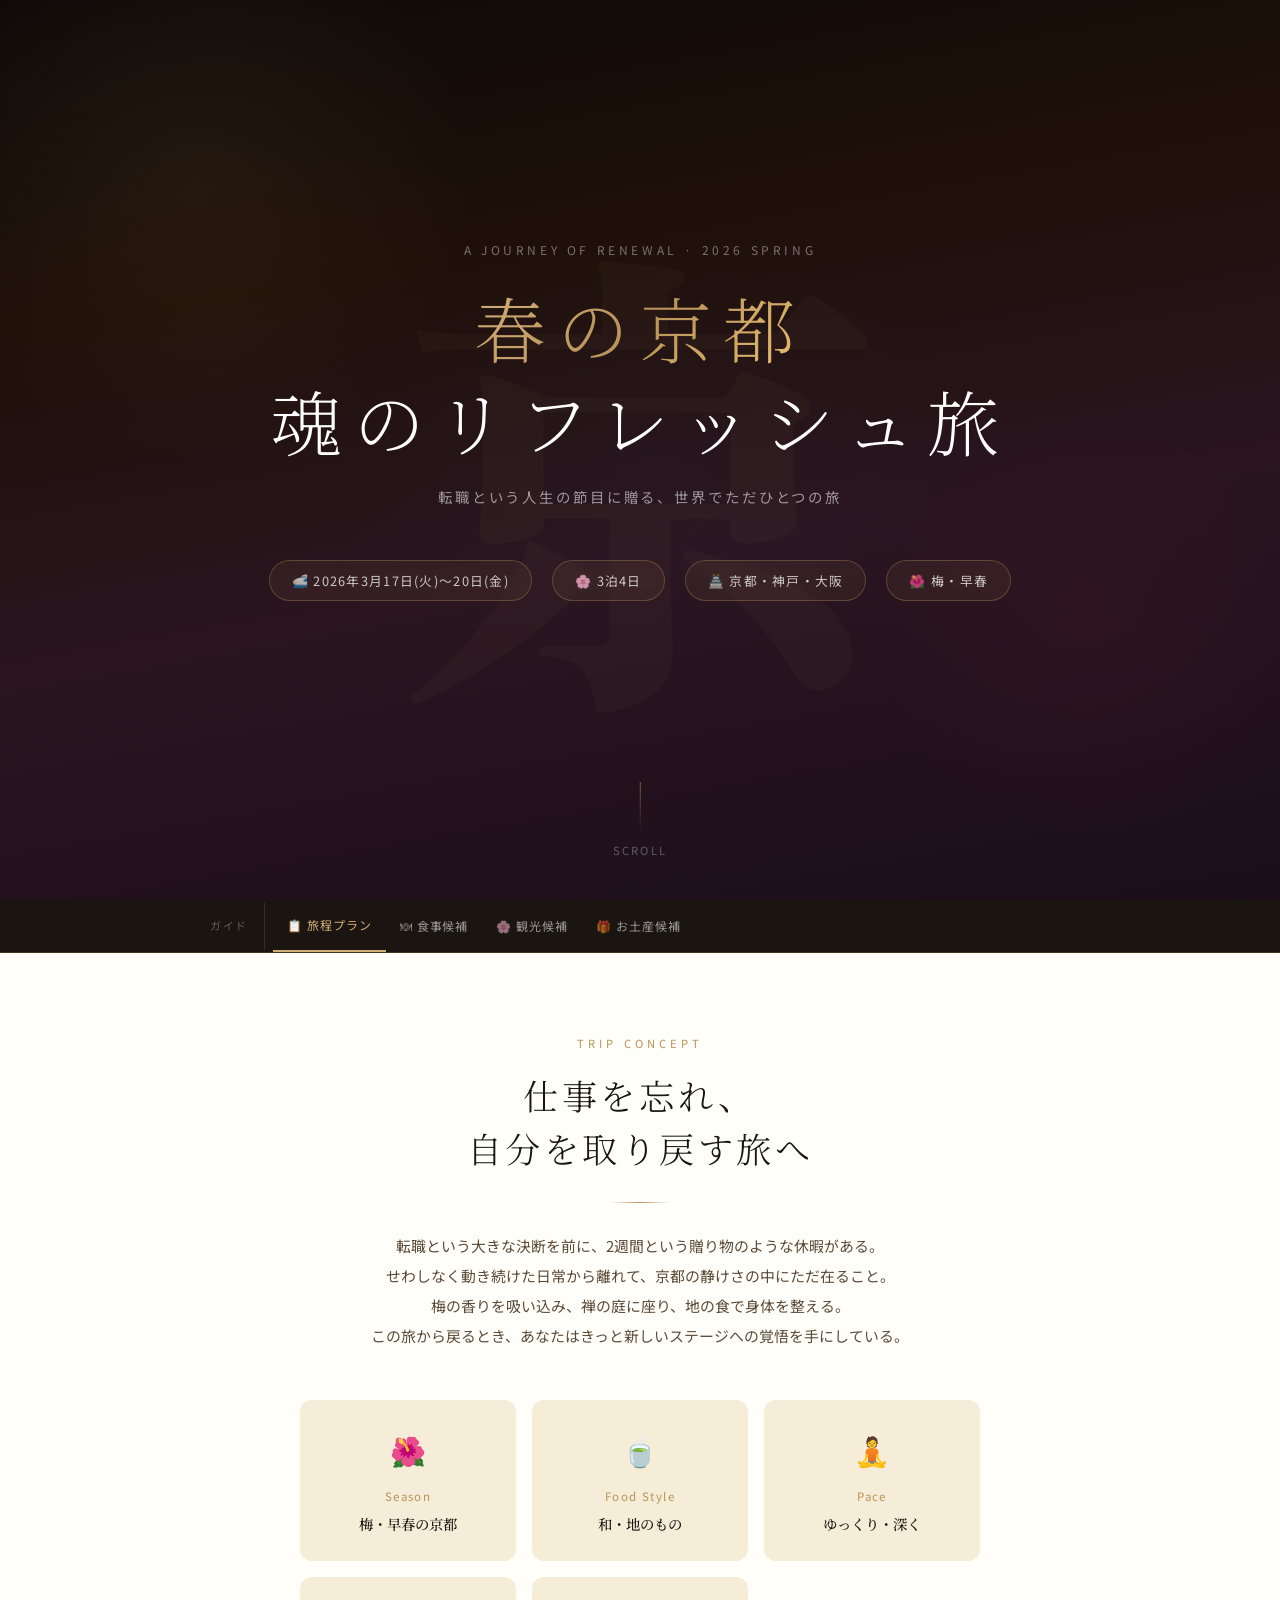
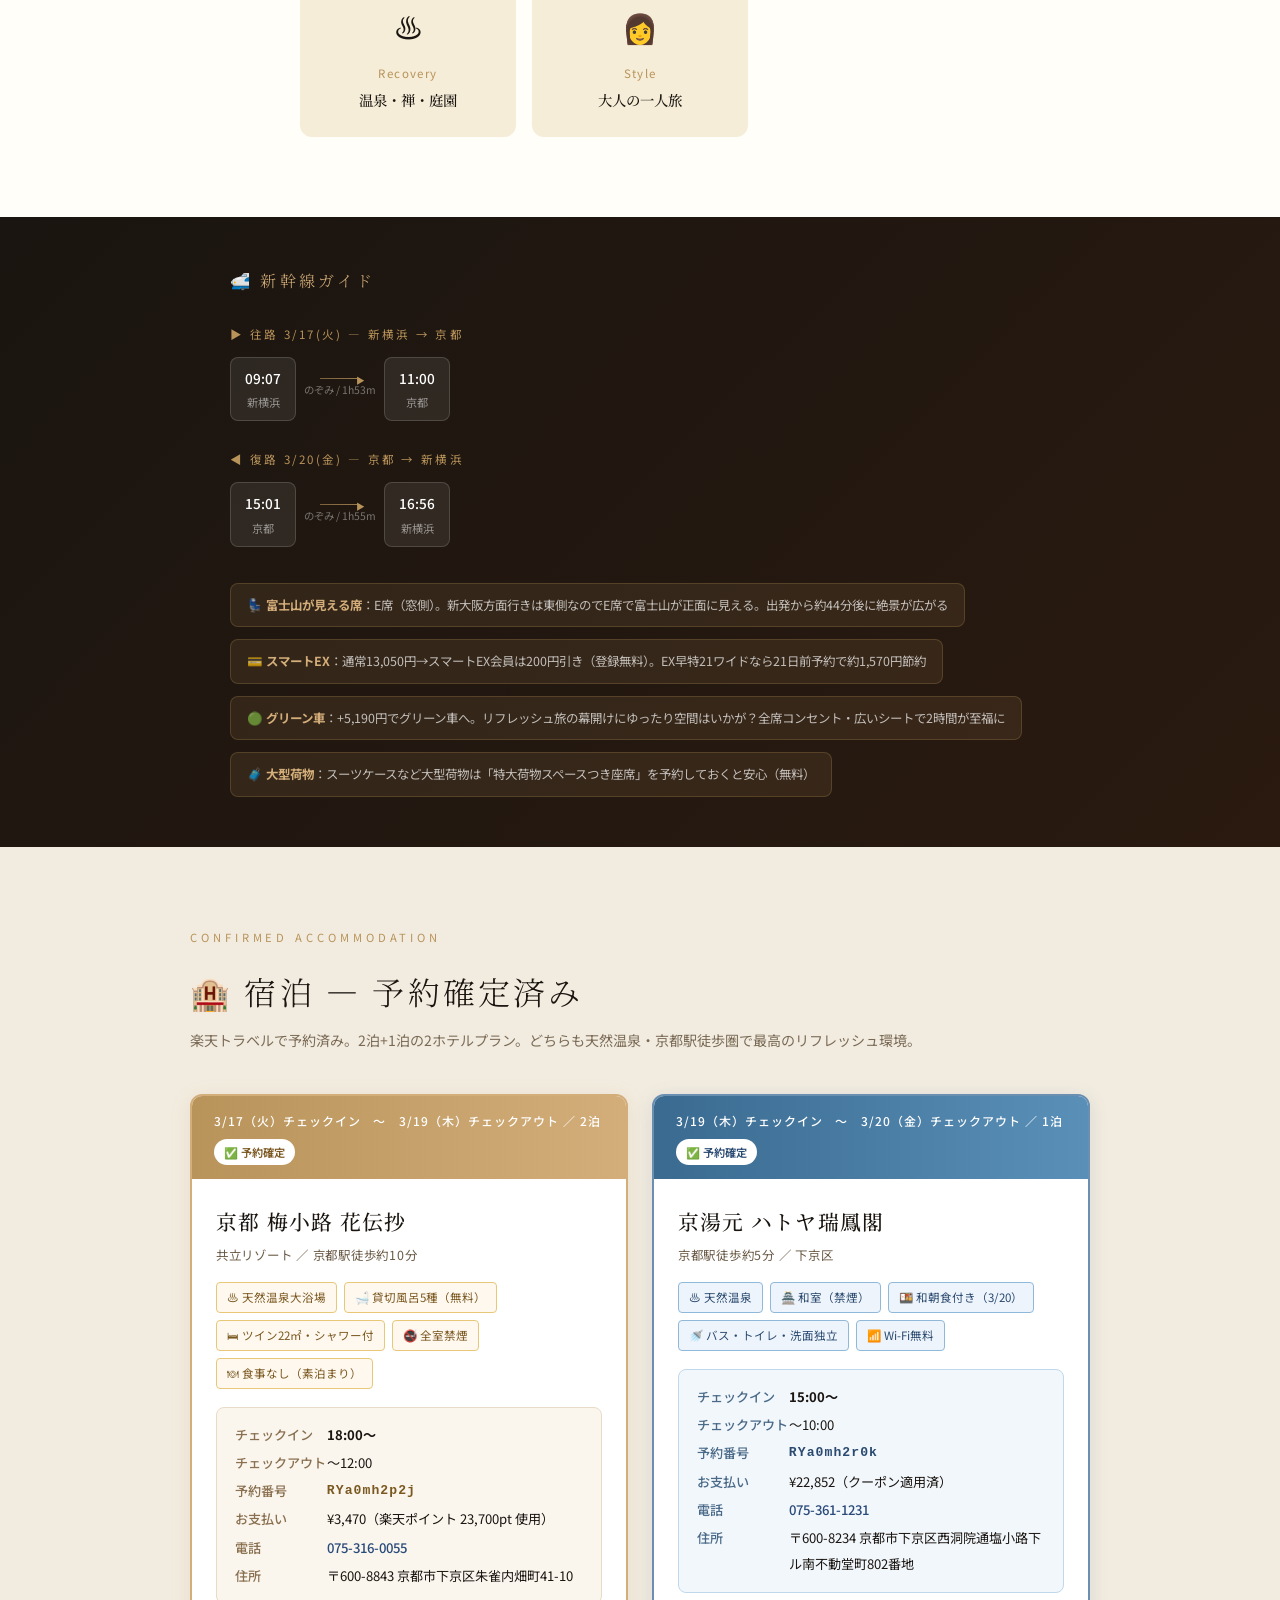
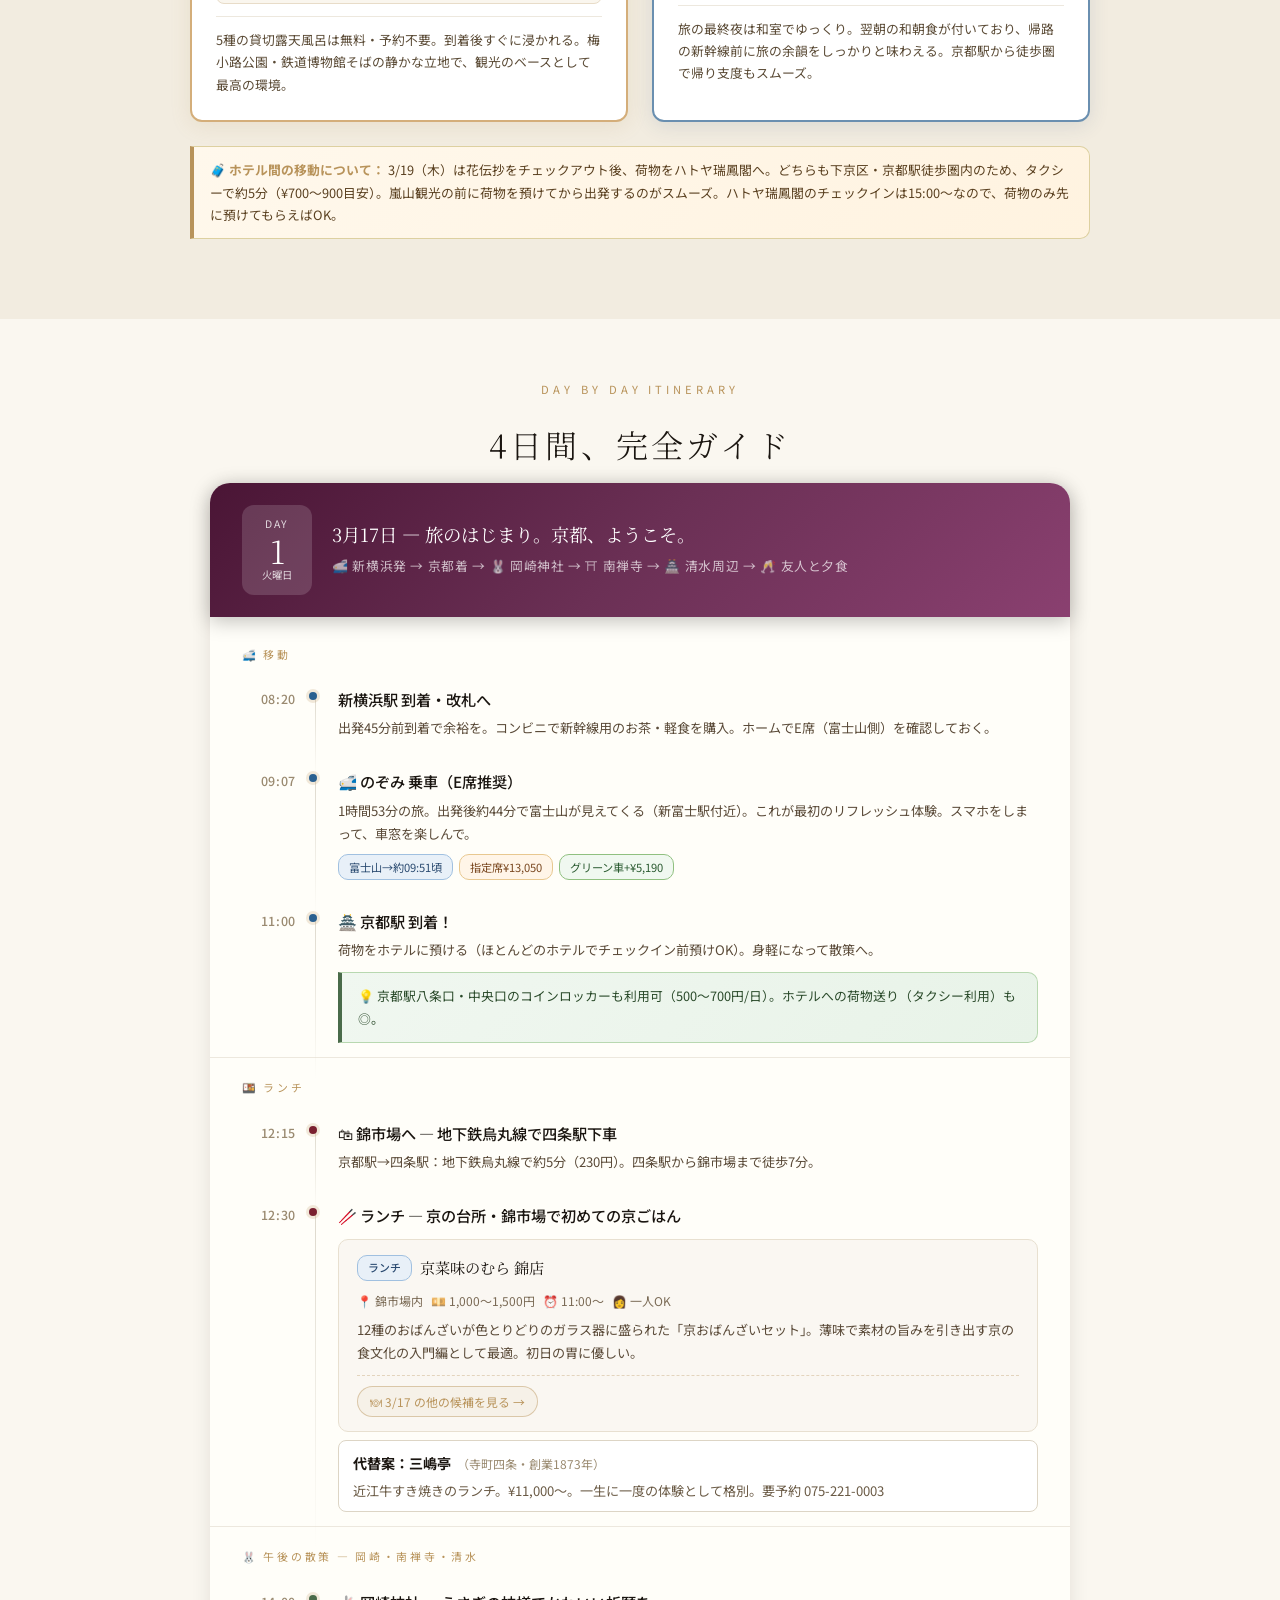
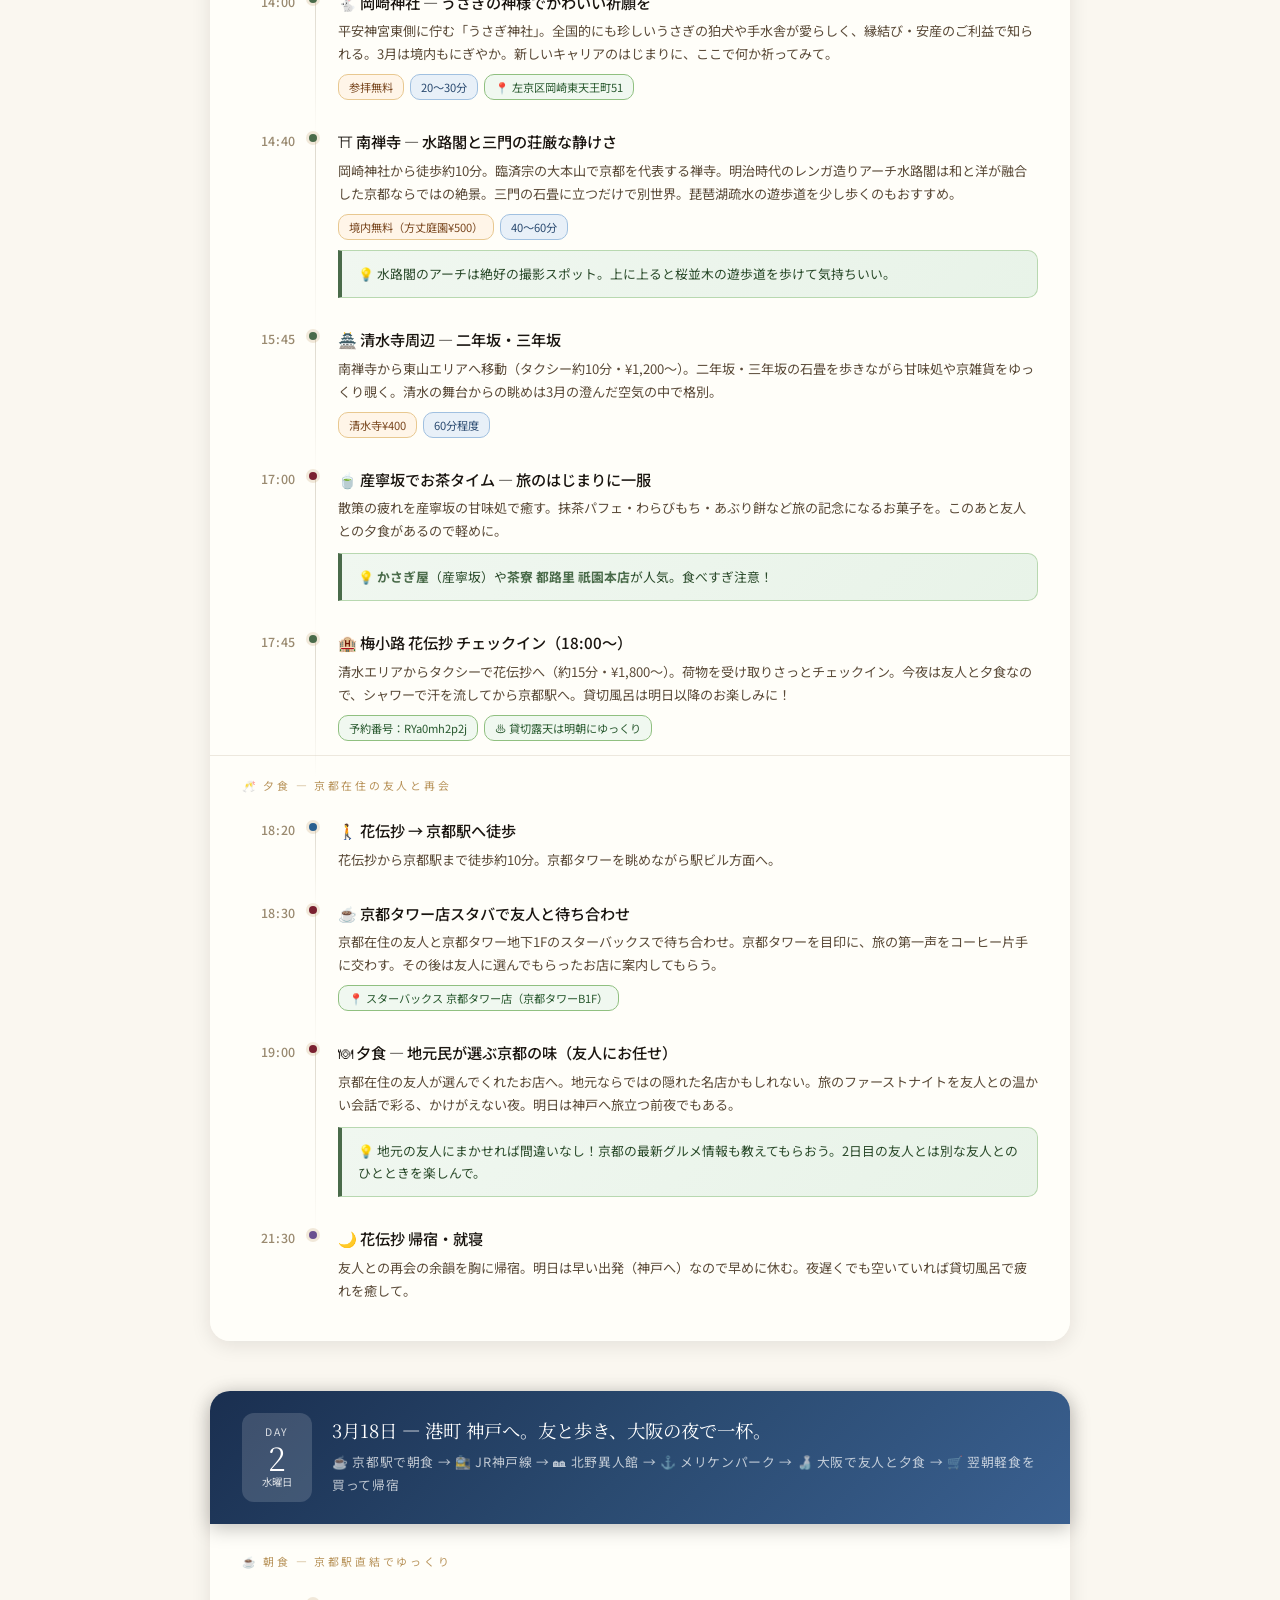
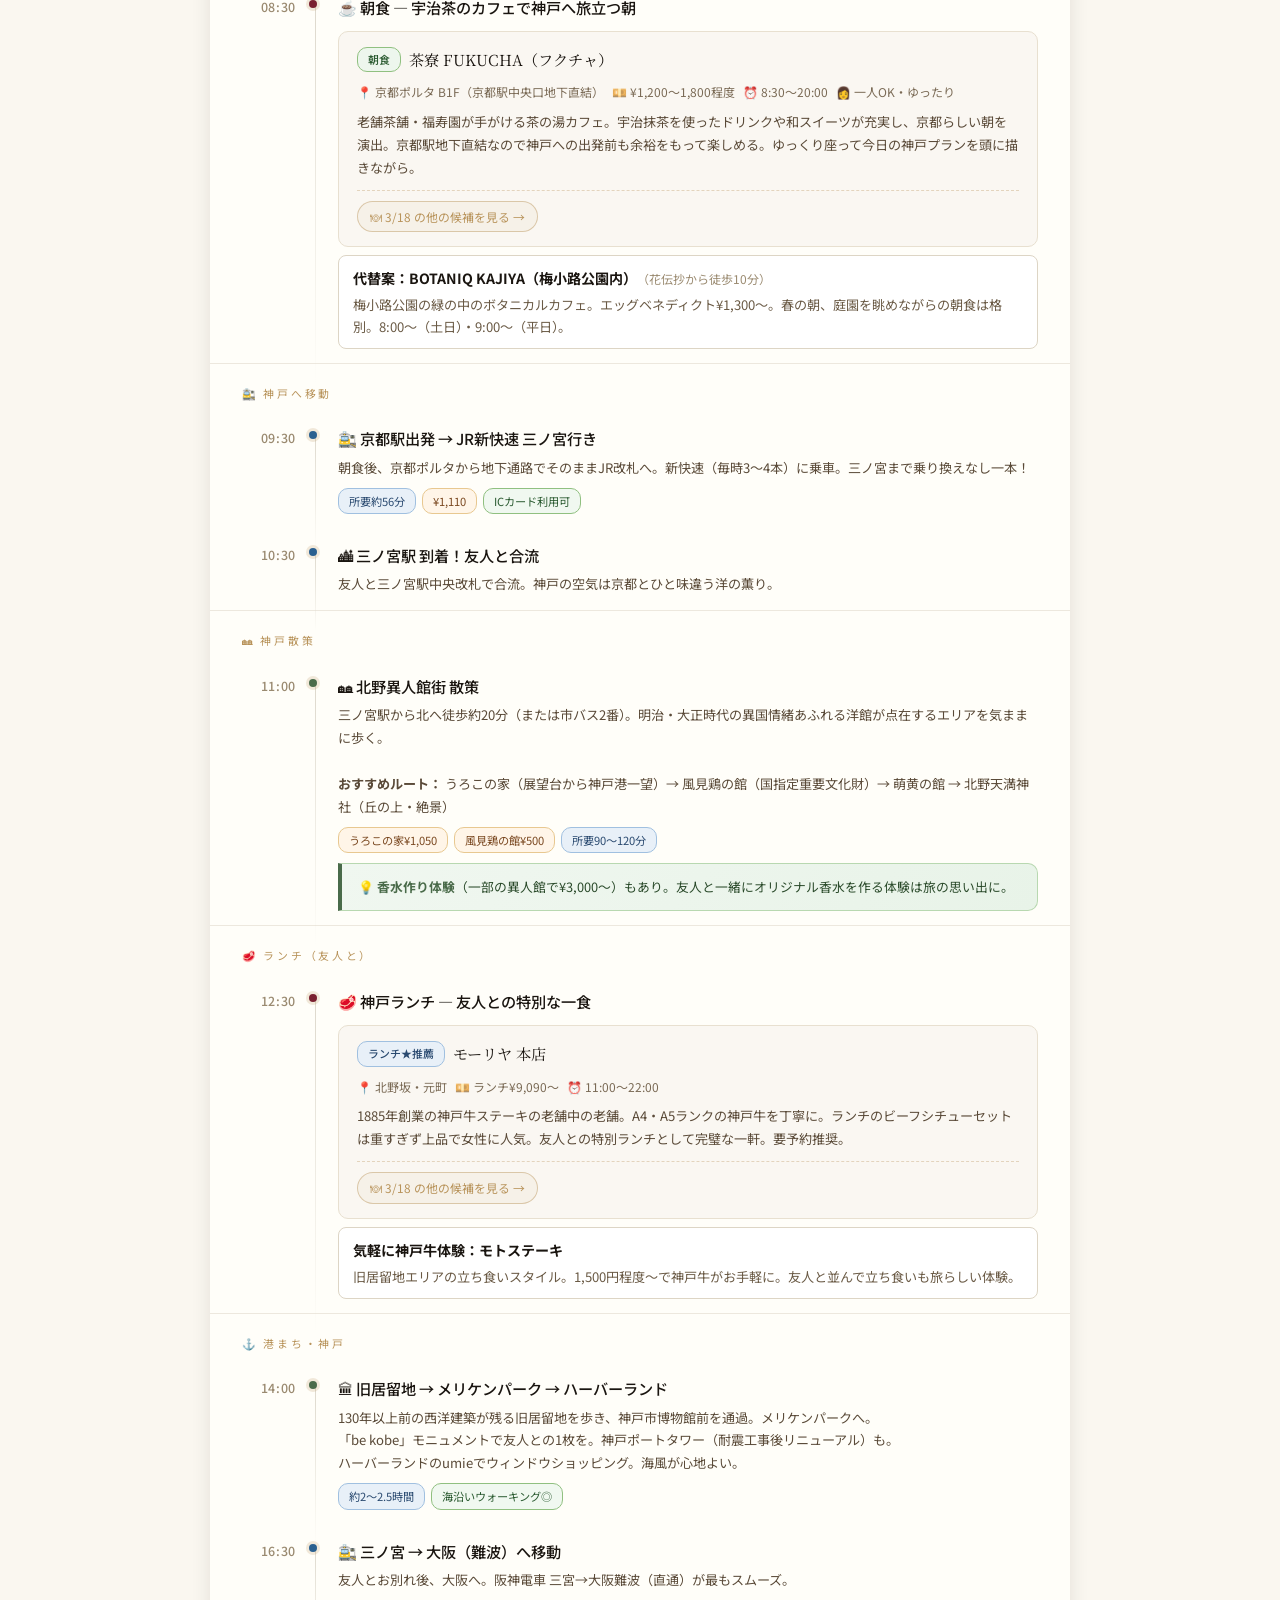
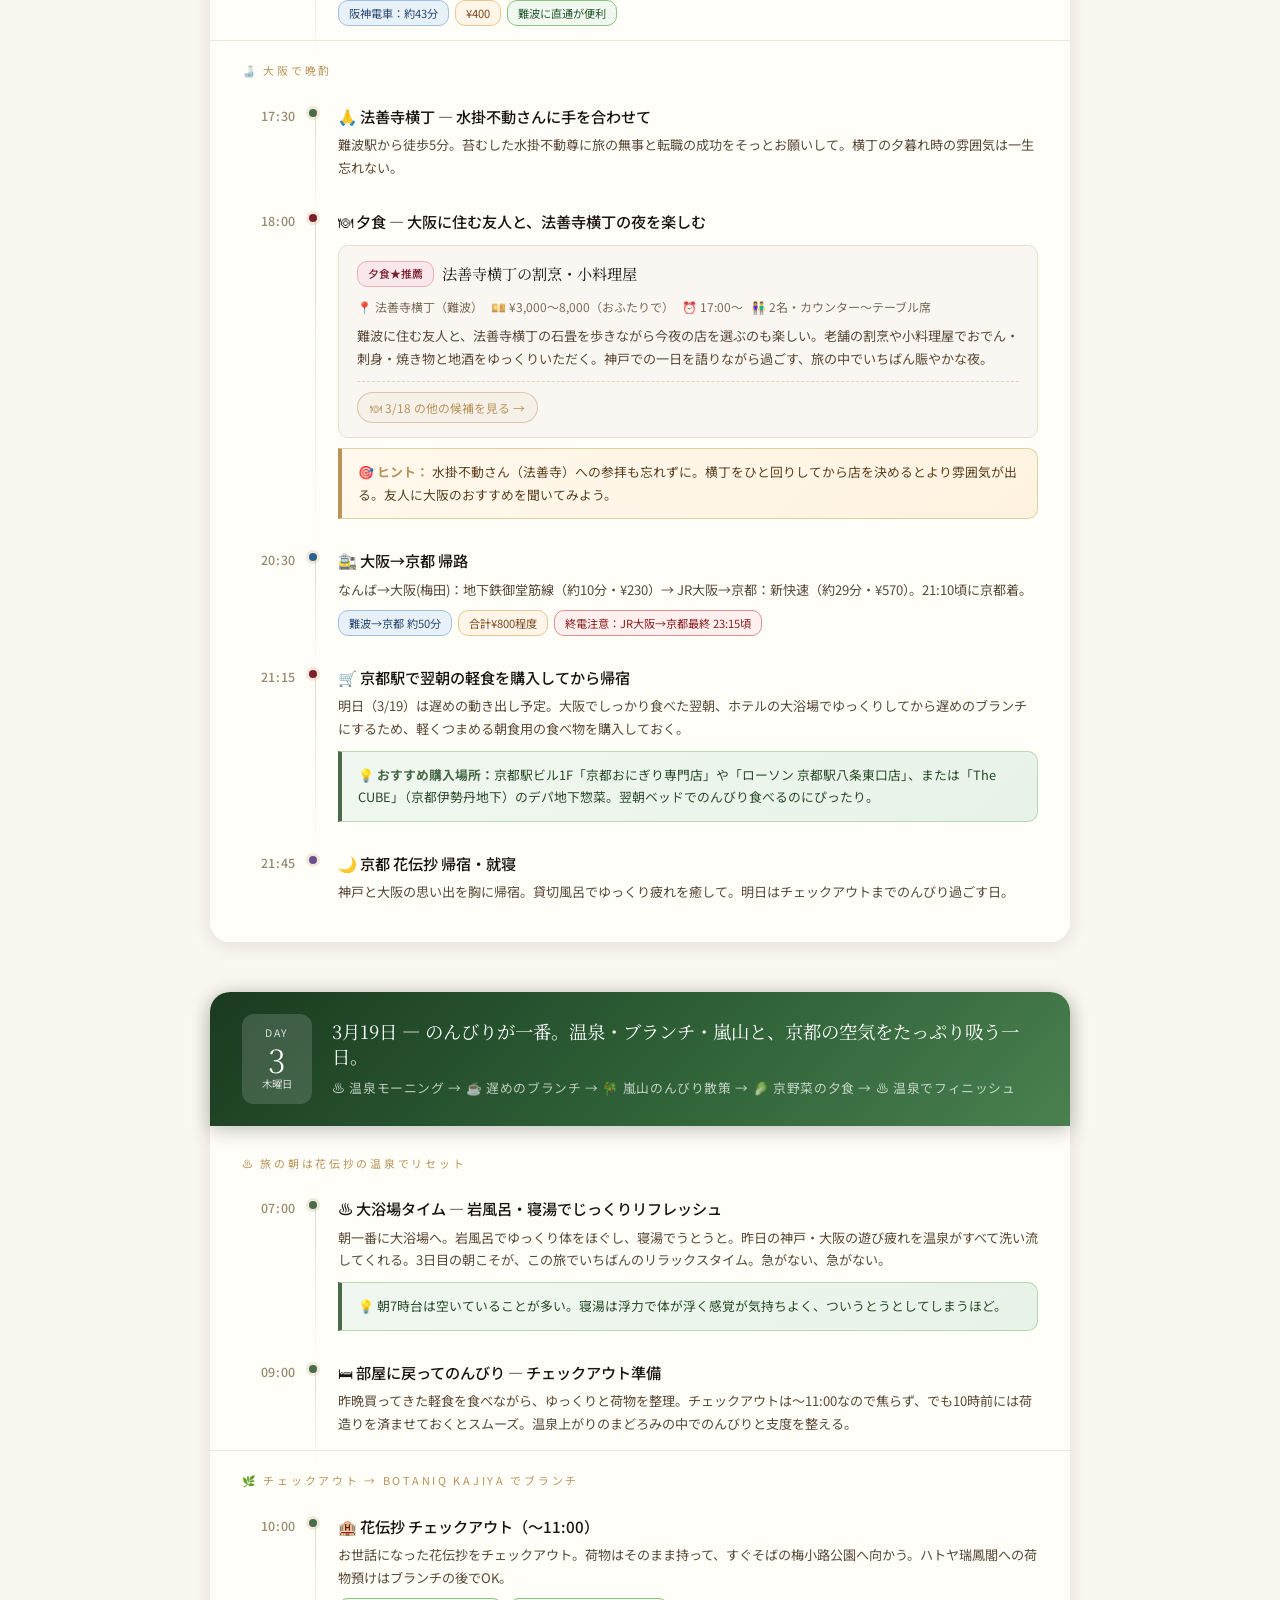
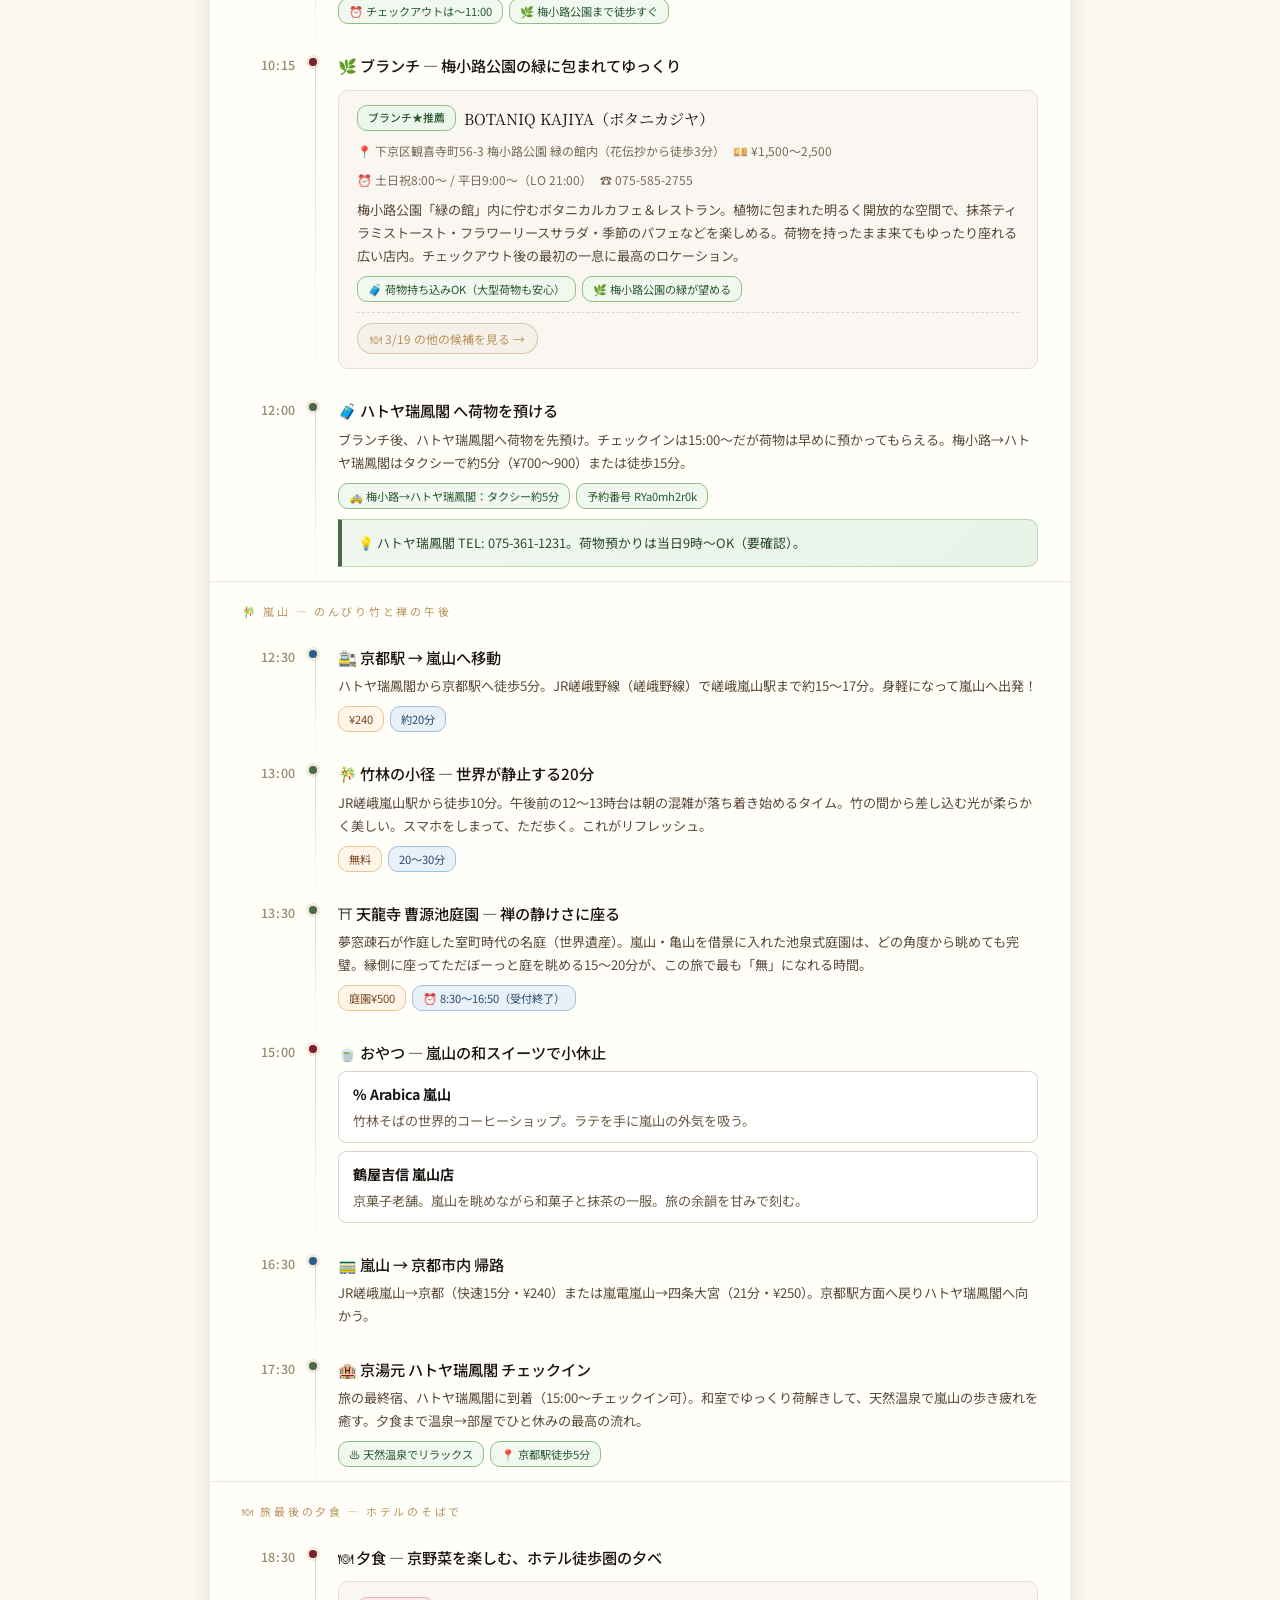
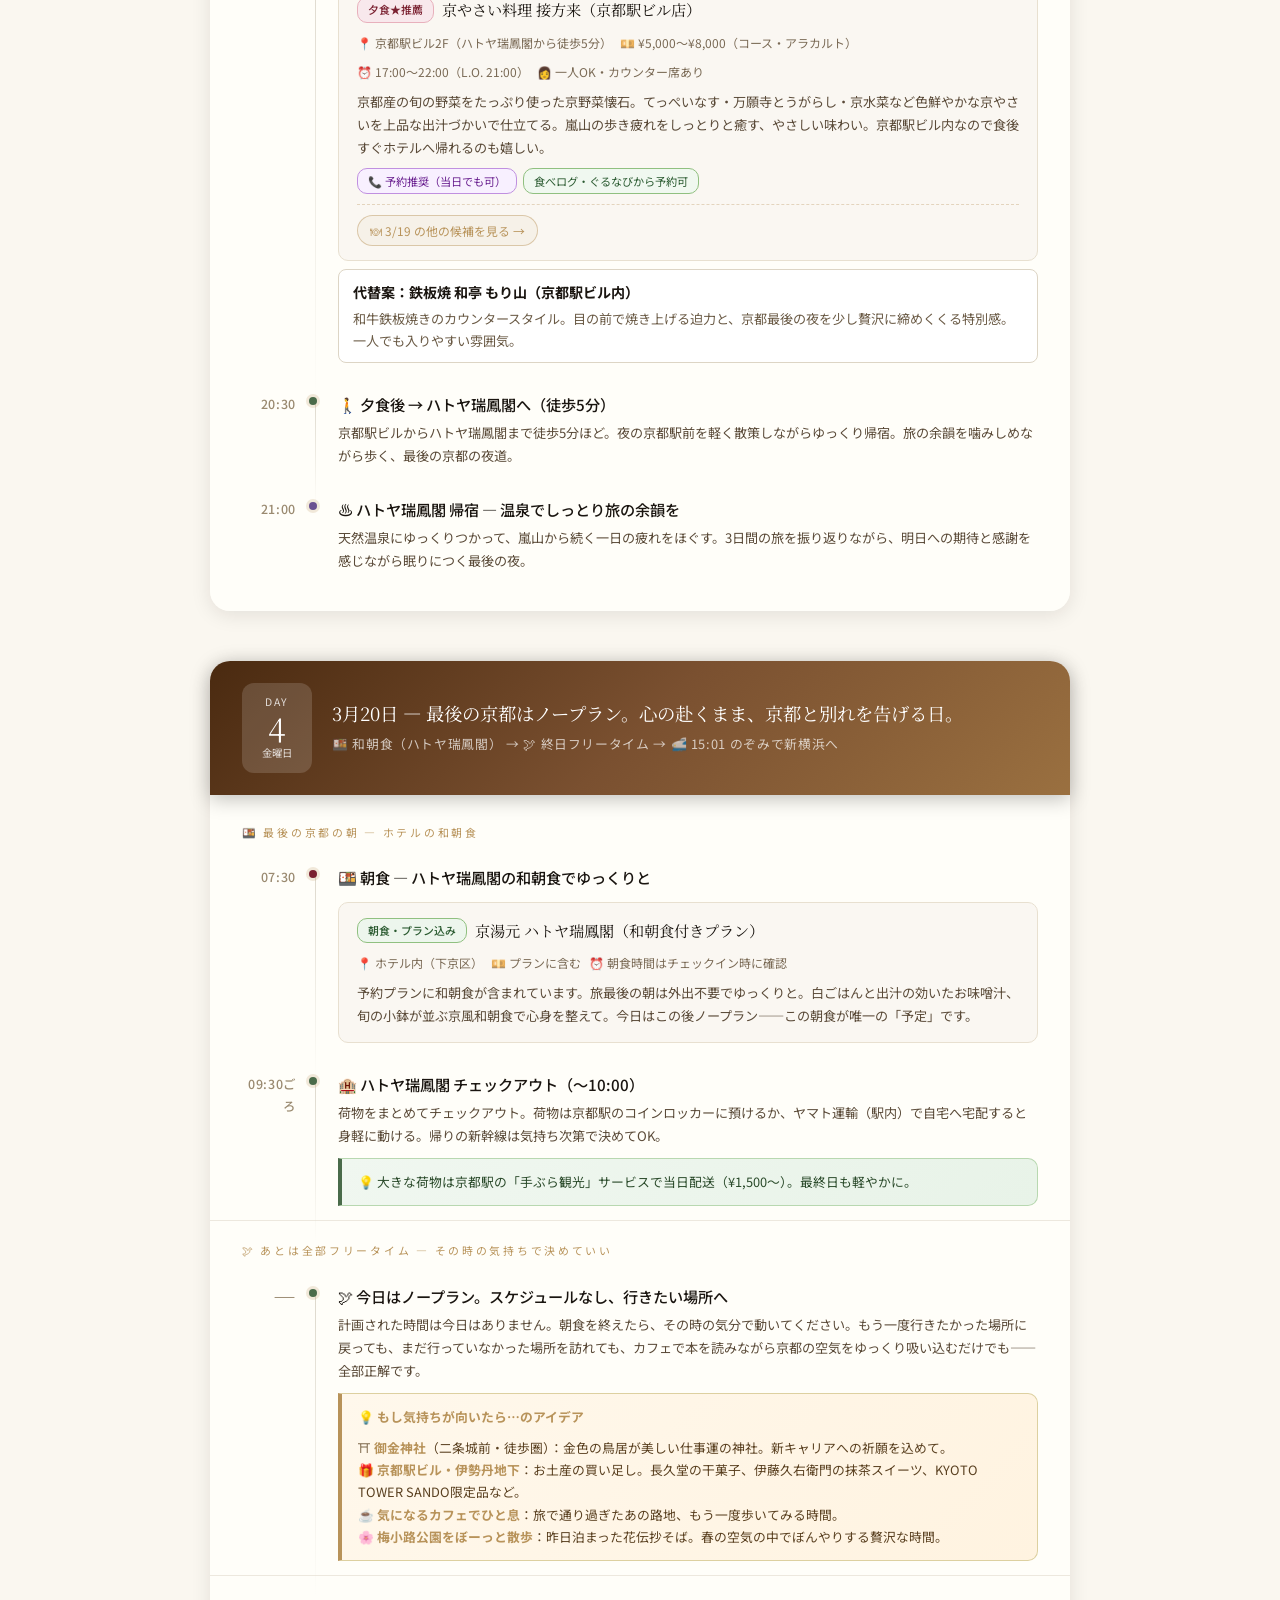
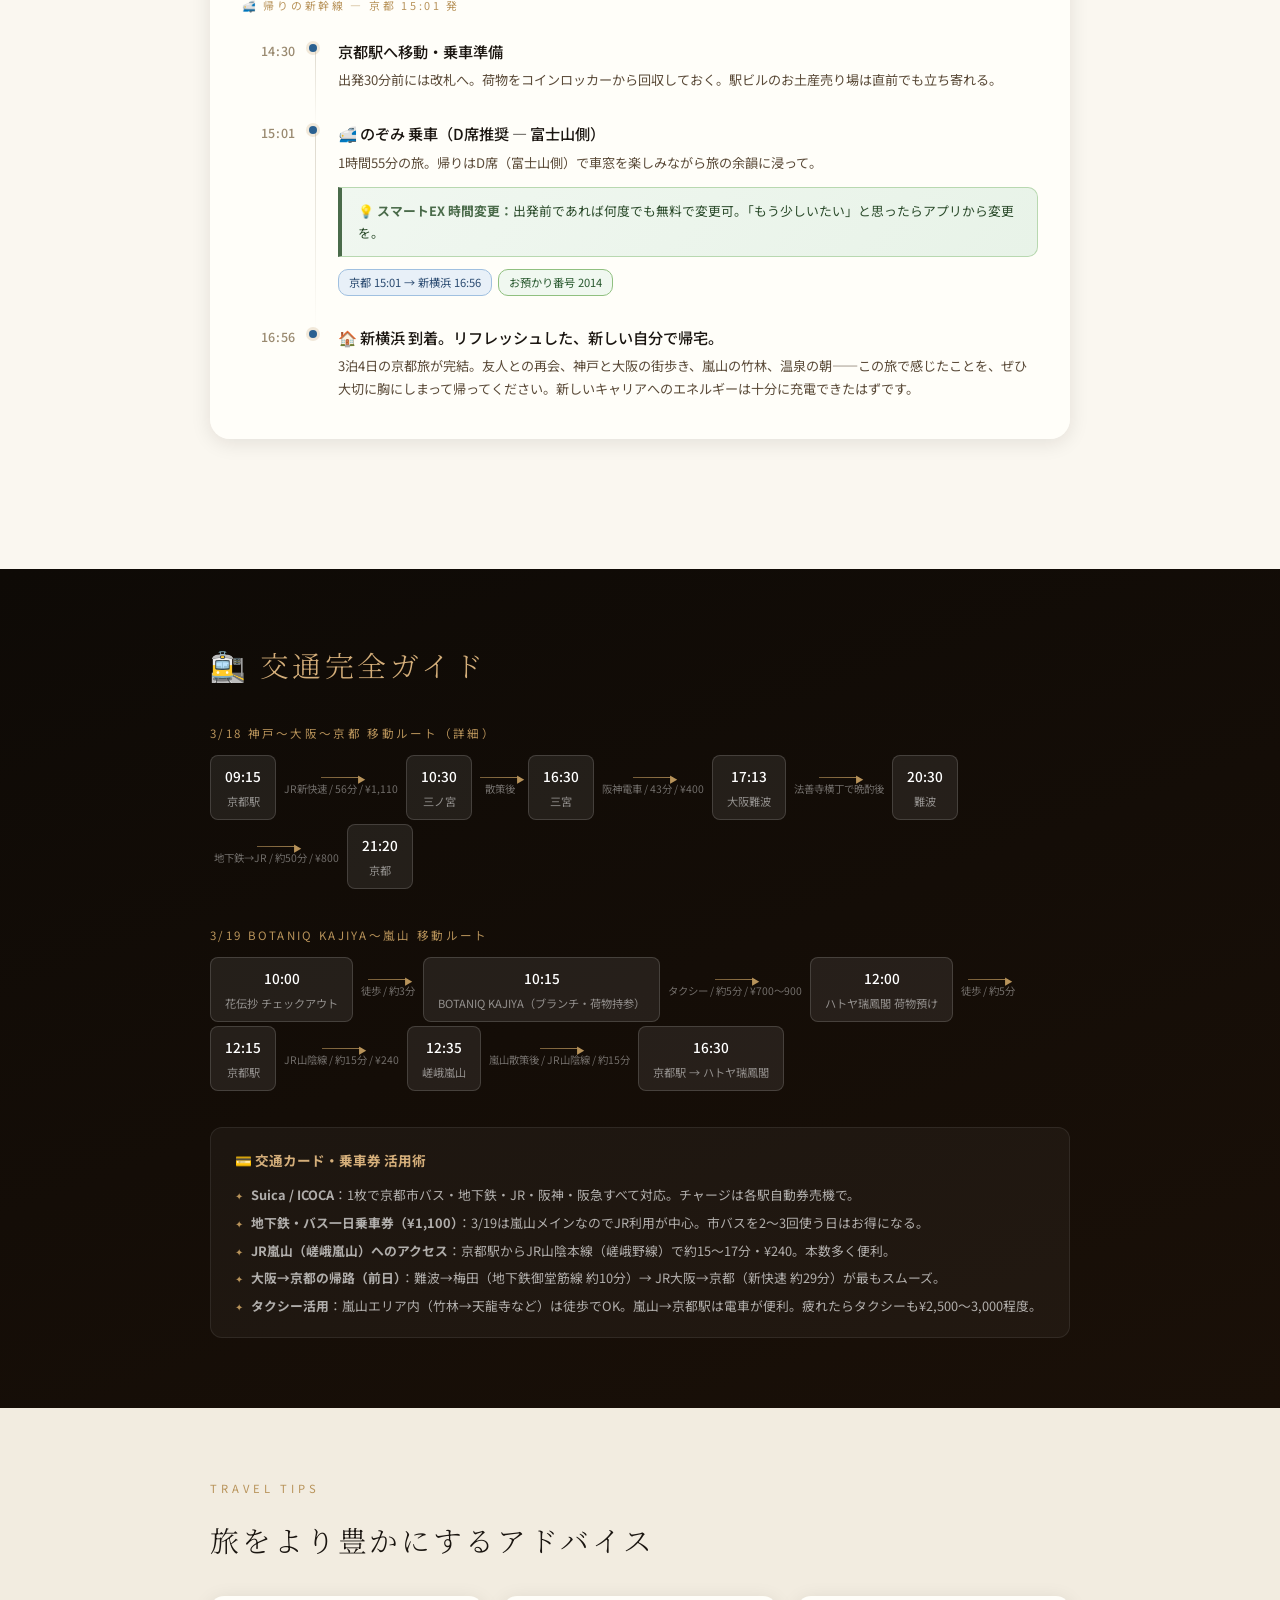
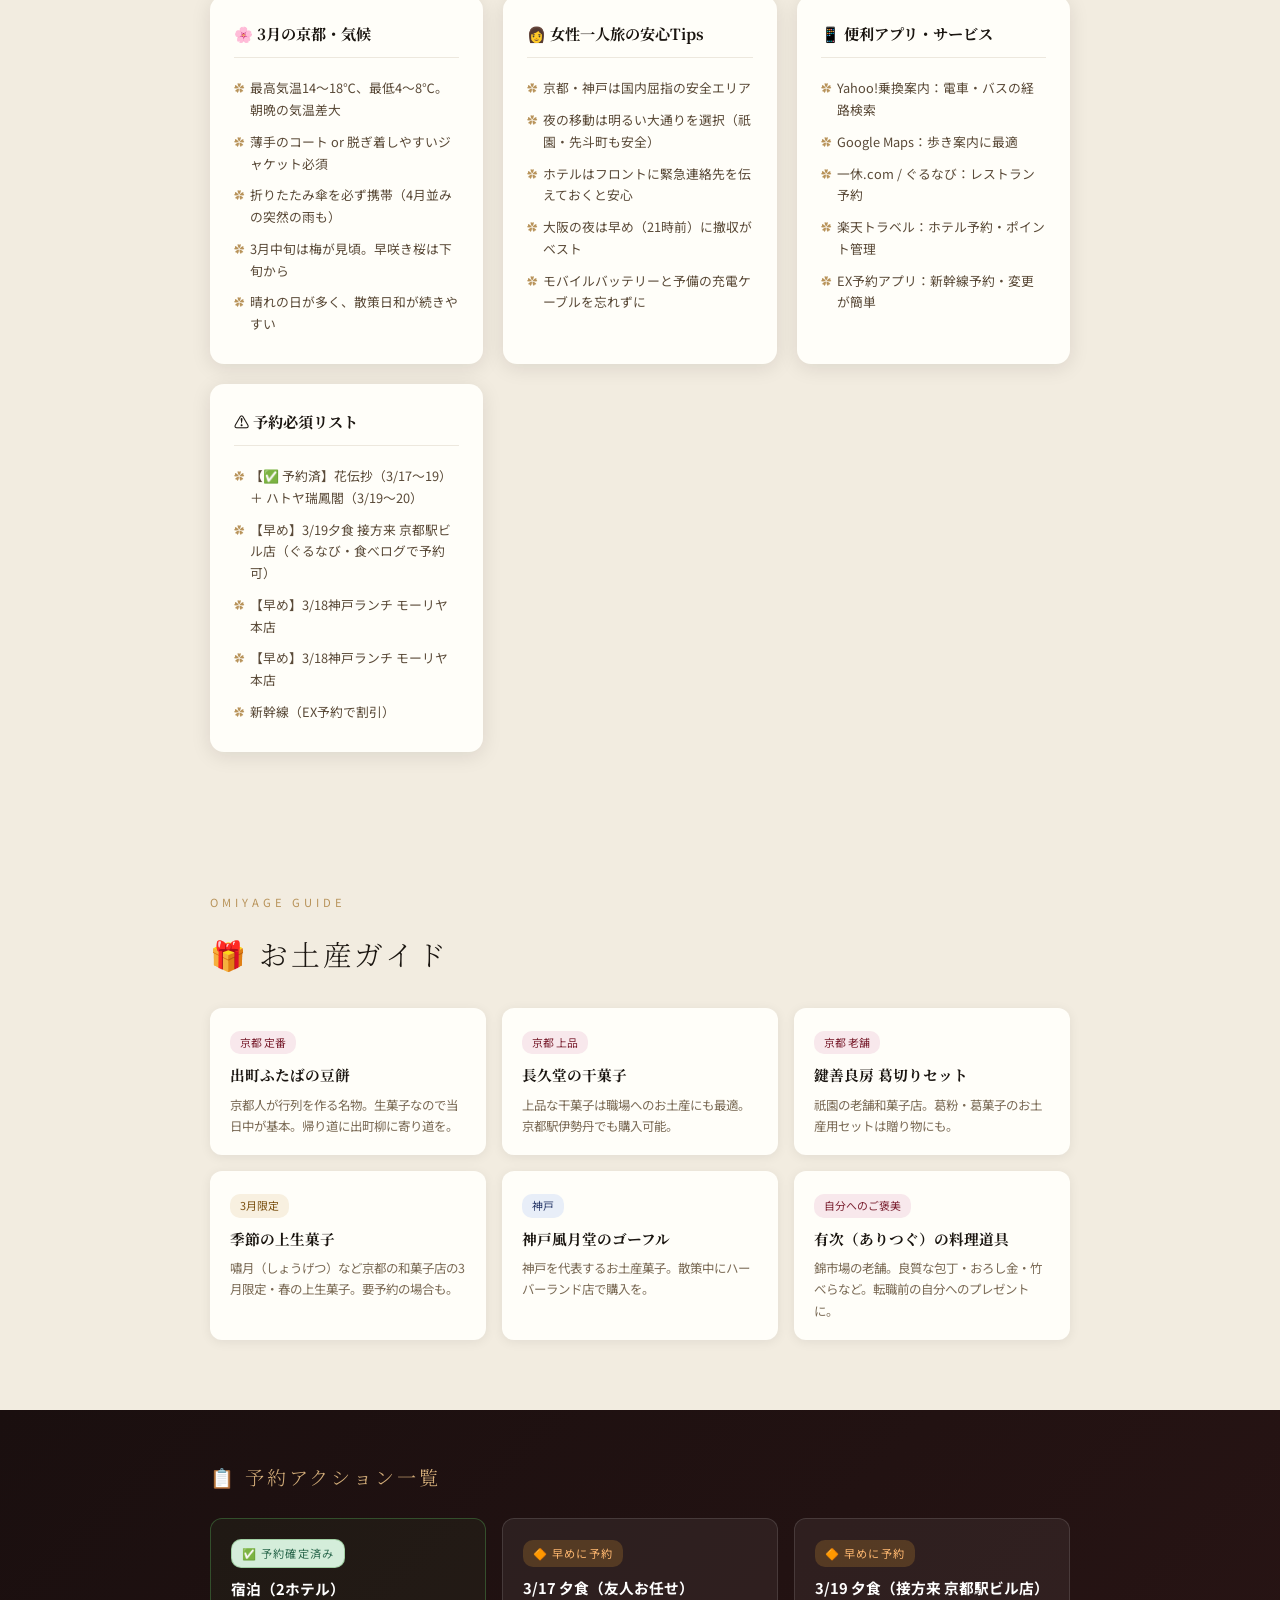
<file: index.html>
<!DOCTYPE html>
<html lang="ja">
<head>
<meta charset="UTF-8">
<meta name="viewport" content="width=device-width, initial-scale=1.0">
<title>春の京都 — 魂のリフレッシュ旅 2026.3.17-20</title>
<style>
@import url('https://fonts.googleapis.com/css2?family=Noto+Serif+JP:wght@200;300;400;500;700&family=Noto+Sans+JP:wght@300;400;500&family=Zen+Antique&display=swap');

:root{
  --ink:#1a1510;--gold:#b8935a;--gold-lt:#d4ae7a;--gold-pale:#f5edd8;
  --cream:#faf7f0;--off:#f2ece0;--white:#fffef9;
  --red:#7a2030;--sage:#4a6b4a;--blue:#2a4a6b;--umber:#6b4a2a;
  --d1:#6b3055;--d2:#2a4a70;--d3:#2d5e35;--d4:#7a5030;
  --shadow:0 8px 40px rgba(26,21,16,.13);
  --shadow-lg:0 20px 80px rgba(26,21,16,.2);
}
*{margin:0;padding:0;box-sizing:border-box;}
html{scroll-behavior:smooth;}
body{
  font-family:'Noto Sans JP',sans-serif;
  background:var(--cream);color:var(--ink);line-height:1.8;
  overflow-x:hidden;
}

/* ─── HERO ─── */
.hero{
  min-height:100vh;
  background:linear-gradient(170deg,#0e0a08 0%,#1e1008 30%,#2a1520 60%,#1a0e1a 100%);
  display:flex;flex-direction:column;
  align-items:center;justify-content:center;
  text-align:center;padding:60px 20px;
  position:relative;overflow:hidden;
}
.hero-pattern{
  position:absolute;inset:0;
  background-image:
    radial-gradient(ellipse 400px 400px at 15% 20%,rgba(184,147,90,.08) 0%,transparent 70%),
    radial-gradient(ellipse 300px 300px at 85% 70%,rgba(122,32,48,.1) 0%,transparent 70%),
    radial-gradient(ellipse 500px 300px at 50% 50%,rgba(42,74,112,.06) 0%,transparent 70%);
}
.hero-mon{
  position:absolute;opacity:.04;
  font-size:clamp(200px,40vw,500px);
  font-family:'Zen Antique',serif;
  color:var(--gold);
  line-height:1;user-select:none;
  transform:translateY(10px);
}
.hero-petals{
  position:absolute;inset:0;pointer-events:none;
  overflow:hidden;
}
.petal{
  position:absolute;font-size:clamp(10px,2vw,20px);
  animation:fall linear infinite;
  opacity:0;
}
@keyframes fall{
  0%{transform:translateY(-20px) rotate(0deg);opacity:0;}
  10%{opacity:.6;}
  90%{opacity:.3;}
  100%{transform:translateY(110vh) rotate(720deg);opacity:0;}
}
.hero-eyebrow{
  font-size:.75rem;letter-spacing:.3em;
  color:rgba(255,255,255,.4);margin-bottom:20px;
  text-transform:uppercase;position:relative;
}
.hero-title{
  font-family:'Noto Serif JP',serif;
  font-size:clamp(2rem,6vw,4.5rem);
  font-weight:200;letter-spacing:.15em;
  color:#fff;line-height:1.3;
  margin-bottom:16px;position:relative;
}
.hero-title em{
  font-style:normal;
  background:linear-gradient(135deg,var(--gold-lt),var(--gold),#e8c070);
  -webkit-background-clip:text;-webkit-text-fill-color:transparent;
  background-clip:text;
}
.hero-subtitle{
  font-size:.9rem;letter-spacing:.2em;
  color:rgba(255,255,255,.55);
  margin-bottom:50px;position:relative;
}
.hero-dates{
  display:flex;gap:20px;flex-wrap:wrap;
  justify-content:center;position:relative;
  margin-bottom:60px;
}
.hero-date-chip{
  border:1px solid rgba(184,147,90,.35);
  background:rgba(184,147,90,.08);
  color:rgba(255,255,255,.75);
  padding:8px 22px;border-radius:30px;
  font-size:.8rem;letter-spacing:.1em;
  backdrop-filter:blur(4px);
}
.hero-scroll{
  position:absolute;bottom:40px;left:50%;transform:translateX(-50%);
  display:flex;flex-direction:column;align-items:center;
  gap:8px;color:rgba(255,255,255,.3);font-size:.7rem;letter-spacing:.2em;
  animation:pulse 2s ease-in-out infinite;
}
.hero-scroll-line{
  width:1px;height:50px;
  background:linear-gradient(to bottom,rgba(184,147,90,.6),transparent);
}
@keyframes pulse{
  0%,100%{opacity:.4;transform:translateX(-50%) translateY(0);}
  50%{opacity:.8;transform:translateX(-50%) translateY(6px);}
}

/* ─── CONCEPT ─── */
.concept{
  background:var(--white);
  padding:80px 20px;
  text-align:center;
}
.concept-inner{max-width:680px;margin:0 auto;}
.section-label{
  font-size:.7rem;letter-spacing:.35em;
  color:var(--gold);text-transform:uppercase;
  margin-bottom:16px;display:block;
}
.concept h2{
  font-family:'Noto Serif JP',serif;
  font-size:clamp(1.6rem,3vw,2.2rem);
  font-weight:300;letter-spacing:.1em;
  color:var(--ink);margin-bottom:28px;line-height:1.5;
}
.concept-divider{
  width:60px;height:1px;
  background:linear-gradient(90deg,transparent,var(--gold),transparent);
  margin:0 auto 28px;
}
.concept p{
  font-size:.93rem;color:#5a4a38;
  line-height:2;
}
.concept-cards{
  display:grid;grid-template-columns:repeat(auto-fit,minmax(160px,1fr));
  gap:16px;margin-top:50px;
}
.concept-card{
  background:var(--gold-pale);
  border-radius:12px;padding:24px 18px;
  text-align:center;
}
.concept-card .cc-icon{font-size:1.8rem;margin-bottom:10px;}
.concept-card .cc-label{
  font-size:.72rem;color:var(--gold);
  letter-spacing:.12em;margin-bottom:4px;
}
.concept-card .cc-val{
  font-family:'Noto Serif JP',serif;
  font-size:.9rem;color:var(--ink);font-weight:500;
}

/* ─── SHINKANSEN BANNER ─── */
.shinkansen{
  background:linear-gradient(135deg,#1a1510,#2a1a10);
  padding:50px 20px;
  color:#fff;
}
.shinkansen-inner{
  max-width:820px;margin:0 auto;
}
.shinkansen h3{
  font-family:'Noto Serif JP',serif;
  font-size:1rem;font-weight:300;
  letter-spacing:.2em;color:var(--gold-lt);
  margin-bottom:28px;
  display:flex;align-items:center;gap:12px;
}
.shinkansen-route{
  display:flex;align-items:center;
  gap:0;flex-wrap:nowrap;
  overflow-x:auto;padding-bottom:8px;
}
.stn{text-align:center;flex-shrink:0;}
.stn-time{
  font-size:1.6rem;font-weight:300;
  letter-spacing:.05em;color:#fff;
  line-height:1;
}
.stn-name{
  font-size:.78rem;color:rgba(255,255,255,.5);
  margin-top:4px;letter-spacing:.1em;
}
.stn-platform{
  font-size:.65rem;color:var(--gold);
  margin-top:3px;
}
.route-line{
  flex:1;min-width:80px;
  display:flex;flex-direction:column;
  align-items:center;gap:4px;
  padding:0 12px;
}
.rl-bar{
  width:100%;height:2px;
  background:linear-gradient(90deg,var(--gold),var(--gold-lt),var(--gold));
  position:relative;
}
.rl-bar::after{
  content:'▶';position:absolute;right:-6px;top:-8px;
  font-size:.7rem;color:var(--gold-lt);
}
.rl-info{font-size:.7rem;color:rgba(255,255,255,.5);letter-spacing:.05em;}
.shinkansen-tips{
  display:flex;flex-wrap:wrap;gap:12px;margin-top:24px;
}
.stip{
  background:rgba(184,147,90,.12);
  border:1px solid rgba(184,147,90,.25);
  border-radius:8px;padding:10px 16px;
  font-size:.78rem;color:rgba(255,255,255,.7);
}
.stip strong{color:var(--gold-lt);}

/* ─── HOTELS ─── */
.hotels{
  padding:80px 20px;
  background:var(--off);
}
.hotels-inner{max-width:900px;margin:0 auto;}
.sec-header{margin-bottom:40px;}
.sec-header h2{
  font-family:'Noto Serif JP',serif;
  font-size:clamp(1.4rem,3vw,2rem);
  font-weight:300;color:var(--ink);
  letter-spacing:.1em;margin-bottom:8px;
}
.sec-header p{font-size:.88rem;color:#7a6a55;}
.hotel-grid{
  display:grid;
  grid-template-columns:repeat(auto-fit,minmax(270px,1fr));
  gap:22px;
}
.hotel-card{
  background:var(--white);
  border-radius:16px;overflow:hidden;
  box-shadow:var(--shadow);
  transition:transform .25s,box-shadow .25s;
}
.hotel-card:hover{
  transform:translateY(-4px);
  box-shadow:var(--shadow-lg);
}
.hotel-card-band{height:6px;}
.hb-gold{background:linear-gradient(90deg,var(--gold),var(--gold-lt),#e8c070);}
.hb-silver{background:linear-gradient(90deg,#aaa8a0,#c8c4bc);}
.hb-sage{background:linear-gradient(90deg,var(--sage),#6a9b6a);}
.hotel-card-body{padding:22px 24px;}
.hotel-rank{
  display:inline-flex;align-items:center;gap:6px;
  font-size:.7rem;padding:3px 12px;border-radius:20px;
  margin-bottom:12px;font-weight:500;
}
.hr-1{background:#fff8e8;color:#8b6020;border:1px solid #e8c876;}
.hr-2{background:#f0f4f8;color:#3a5a80;border:1px solid #a0c0e0;}
.hr-3{background:#f0f8f0;color:#3a6a3a;border:1px solid #90c090;}
.hotel-name{
  font-family:'Noto Serif JP',serif;
  font-size:1.05rem;color:var(--ink);
  margin-bottom:4px;line-height:1.4;
}
.hotel-sub{
  font-size:.75rem;color:#9a8a75;
  letter-spacing:.05em;margin-bottom:12px;
}
.hotel-features{
  display:flex;flex-wrap:wrap;gap:6px;
  margin-bottom:14px;
}
.hf{
  font-size:.68rem;
  background:var(--gold-pale);
  color:#6a5030;
  padding:2px 10px;border-radius:10px;
}
.hotel-desc{
  font-size:.82rem;color:#5a4a38;
  line-height:1.75;margin-bottom:14px;
}
.hotel-price{
  border-top:1px solid #ede8de;
  padding-top:12px;
  display:flex;align-items:baseline;gap:8px;
}
.hp-label{font-size:.72rem;color:#9a8a75;}
.hp-val{font-size:1rem;font-weight:500;color:var(--gold);}
.hp-note{font-size:.7rem;color:#aaa;}

/* ─── DAYS ─── */
.days{padding:20px 20px 80px;max-width:900px;margin:0 auto;}
.day-card{
  margin-bottom:50px;
  border-radius:20px;
  box-shadow:var(--shadow);
  overflow:visible;
}
.day-head{
  padding:22px 32px;
  color:#fff;
  display:grid;
  grid-template-columns:auto 1fr;
  gap:20px;align-items:center;
  border-radius:20px 20px 0 0;
  position:sticky;
  top:46px;
  z-index:50;
  box-shadow:0 4px 20px rgba(0,0,0,.25);
}
.dh-d1{background:linear-gradient(135deg,#4a1535,var(--d1),#8a4070);}
.dh-d2{background:linear-gradient(135deg,#1a2f50,var(--d2),#3a6090);}
.dh-d3{background:linear-gradient(135deg,#1a3a20,var(--d3),#4a8050);}
.dh-d4{background:linear-gradient(135deg,#4a2a10,var(--d4),#9a7040);}
.day-badge{
  background:rgba(255,255,255,.15);
  border-radius:12px;padding:10px 16px;
  text-align:center;min-width:70px;
}
.db-day{font-size:.65rem;letter-spacing:.15em;opacity:.8;}
.db-num{
  font-family:'Noto Serif JP',serif;
  font-size:2rem;line-height:1;font-weight:300;
}
.db-wd{font-size:.65rem;opacity:.8;}
.day-info h3{
  font-family:'Noto Serif JP',serif;
  font-size:1.15rem;font-weight:400;
  margin-bottom:6px;line-height:1.4;
}
.day-info .di-sub{font-size:.8rem;opacity:.7;letter-spacing:.05em;}
.day-body{background:var(--white);border-radius:0 0 20px 20px;overflow:hidden;}

/* timeline */
.timeline{padding:8px 0 24px;}
.tl-group-label{
  font-size:.68rem;letter-spacing:.25em;
  color:var(--gold);text-transform:uppercase;
  padding:20px 32px 8px;
  border-top:1px solid #ede8de;
}
.tl-group-label:first-child{border-top:none;}
.tl-item{
  display:grid;
  grid-template-columns:70px 1fr;
  gap:0;
  padding:0 32px;
  position:relative;
}
.tl-item::before{
  content:'';
  position:absolute;
  left:105px;top:22px;bottom:-22px;
  width:1px;
  background:linear-gradient(to bottom,#ddd8cc,transparent);
}
.tl-item:last-child::before{display:none;}
.ti-time{
  padding:16px 0 0;
  font-size:.78rem;color:#9a8a70;
  font-weight:500;letter-spacing:.05em;
  text-align:right;padding-right:16px;
}
.ti-content{
  padding:14px 0 14px 24px;
  border-left:2px solid transparent;
  position:relative;
}
.ti-content::before{
  content:'';
  position:absolute;
  left:-5px;top:20px;
  width:8px;height:8px;
  border-radius:50%;
  background:var(--gold);
  box-shadow:0 0 0 3px rgba(184,147,90,.2);
}
.ti-dot-train::before{background:#2a6090;}
.ti-dot-food::before{background:var(--red);}
.ti-dot-walk::before{background:var(--sage);}
.ti-dot-sleep::before{background:#6a5090;}
.ti-title{
  font-size:.95rem;font-weight:500;
  color:var(--ink);margin-bottom:4px;
}
.ti-detail{
  font-size:.82rem;color:#5a4a38;line-height:1.75;
}
.ti-chips{
  display:flex;flex-wrap:wrap;gap:6px;margin-top:8px;
}
.ti-chip{
  font-size:.7rem;padding:2px 10px;
  border-radius:10px;
}
.tc-price{background:#fff5e8;color:#7a4820;border:1px solid #e8c890;}
.tc-time{background:#e8f0f8;color:#2a4a70;border:1px solid #a0c0e0;}
.tc-note{background:#f0f8f0;color:#2a5a30;border:1px solid #90c080;}
.tc-warn{background:#fff0f0;color:#8a2020;border:1px solid #e09090;}
.tc-book{background:#f8f0ff;color:#6a2090;border:1px solid #c090e0;}

/* rest card */
.rest-box{
  background:#faf7f2;border:1px solid #e8e0d0;
  border-radius:10px;padding:14px 18px;margin-top:10px;
}
.rb-header{
  display:flex;align-items:center;gap:8px;
  margin-bottom:8px;
}
.rb-badge{
  font-size:.68rem;padding:2px 10px;
  border-radius:10px;font-weight:500;
}
.rbb-dinner{background:#f8e8ec;color:var(--red);border:1px solid #e8b0bc;}
.rbb-lunch{background:#e8f0f8;color:#2a4a70;border:1px solid #a0c0e0;}
.rbb-breakfast{background:#edf6ed;color:#2a5a30;border:1px solid #90c080;}
.rbb-drinks{background:#fff0e0;color:#7a4820;border:1px solid #e8c090;}
.rb-name{
  font-family:'Noto Serif JP',serif;
  font-size:.95rem;color:var(--ink);
}
.rb-meta{
  display:flex;flex-wrap:wrap;gap:8px;
  font-size:.75rem;color:#7a6a55;
  margin-bottom:8px;
}
.rb-meta span{display:flex;align-items:center;gap:3px;}
.rb-desc{font-size:.82rem;color:#5a4a38;line-height:1.75;}
.rb-options{margin-top:8px;}
.rb-opt{
  background:#fff;border:1px solid #ddd5c5;
  border-radius:8px;padding:10px 14px;
  margin-bottom:8px;font-size:.82rem;
}
.rb-opt:last-child{margin-bottom:0;}
.rb-opt strong{color:var(--ink);font-size:.88rem;}
.rb-opt .ro-sub{color:#9a8a70;font-size:.75rem;margin-left:6px;}
.rb-opt p{color:#6a5a45;margin-top:3px;line-height:1.65;}

/* tip box */
.tip-box{
  background:linear-gradient(135deg,#f0f7f0,#e8f3e8);
  border:1px solid #b8d8b0;border-left:4px solid var(--sage);
  border-radius:0 10px 10px 0;
  padding:12px 16px;margin-top:10px;
  font-size:.8rem;color:#2a4a2a;line-height:1.75;
}
.tip-box strong{color:var(--sage);}
.info-box{
  background:linear-gradient(135deg,#fff8ec,#fff3e0);
  border:1px solid #ddd0a0;border-left:4px solid var(--gold);
  border-radius:0 10px 10px 0;
  padding:12px 16px;margin-top:10px;
  font-size:.8rem;color:#5a4020;line-height:1.75;
}
.info-box strong{color:var(--gold);}
.warn-box{
  background:#fff5f5;
  border:1px solid #e8b0b0;border-left:4px solid #c03030;
  border-radius:0 10px 10px 0;
  padding:12px 16px;margin-top:10px;
  font-size:.8rem;color:#602020;line-height:1.75;
}

/* ─── TRANSPORT ─── */
.transport{
  background:linear-gradient(160deg,#0e0a06,#1a1008);
  padding:70px 20px;color:#fff;
}
.transport-inner{max-width:860px;margin:0 auto;}
.transport h2{
  font-family:'Noto Serif JP',serif;
  font-size:clamp(1.3rem,3vw,1.8rem);
  font-weight:300;letter-spacing:.12em;
  color:var(--gold-lt);margin-bottom:32px;
  display:flex;align-items:center;gap:12px;
}
.route-day{margin-bottom:36px;}
.rd-label{
  font-size:.72rem;letter-spacing:.2em;
  color:var(--gold);text-transform:uppercase;
  margin-bottom:12px;
}
.route-steps{
  display:flex;flex-wrap:wrap;align-items:center;
  gap:4px;
}
.rs-stop{
  background:rgba(255,255,255,.08);
  border:1px solid rgba(255,255,255,.15);
  border-radius:8px;padding:8px 14px;
  text-align:center;
}
.rs-time{font-size:.85rem;font-weight:500;color:#fff;}
.rs-stn{font-size:.7rem;color:rgba(255,255,255,.5);margin-top:2px;}
.rs-arrow{
  display:flex;flex-direction:column;align-items:center;
  gap:2px;padding:0 4px;
}
.rs-arrow .ra-bar{
  width:40px;height:1px;
  background:linear-gradient(90deg,rgba(184,147,90,.6),rgba(184,147,90,.8));
  position:relative;
}
.rs-arrow .ra-bar::after{
  content:'▶';font-size:.55rem;
  position:absolute;right:-5px;top:-5px;
  color:var(--gold);
}
.rs-arrow .ra-info{
  font-size:.65rem;color:rgba(255,255,255,.4);
  white-space:nowrap;
}
.transport-tips{
  background:rgba(255,255,255,.04);
  border:1px solid rgba(255,255,255,.08);
  border-radius:12px;padding:20px 24px;
  margin-top:24px;
}
.transport-tips h4{
  font-size:.85rem;color:var(--gold-lt);
  margin-bottom:12px;display:flex;align-items:center;gap:8px;
}
.transport-tips ul{
  list-style:none;
  display:flex;flex-direction:column;gap:6px;
}
.transport-tips li{
  font-size:.8rem;color:rgba(255,255,255,.65);
  padding-left:16px;position:relative;line-height:1.7;
}
.transport-tips li::before{
  content:'✦';position:absolute;left:0;
  color:var(--gold);font-size:.65rem;top:3px;
}

/* ─── TIPS ─── */
.tips-section{
  padding:70px 20px;
  background:var(--off);
}
.tips-inner{max-width:860px;margin:0 auto;}
.tips-grid{
  display:grid;
  grid-template-columns:repeat(auto-fit,minmax(240px,1fr));
  gap:20px;margin-top:30px;
}
.tips-card{
  background:var(--white);
  border-radius:14px;padding:24px;
  box-shadow:var(--shadow);
}
.tips-card h4{
  font-family:'Noto Serif JP',serif;
  font-size:.95rem;color:var(--ink);
  margin-bottom:14px;
  display:flex;align-items:center;gap:8px;
  padding-bottom:10px;
  border-bottom:1px solid #ede8de;
}
.tips-card ul{list-style:none;}
.tips-card li{
  font-size:.8rem;color:#5a4a38;
  padding:5px 0 5px 16px;
  position:relative;line-height:1.7;
}
.tips-card li::before{
  content:'✿';position:absolute;left:0;
  color:var(--gold);font-size:.65rem;top:7px;
}

/* ─── CHECKLIST ─── */
.checklist{
  padding:70px 20px;
  background:var(--white);
}
.checklist-inner{max-width:860px;margin:0 auto;}
.check-grid{
  display:grid;
  grid-template-columns:repeat(auto-fit,minmax(200px,1fr));
  gap:20px;margin-top:30px;
}
.check-col h4{
  font-family:'Noto Serif JP',serif;
  font-size:.88rem;color:var(--gold);
  margin-bottom:10px;letter-spacing:.05em;
}
.check-col ul{list-style:none;}
.check-col li{
  font-size:.8rem;color:#5a4a38;
  padding:4px 0 4px 22px;
  position:relative;
  border-bottom:1px dashed #ede8de;
}
.check-col li:last-child{border-bottom:none;}
.check-col li::before{
  content:'□';position:absolute;left:0;
  color:#c0b090;
}

/* ─── OMIYAGE ─── */
.omiyage{
  padding:70px 20px;
  background:var(--off);
}
.omiyage-inner{max-width:860px;margin:0 auto;}
.omiyage-grid{
  display:grid;
  grid-template-columns:repeat(auto-fit,minmax(220px,1fr));
  gap:16px;margin-top:28px;
}
.om-card{
  background:var(--white);
  border-radius:12px;padding:18px 20px;
  box-shadow:0 2px 12px rgba(0,0,0,.07);
}
.om-badge{
  font-size:.68rem;padding:2px 10px;border-radius:10px;
  margin-bottom:8px;display:inline-block;
}
.omb-kyoto{background:#f8e8ec;color:var(--red);}
.omb-kobe{background:#e8eef8;color:#2a3a6a;}
.omb-limited{background:#f8f0e0;color:#7a5010;}
.om-card h4{
  font-family:'Noto Serif JP',serif;
  font-size:.92rem;color:var(--ink);
  margin-bottom:6px;
}
.om-card p{font-size:.78rem;color:#7a6a55;line-height:1.7;}

/* ─── FOOTER ─── */
footer{
  background:linear-gradient(160deg,#0e0a06,#1a1015);
  color:rgba(255,255,255,.55);
  text-align:center;padding:60px 20px;
}
footer .f-icon{font-size:2.5rem;margin-bottom:20px;}
footer h3{
  font-family:'Noto Serif JP',serif;
  font-size:1.1rem;font-weight:300;
  letter-spacing:.2em;color:var(--gold-lt);
  margin-bottom:16px;
}
footer p{font-size:.82rem;line-height:2;max-width:500px;margin:0 auto 20px;}
footer .f-note{
  font-size:.72rem;color:rgba(255,255,255,.3);
  border-top:1px solid rgba(255,255,255,.08);
  padding-top:20px;margin-top:20px;
}

/* ─── RESPONSIVE ─── */
@media(max-width:640px){

  /* ── Days section ── */
  .days{padding:14px 14px 60px;}
  .day-card{margin-bottom:28px;border-radius:16px;}

  /* ── Day header: compact ── */
  .day-head{
    grid-template-columns:auto 1fr;
    gap:10px;padding:12px 14px;
  }
  .day-badge{min-width:48px;padding:6px 10px;border-radius:10px;}
  .db-day,.db-wd{font-size:.56rem;letter-spacing:.08em;}
  .db-num{font-size:1.35rem;}
  .day-info h3{font-size:.9rem;margin-bottom:2px;line-height:1.35;}
  .day-info .di-sub{
    font-size:.68rem;opacity:.65;
    white-space:nowrap;overflow:hidden;text-overflow:ellipsis;
    max-width:100%;
  }

  /* ── Timeline ── */
  .tl-item{grid-template-columns:48px 1fr;padding:0 14px;}
  .tl-item::before{left:65px;}
  .timeline{padding-bottom:16px;}
  .tl-group-label{padding:14px 14px 6px;font-size:.62rem;letter-spacing:.18em;}
  .ti-time{font-size:.72rem;padding-right:10px;}
  .ti-title{font-size:.88rem;}
  .ti-detail{font-size:.78rem;}
  .ti-content{padding:12px 0 12px 18px;}
  .ti-chips{gap:4px;}
  .ti-chip{font-size:.65rem;padding:2px 8px;}

  /* ── Hotel ── */
  .hotel-card-body{padding:16px;}
  .hotel-grid{grid-template-columns:1fr;}

  /* ── Shinkansen banner ── */
  .shinkansen-route{
    flex-direction:column;
    align-items:flex-start;
    gap:0;overflow-x:visible;
    padding-bottom:0;
  }
  .stn{
    display:flex;align-items:center;
    gap:10px;text-align:left;
    padding:4px 0;
  }
  .stn-time{font-size:1.1rem;line-height:1;}
  .stn-name,.stn-platform{margin-top:0;}
  .route-line{
    flex-direction:row;min-width:auto;
    padding:4px 12px;
  }
  .rl-bar{width:20px;}
  .rl-info{font-size:.62rem;}

  /* ── Transport guide — vertical route ── */
  .route-steps{
    flex-direction:column;
    align-items:flex-start;
    gap:0;
  }
  .rs-stop{
    width:100%;
    display:flex;align-items:center;
    gap:10px;text-align:left;
    border-radius:8px;padding:9px 12px;
  }
  .rs-time{font-size:.92rem;font-weight:600;min-width:40px;}
  .rs-stn{font-size:.7rem;margin-top:0;}
  .rs-arrow{
    flex-direction:column;
    align-items:flex-start;
    padding:2px 20px;gap:1px;
  }
  .rs-arrow .ra-bar{
    width:1px;height:18px;
    background:rgba(184,147,90,.7);
    position:relative;
  }
  .rs-arrow .ra-bar::after{
    content:'▼';font-size:.5rem;
    position:absolute;
    bottom:-6px;left:-4px;
    top:auto;right:auto;
    color:var(--gold);
  }
  .rs-arrow .ra-info{
    font-size:.65rem;
    white-space:normal;
    color:rgba(255,255,255,.5);
  }

  /* ── Concept section ── */
  .concept{padding:50px 18px;}
  .concept p{text-align:left;font-size:.88rem;}
  .concept p br{display:none;}
  .concept-line{display:block;margin-bottom:.5em;}
  .concept-cards{
    grid-template-columns:repeat(2,1fr);
    gap:10px;margin-top:30px;
  }
  .concept-card{padding:16px 12px;}
  .concept-card .cc-icon{font-size:1.4rem;}

  /* ── Rest/food boxes ── */
  .rest-box{padding:12px 13px;}
  .rb-meta{gap:5px;font-size:.7rem;}
  .rb-desc{font-size:.78rem;}

  /* ── Reservation ── */
  .res-grid{grid-template-columns:1fr;}

  /* ── Tips ── */
  .tips-grid{grid-template-columns:1fr;}
  .check-grid{grid-template-columns:repeat(2,1fr);}
}

/* Extra tight for very small phones */
@media(max-width:375px){
  .day-info h3{font-size:.82rem;}
  .day-info .di-sub{display:none;}
}

/* ─── RESERVATION ALERT ─── */
.reservation-section{
  padding:50px 20px;
  background:linear-gradient(135deg,#1a0f0f,#2a1515);
  color:#fff;
}
.reservation-inner{max-width:860px;margin:0 auto;}
.reservation-inner h2{
  font-family:'Noto Serif JP',serif;
  font-size:1.2rem;font-weight:300;letter-spacing:.15em;
  color:var(--gold-lt);margin-bottom:24px;
}
.res-grid{
  display:grid;
  grid-template-columns:repeat(auto-fit,minmax(250px,1fr));
  gap:16px;
}
.res-card{
  background:rgba(255,255,255,.06);
  border:1px solid rgba(255,255,255,.12);
  border-radius:12px;padding:18px 20px;
}
.res-urgency{
  font-size:.7rem;letter-spacing:.1em;
  padding:3px 10px;border-radius:10px;
  margin-bottom:8px;display:inline-block;
}
.ru-now{background:rgba(200,50,50,.25);color:#ff9090;}
.ru-soon{background:rgba(200,140,50,.25);color:#ffb870;}
.ru-ok{background:rgba(80,150,80,.25);color:#90d090;}
.ru-done{background:rgba(40,180,100,.3);color:#6effa8;border:1px solid rgba(40,180,100,.4);}
.res-card h4{
  font-size:.92rem;color:#fff;margin-bottom:6px;
}
.res-card p{font-size:.78rem;color:rgba(255,255,255,.6);line-height:1.7;}
</style>
<link rel="stylesheet" href="style.css">
</head>
<body>

<!-- ══════════ HERO ══════════ -->
<section class="hero">
  <div class="hero-pattern"></div>
  <div class="hero-mon">京</div>
  <div class="hero-petals" id="petals"></div>

  <span class="hero-eyebrow">A Journey of Renewal · 2026 Spring</span>
  <h1 class="hero-title">
    <em>春の京都</em><br>魂のリフレッシュ旅
  </h1>
  <p class="hero-subtitle">転職という人生の節目に贈る、世界でただひとつの旅</p>
  <div class="hero-dates">
    <span class="hero-date-chip">🚅 2026年3月17日(火)〜20日(金)</span>
    <span class="hero-date-chip">🌸 3泊4日</span>
    <span class="hero-date-chip">🏯 京都・神戸・大阪</span>
    <span class="hero-date-chip">🌺 梅・早春</span>
  </div>
  <div class="hero-scroll">
    <div class="hero-scroll-line"></div>
    <span>SCROLL</span>
  </div>
</section>

<!-- ══════════ SUB-NAV ══════════ -->
<nav class="site-nav">
  <div class="site-nav-inner">
    <span class="nav-label">ガイド</span>
    <a href="index.html"   class="nav-link active">📋 旅程プラン</a>
    <a href="food.html"    class="nav-link">🍽 食事候補</a>
    <a href="leisure.html" class="nav-link">🌸 観光候補</a>
    <a href="omiyage.html" class="nav-link">🎁 お土産候補</a>
  </div>
</nav>

<!-- ══════════ CONCEPT ══════════ -->
<section class="concept">
  <div class="concept-inner">
    <span class="section-label">Trip Concept</span>
    <h2>仕事を忘れ、<br>自分を取り戻す旅へ</h2>
    <div class="concept-divider"></div>
    <p>
      <span class="concept-line">転職という大きな決断を前に、2週間という贈り物のような休暇がある。</span><br>
      <span class="concept-line">せわしなく動き続けた日常から離れて、京都の静けさの中にただ在ること。</span><br>
      <span class="concept-line">梅の香りを吸い込み、禅の庭に座り、地の食で身体を整える。</span><br>
      <span class="concept-line">この旅から戻るとき、あなたはきっと新しいステージへの覚悟を手にしている。</span>
    </p>
    <div class="concept-cards">
      <div class="concept-card"><div class="cc-icon">🌺</div><div class="cc-label">Season</div><div class="cc-val">梅・早春の京都</div></div>
      <div class="concept-card"><div class="cc-icon">🍵</div><div class="cc-label">Food Style</div><div class="cc-val">和・地のもの</div></div>
      <div class="concept-card"><div class="cc-icon">🧘</div><div class="cc-label">Pace</div><div class="cc-val">ゆっくり・深く</div></div>
      <div class="concept-card"><div class="cc-icon">♨</div><div class="cc-label">Recovery</div><div class="cc-val">温泉・禅・庭園</div></div>
      <div class="concept-card"><div class="cc-icon">👩</div><div class="cc-label">Style</div><div class="cc-val">大人の一人旅</div></div>
    </div>
  </div>
</section>

<!-- ══════════ SHINKANSEN ══════════ -->
<section class="shinkansen">
  <div class="shinkansen-inner">
    <h3>🚅 新幹線ガイド</h3>
    <div class="route-day" style="margin-bottom:28px;">
      <div class="rd-label">▶ 往路 3/17(火) — 新横浜 → 京都</div>
      <div class="route-steps">
        <div class="rs-stop"><div class="rs-time">09:07</div><div class="rs-stn">新横浜</div></div>
        <div class="rs-arrow"><div class="ra-bar"></div><div class="ra-info">のぞみ / 1h53m</div></div>
        <div class="rs-stop"><div class="rs-time">11:00</div><div class="rs-stn">京都</div></div>
      </div>
    </div>
    <div class="route-day">
      <div class="rd-label">◀ 復路 3/20(金) — 京都 → 新横浜</div>
      <div class="route-steps">
        <div class="rs-stop"><div class="rs-time">15:01</div><div class="rs-stn">京都</div></div>
        <div class="rs-arrow"><div class="ra-bar"></div><div class="ra-info">のぞみ / 1h55m</div></div>
        <div class="rs-stop"><div class="rs-time">16:56</div><div class="rs-stn">新横浜</div></div>
      </div>
    </div>
    <div class="shinkansen-tips">
      <div class="stip">💺 <strong>富士山が見える席</strong>：E席（窓側）。新大阪方面行きは東側なのでE席で富士山が正面に見える。出発から約44分後に絶景が広がる</div>
      <div class="stip">💳 <strong>スマートEX</strong>：通常13,050円→スマートEX会員は200円引き（登録無料）。EX早特21ワイドなら21日前予約で約1,570円節約</div>
      <div class="stip">🟢 <strong>グリーン車</strong>：+5,190円でグリーン車へ。リフレッシュ旅の幕開けにゆったり空間はいかが？全席コンセント・広いシートで2時間が至福に</div>
      <div class="stip">🧳 <strong>大型荷物</strong>：スーツケースなど大型荷物は「特大荷物スペースつき座席」を予約しておくと安心（無料）</div>
    </div>
  </div>
</section>

<!-- ══════════ HOTELS ══════════ -->
<section class="hotels">
  <div class="hotels-inner">
    <div class="sec-header">
      <span class="section-label">Confirmed Accommodation</span>
      <h2>🏨 宿泊 — 予約確定済み</h2>
      <p>楽天トラベルで予約済み。2泊+1泊の2ホテルプラン。どちらも天然温泉・京都駅徒歩圏で最高のリフレッシュ環境。</p>
    </div>

    <div style="display:grid;grid-template-columns:repeat(auto-fit,minmax(340px,1fr));gap:24px;margin-top:32px;">

      <!-- Hotel 1 -->
      <div style="background:#fff;border:2px solid #d4ae7a;border-radius:12px;overflow:hidden;box-shadow:0 4px 20px rgba(184,147,90,.15);">
        <div style="background:linear-gradient(90deg,#b8935a,#d4ae7a);padding:14px 22px;display:flex;align-items:center;justify-content:space-between;flex-wrap:wrap;gap:8px;">
          <span style="color:#fff;font-size:.75rem;font-weight:500;letter-spacing:.08em;">3/17（火）チェックイン　〜　3/19（木）チェックアウト ／ 2泊</span>
          <span style="background:#fff;color:#7a5820;font-size:.7rem;font-weight:600;padding:3px 10px;border-radius:20px;">✅ 予約確定</span>
        </div>
        <div style="padding:24px;">
          <div style="font-family:'Noto Serif JP',serif;font-size:1.3rem;font-weight:500;color:#1a1510;letter-spacing:.06em;margin-bottom:3px;">京都 梅小路 花伝抄</div>
          <div style="font-size:.78rem;color:#6a5a45;letter-spacing:.06em;margin-bottom:16px;">共立リゾート ／ 京都駅徒歩約10分</div>

          <div style="display:flex;flex-wrap:wrap;gap:7px;margin-bottom:18px;">
            <span style="background:#fff8ee;border:1px solid #e8c878;color:#7a5820;font-size:.72rem;padding:4px 10px;border-radius:4px;">♨ 天然温泉大浴場</span>
            <span style="background:#fff8ee;border:1px solid #e8c878;color:#7a5820;font-size:.72rem;padding:4px 10px;border-radius:4px;">🛁 貸切風呂5種（無料）</span>
            <span style="background:#fff8ee;border:1px solid #e8c878;color:#7a5820;font-size:.72rem;padding:4px 10px;border-radius:4px;">🛏 ツイン22㎡・シャワー付</span>
            <span style="background:#fff8ee;border:1px solid #e8c878;color:#7a5820;font-size:.72rem;padding:4px 10px;border-radius:4px;">🚭 全室禁煙</span>
            <span style="background:#fff8ee;border:1px solid #e8c878;color:#7a5820;font-size:.72rem;padding:4px 10px;border-radius:4px;">🍽 食事なし（素泊まり）</span>
          </div>

          <div style="background:#faf6ee;border:1px solid #e8dcc8;border-radius:8px;padding:14px 18px;font-size:.82rem;line-height:2;">
            <div style="display:grid;grid-template-columns:7em 1fr;gap:2px 0;color:#1a1510;">
              <span style="color:#8a7050;font-weight:500;">チェックイン</span><span style="color:#1a1510;font-weight:700;">18:00〜</span>
              <span style="color:#8a7050;font-weight:500;">チェックアウト</span><span style="color:#1a1510;">〜12:00</span>
              <span style="color:#8a7050;font-weight:500;">予約番号</span><span style="font-family:monospace;letter-spacing:.08em;color:#7a5820;font-weight:700;">RYa0mh2p2j</span>
              <span style="color:#8a7050;font-weight:500;">お支払い</span><span style="color:#1a1510;">¥3,470（楽天ポイント 23,700pt 使用）</span>
              <span style="color:#8a7050;font-weight:500;">電話</span><span><a href="tel:075-316-0055" style="color:#2a4a7a;text-decoration:none;font-weight:500;">075-316-0055</a></span>
              <span style="color:#8a7050;font-weight:500;">住所</span><span style="color:#1a1510;">〒600-8843 京都市下京区朱雀内畑町41-10</span>
            </div>
          </div>
          <div style="margin-top:12px;font-size:.8rem;color:#5a4a35;line-height:1.75;border-top:1px solid #ede8de;padding-top:12px;">
            5種の貸切露天風呂は無料・予約不要。到着後すぐに浸かれる。梅小路公園・鉄道博物館そばの静かな立地で、観光のベースとして最高の環境。
          </div>
        </div>
      </div>

      <!-- Hotel 2 -->
      <div style="background:#fff;border:2px solid #6a8fb0;border-radius:12px;overflow:hidden;box-shadow:0 4px 20px rgba(42,74,112,.12);">
        <div style="background:linear-gradient(90deg,#3a6a90,#5a90b8);padding:14px 22px;display:flex;align-items:center;justify-content:space-between;flex-wrap:wrap;gap:8px;">
          <span style="color:#fff;font-size:.75rem;font-weight:500;letter-spacing:.08em;">3/19（木）チェックイン　〜　3/20（金）チェックアウト ／ 1泊</span>
          <span style="background:#fff;color:#2a4a70;font-size:.7rem;font-weight:600;padding:3px 10px;border-radius:20px;">✅ 予約確定</span>
        </div>
        <div style="padding:24px;">
          <div style="font-family:'Noto Serif JP',serif;font-size:1.3rem;font-weight:500;color:#1a1510;letter-spacing:.06em;margin-bottom:3px;">京湯元 ハトヤ瑞鳳閣</div>
          <div style="font-size:.78rem;color:#6a5a45;letter-spacing:.06em;margin-bottom:16px;">京都駅徒歩約5分 ／ 下京区</div>

          <div style="display:flex;flex-wrap:wrap;gap:7px;margin-bottom:18px;">
            <span style="background:#eef4fb;border:1px solid #90b8d8;color:#2a4a70;font-size:.72rem;padding:4px 10px;border-radius:4px;">♨ 天然温泉</span>
            <span style="background:#eef4fb;border:1px solid #90b8d8;color:#2a4a70;font-size:.72rem;padding:4px 10px;border-radius:4px;">🏯 和室（禁煙）</span>
            <span style="background:#eef4fb;border:1px solid #90b8d8;color:#2a4a70;font-size:.72rem;padding:4px 10px;border-radius:4px;">🍱 和朝食付き（3/20）</span>
            <span style="background:#eef4fb;border:1px solid #90b8d8;color:#2a4a70;font-size:.72rem;padding:4px 10px;border-radius:4px;">🚿 バス・トイレ・洗面独立</span>
            <span style="background:#eef4fb;border:1px solid #90b8d8;color:#2a4a70;font-size:.72rem;padding:4px 10px;border-radius:4px;">📶 Wi-Fi無料</span>
          </div>

          <div style="background:#f2f7fc;border:1px solid #c0d8ec;border-radius:8px;padding:14px 18px;font-size:.82rem;line-height:2;">
            <div style="display:grid;grid-template-columns:7em 1fr;gap:2px 0;color:#1a1510;">
              <span style="color:#4a6a88;font-weight:500;">チェックイン</span><span style="color:#1a1510;font-weight:700;">15:00〜</span>
              <span style="color:#4a6a88;font-weight:500;">チェックアウト</span><span style="color:#1a1510;">〜10:00</span>
              <span style="color:#4a6a88;font-weight:500;">予約番号</span><span style="font-family:monospace;letter-spacing:.08em;color:#2a4a70;font-weight:700;">RYa0mh2r0k</span>
              <span style="color:#4a6a88;font-weight:500;">お支払い</span><span style="color:#1a1510;">¥22,852（クーポン適用済）</span>
              <span style="color:#4a6a88;font-weight:500;">電話</span><span><a href="tel:075-361-1231" style="color:#2a4a7a;text-decoration:none;font-weight:500;">075-361-1231</a></span>
              <span style="color:#4a6a88;font-weight:500;">住所</span><span style="color:#1a1510;">〒600-8234 京都市下京区西洞院通塩小路下ル南不動堂町802番地</span>
            </div>
          </div>
          <div style="margin-top:12px;font-size:.8rem;color:#5a4a35;line-height:1.75;border-top:1px solid #ede8de;padding-top:12px;">
            旅の最終夜は和室でゆっくり。翌朝の和朝食が付いており、帰路の新幹線前に旅の余韻をしっかりと味わえる。京都駅から徒歩圏で帰り支度もスムーズ。
          </div>
        </div>
      </div>

    </div>

    <div class="info-box" style="margin-top:24px;max-width:900px;">
      <strong>🧳 ホテル間の移動について：</strong> 3/19（木）は花伝抄をチェックアウト後、荷物をハトヤ瑞鳳閣へ。どちらも下京区・京都駅徒歩圏内のため、タクシーで約5分（¥700〜900目安）。嵐山観光の前に荷物を預けてから出発するのがスムーズ。ハトヤ瑞鳳閣のチェックインは15:00〜なので、荷物のみ先に預けてもらえばOK。
    </div>
  </div>
</section>

<!-- ══════════ DAY PLANS ══════════ -->
<div class="days">
  <div style="text-align:center;padding:40px 0 10px;">
    <span class="section-label">Day by Day Itinerary</span>
    <h2 style="font-family:'Noto Serif JP',serif;font-size:clamp(1.4rem,3vw,2rem);font-weight:300;letter-spacing:.1em;color:var(--ink);">4日間、完全ガイド</h2>
  </div>

  <!-- ═══ DAY 1 ═══ -->
  <div class="day-card" data-day="3/17">
    <div class="day-head dh-d1">
      <div class="day-badge">
        <div class="db-day">DAY</div>
        <div class="db-num">1</div>
        <div class="db-wd">火曜日</div>
      </div>
      <div class="day-info">
        <h3>3月17日 ― 旅のはじまり。京都、ようこそ。</h3>
        <div class="di-sub">🚅 新横浜発 → 京都着 → 🐰 岡崎神社 → ⛩ 南禅寺 → 🏯 清水周辺 → 🥂 友人と夕食</div>
      </div>
    </div>
    <div class="day-body">
      <div class="timeline">

        <div class="tl-group-label">🚅 移動</div>
        <div class="tl-item">
          <div class="ti-time">08:20</div>
          <div class="ti-content ti-dot-train">
            <div class="ti-title">新横浜駅 到着・改札へ</div>
            <div class="ti-detail">出発45分前到着で余裕を。コンビニで新幹線用のお茶・軽食を購入。ホームでE席（富士山側）を確認しておく。</div>
          </div>
        </div>
        <div class="tl-item">
          <div class="ti-time">09:07</div>
          <div class="ti-content ti-dot-train">
            <div class="ti-title">🚅 のぞみ 乗車（E席推奨）</div>
            <div class="ti-detail">1時間53分の旅。出発後約44分で富士山が見えてくる（新富士駅付近）。これが最初のリフレッシュ体験。スマホをしまって、車窓を楽しんで。</div>
            <div class="ti-chips">
              <span class="ti-chip tc-time">富士山→約09:51頃</span>
              <span class="ti-chip tc-price">指定席¥13,050</span>
              <span class="ti-chip tc-note">グリーン車+¥5,190</span>
            </div>
          </div>
        </div>
        <div class="tl-item">
          <div class="ti-time">11:00</div>
          <div class="ti-content ti-dot-train">
            <div class="ti-title">🏯 京都駅 到着！</div>
            <div class="ti-detail">荷物をホテルに預ける（ほとんどのホテルでチェックイン前預けOK）。身軽になって散策へ。</div>
            <div class="tip-box">💡 京都駅八条口・中央口のコインロッカーも利用可（500〜700円/日）。ホテルへの荷物送り（タクシー利用）も◎。</div>
          </div>
        </div>

        <div class="tl-group-label">🍱 ランチ</div>
        <div class="tl-item">
          <div class="ti-time">12:15</div>
          <div class="ti-content ti-dot-food">
            <div class="ti-title">🛍 錦市場へ — 地下鉄烏丸線で四条駅下車</div>
            <div class="ti-detail">京都駅→四条駅：地下鉄烏丸線で約5分（230円）。四条駅から錦市場まで徒歩7分。</div>
          </div>
        </div>
        <div class="tl-item">
          <div class="ti-time">12:30</div>
          <div class="ti-content ti-dot-food">
            <div class="ti-title">🥢 ランチ — 京の台所・錦市場で初めての京ごはん</div>
            <div class="rest-box">
              <div class="rb-header"><span class="rb-badge rbb-lunch">ランチ</span><span class="rb-name">京菜味のむら 錦店</span></div>
              <div class="rb-meta">
                <span>📍 錦市場内</span>
                <span>💴 1,000〜1,500円</span>
                <span>⏰ 11:00〜</span>
                <span>👩 一人OK</span>
              </div>
              <div class="rb-desc">12種のおばんざいが色とりどりのガラス器に盛られた「京おばんざいセット」。薄味で素材の旨みを引き出す京の食文化の入門編として最適。初日の胃に優しい。</div>
            </div>
            <div class="rb-opt" style="margin-top:8px;font-size:.82rem;">
              <strong>代替案：三嶋亭</strong><span class="ro-sub">（寺町四条・創業1873年）</span>
              <p>近江牛すき焼きのランチ。¥11,000〜。一生に一度の体験として格別。要予約 075-221-0003</p>
            </div>
          </div>
        </div>

        <div class="tl-group-label">🐰 午後の散策 — 岡崎・南禅寺・清水</div>
        <div class="tl-item">
          <div class="ti-time">14:00</div>
          <div class="ti-content ti-dot-walk">
            <div class="ti-title">🐇 岡崎神社 — うさぎの神様でかわいい祈願を</div>
            <div class="ti-detail">平安神宮東側に佇む「うさぎ神社」。全国的にも珍しいうさぎの狛犬や手水舎が愛らしく、縁結び・安産のご利益で知られる。3月は境内もにぎやか。新しいキャリアのはじまりに、ここで何か祈ってみて。</div>
            <div class="ti-chips">
              <span class="ti-chip tc-price">参拝無料</span>
              <span class="ti-chip tc-time">20〜30分</span>
              <span class="ti-chip tc-note">📍 左京区岡崎東天王町51</span>
            </div>
          </div>
        </div>
        <div class="tl-item">
          <div class="ti-time">14:40</div>
          <div class="ti-content ti-dot-walk">
            <div class="ti-title">⛩ 南禅寺 — 水路閣と三門の荘厳な静けさ</div>
            <div class="ti-detail">岡崎神社から徒歩約10分。臨済宗の大本山で京都を代表する禅寺。明治時代のレンガ造りアーチ水路閣は和と洋が融合した京都ならではの絶景。三門の石畳に立つだけで別世界。琵琶湖疏水の遊歩道を少し歩くのもおすすめ。</div>
            <div class="ti-chips">
              <span class="ti-chip tc-price">境内無料（方丈庭園¥500）</span>
              <span class="ti-chip tc-time">40〜60分</span>
            </div>
            <div class="tip-box">💡 水路閣のアーチは絶好の撮影スポット。上に上ると桜並木の遊歩道を歩けて気持ちいい。</div>
          </div>
        </div>
        <div class="tl-item">
          <div class="ti-time">15:45</div>
          <div class="ti-content ti-dot-walk">
            <div class="ti-title">🏯 清水寺周辺 — 二年坂・三年坂</div>
            <div class="ti-detail">南禅寺から東山エリアへ移動（タクシー約10分・¥1,200〜）。二年坂・三年坂の石畳を歩きながら甘味処や京雑貨をゆっくり覗く。清水の舞台からの眺めは3月の澄んだ空気の中で格別。</div>
            <div class="ti-chips">
              <span class="ti-chip tc-price">清水寺¥400</span>
              <span class="ti-chip tc-time">60分程度</span>
            </div>
          </div>
        </div>
        <div class="tl-item">
          <div class="ti-time">17:00</div>
          <div class="ti-content ti-dot-food">
            <div class="ti-title">🍵 産寧坂でお茶タイム — 旅のはじまりに一服</div>
            <div class="ti-detail">散策の疲れを産寧坂の甘味処で癒す。抹茶パフェ・わらびもち・あぶり餅など旅の記念になるお菓子を。このあと友人との夕食があるので軽めに。</div>
            <div class="tip-box">💡 <strong>かさぎ屋</strong>（産寧坂）や<strong>茶寮 都路里 祇園本店</strong>が人気。食べすぎ注意！</div>
          </div>
        </div>
        <div class="tl-item">
          <div class="ti-time">17:45</div>
          <div class="ti-content ti-dot-walk">
            <div class="ti-title">🏨 梅小路 花伝抄 チェックイン（18:00〜）</div>
            <div class="ti-detail">清水エリアからタクシーで花伝抄へ（約15分・¥1,800〜）。荷物を受け取りさっとチェックイン。今夜は友人と夕食なので、シャワーで汗を流してから京都駅へ。貸切風呂は明日以降のお楽しみに！</div>
            <div class="ti-chips">
              <span class="ti-chip tc-note">予約番号：RYa0mh2p2j</span>
              <span class="ti-chip tc-note">♨ 貸切露天は明朝にゆっくり</span>
            </div>
          </div>
        </div>

        <div class="tl-group-label">🥂 夕食 — 京都在住の友人と再会</div>
        <div class="tl-item">
          <div class="ti-time">18:20</div>
          <div class="ti-content ti-dot-train">
            <div class="ti-title">🚶 花伝抄 → 京都駅へ徒歩</div>
            <div class="ti-detail">花伝抄から京都駅まで徒歩約10分。京都タワーを眺めながら駅ビル方面へ。</div>
          </div>
        </div>
        <div class="tl-item">
          <div class="ti-time">18:30</div>
          <div class="ti-content ti-dot-food">
            <div class="ti-title">☕ 京都タワー店スタバで友人と待ち合わせ</div>
            <div class="ti-detail">京都在住の友人と京都タワー地下1Fのスターバックスで待ち合わせ。京都タワーを目印に、旅の第一声をコーヒー片手に交わす。その後は友人に選んでもらったお店に案内してもらう。</div>
            <div class="ti-chips">
              <span class="ti-chip tc-note">📍 スターバックス 京都タワー店（京都タワーB1F）</span>
            </div>
          </div>
        </div>
        <div class="tl-item">
          <div class="ti-time">19:00</div>
          <div class="ti-content ti-dot-food">
            <div class="ti-title">🍽 夕食 — 地元民が選ぶ京都の味（友人にお任せ）</div>
            <div class="ti-detail">京都在住の友人が選んでくれたお店へ。地元ならではの隠れた名店かもしれない。旅のファーストナイトを友人との温かい会話で彩る、かけがえない夜。明日は神戸へ旅立つ前夜でもある。</div>
            <div class="tip-box">💡 地元の友人にまかせれば間違いなし！京都の最新グルメ情報も教えてもらおう。2日目の友人とは別な友人とのひとときを楽しんで。</div>
          </div>
        </div>
        <div class="tl-item">
          <div class="ti-time">21:30</div>
          <div class="ti-content ti-dot-sleep">
            <div class="ti-title">🌙 花伝抄 帰宿・就寝</div>
            <div class="ti-detail">友人との再会の余韻を胸に帰宿。明日は早い出発（神戸へ）なので早めに休む。夜遅くでも空いていれば貸切風呂で疲れを癒して。</div>
          </div>
        </div>

      </div>
    </div>
  </div>

  <!-- ═══ DAY 2 ═══ -->
  <div class="day-card" data-day="3/18">
    <div class="day-head dh-d2">
      <div class="day-badge">
        <div class="db-day">DAY</div>
        <div class="db-num">2</div>
        <div class="db-wd">水曜日</div>
      </div>
      <div class="day-info">
        <h3>3月18日 ― 港町 神戸へ。友と歩き、大阪の夜で一杯。</h3>
        <div class="di-sub">☕ 京都駅で朝食 → 🚉 JR神戸線 → 🏘 北野異人館 → ⚓ メリケンパーク → 🍶 大阪で友人と夕食 → 🛒 翌朝軽食を買って帰宿</div>
      </div>
    </div>
    <div class="day-body">
      <div class="timeline">

        <div class="tl-group-label">☕ 朝食 — 京都駅直結でゆっくり</div>
        <div class="tl-item">
          <div class="ti-time">08:30</div>
          <div class="ti-content ti-dot-food">
            <div class="ti-title">☕ 朝食 — 宇治茶のカフェで神戸へ旅立つ朝</div>
            <div class="rest-box">
              <div class="rb-header"><span class="rb-badge rbb-breakfast">朝食</span><span class="rb-name">茶寮 FUKUCHA（フクチャ）</span></div>
              <div class="rb-meta">
                <span>📍 京都ポルタ B1F（京都駅中央口地下直結）</span>
                <span>💴 ¥1,200〜1,800程度</span>
                <span>⏰ 8:30〜20:00</span>
                <span>👩 一人OK・ゆったり</span>
              </div>
              <div class="rb-desc">老舗茶舗・福寿園が手がける茶の湯カフェ。宇治抹茶を使ったドリンクや和スイーツが充実し、京都らしい朝を演出。京都駅地下直結なので神戸への出発前も余裕をもって楽しめる。ゆっくり座って今日の神戸プランを頭に描きながら。</div>
            </div>
            <div class="rb-opt" style="margin-top:8px;font-size:.82rem;">
              <strong>代替案：BOTANIQ KAJIYA（梅小路公園内）</strong><span class="ro-sub">（花伝抄から徒歩10分）</span>
              <p>梅小路公園の緑の中のボタニカルカフェ。エッグベネディクト¥1,300〜。春の朝、庭園を眺めながらの朝食は格別。8:00〜（土日）・9:00〜（平日）。</p>
            </div>
          </div>
        </div>

        <div class="tl-group-label">🚉 神戸へ移動</div>
        <div class="tl-item">
          <div class="ti-time">09:30</div>
          <div class="ti-content ti-dot-train">
            <div class="ti-title">🚉 京都駅出発 → JR新快速 三ノ宮行き</div>
            <div class="ti-detail">朝食後、京都ポルタから地下通路でそのままJR改札へ。新快速（毎時3〜4本）に乗車。三ノ宮まで乗り換えなし一本！</div>
            <div class="ti-chips">
              <span class="ti-chip tc-time">所要約56分</span>
              <span class="ti-chip tc-price">¥1,110</span>
              <span class="ti-chip tc-note">ICカード利用可</span>
            </div>
          </div>
        </div>
        <div class="tl-item">
          <div class="ti-time">10:30</div>
          <div class="ti-content ti-dot-train">
            <div class="ti-title">🏙 三ノ宮駅 到着！友人と合流</div>
            <div class="ti-detail">友人と三ノ宮駅中央改札で合流。神戸の空気は京都とひと味違う洋の薫り。</div>
          </div>
        </div>

        <div class="tl-group-label">🏘 神戸散策</div>
        <div class="tl-item">
          <div class="ti-time">11:00</div>
          <div class="ti-content ti-dot-walk">
            <div class="ti-title">🏘 北野異人館街 散策</div>
            <div class="ti-detail">
              三ノ宮駅から北へ徒歩約20分（または市バス2番）。明治・大正時代の異国情緒あふれる洋館が点在するエリアを気ままに歩く。<br><br>
              <strong>おすすめルート：</strong> うろこの家（展望台から神戸港一望）→ 風見鶏の館（国指定重要文化財）→ 萌黄の館 → 北野天満神社（丘の上・絶景）
            </div>
            <div class="ti-chips">
              <span class="ti-chip tc-price">うろこの家¥1,050</span>
              <span class="ti-chip tc-price">風見鶏の館¥500</span>
              <span class="ti-chip tc-time">所要90〜120分</span>
            </div>
            <div class="tip-box">💡 <strong>香水作り体験</strong>（一部の異人館で¥3,000〜）もあり。友人と一緒にオリジナル香水を作る体験は旅の思い出に。</div>
          </div>
        </div>

        <div class="tl-group-label">🥩 ランチ（友人と）</div>
        <div class="tl-item">
          <div class="ti-time">12:30</div>
          <div class="ti-content ti-dot-food">
            <div class="ti-title">🥩 神戸ランチ — 友人との特別な一食</div>
            <div class="rest-box">
              <div class="rb-header"><span class="rb-badge rbb-lunch">ランチ★推薦</span><span class="rb-name">モーリヤ 本店</span></div>
              <div class="rb-meta">
                <span>📍 北野坂・元町</span>
                <span>💴 ランチ¥9,090〜</span>
                <span>⏰ 11:00〜22:00</span>
              </div>
              <div class="rb-desc">1885年創業の神戸牛ステーキの老舗中の老舗。A4・A5ランクの神戸牛を丁寧に。ランチのビーフシチューセットは重すぎず上品で女性に人気。友人との特別ランチとして完璧な一軒。要予約推奨。</div>
            </div>
            <div class="rb-options" style="margin-top:8px;">
              <div class="rb-opt">
                <strong>気軽に神戸牛体験：モトステーキ</strong>
                <p>旧居留地エリアの立ち食いスタイル。1,500円程度〜で神戸牛がお手軽に。友人と並んで立ち食いも旅らしい体験。</p>
              </div>
            </div>
          </div>
        </div>

        <div class="tl-group-label">⚓ 港まち・神戸</div>
        <div class="tl-item">
          <div class="ti-time">14:00</div>
          <div class="ti-content ti-dot-walk">
            <div class="ti-title">🏛 旧居留地 → メリケンパーク → ハーバーランド</div>
            <div class="ti-detail">
              130年以上前の西洋建築が残る旧居留地を歩き、神戸市博物館前を通過。メリケンパークへ。<br>
              「be kobe」モニュメントで友人との1枚を。神戸ポートタワー（耐震工事後リニューアル）も。<br>
              ハーバーランドのumieでウィンドウショッピング。海風が心地よい。
            </div>
            <div class="ti-chips">
              <span class="ti-chip tc-time">約2〜2.5時間</span>
              <span class="ti-chip tc-note">海沿いウォーキング◎</span>
            </div>
          </div>
        </div>
        <div class="tl-item">
          <div class="ti-time">16:30</div>
          <div class="ti-content ti-dot-train">
            <div class="ti-title">🚉 三ノ宮 → 大阪（難波）へ移動</div>
            <div class="ti-detail">友人とお別れ後、大阪へ。阪神電車 三宮→大阪難波（直通）が最もスムーズ。</div>
            <div class="ti-chips">
              <span class="ti-chip tc-time">阪神電車：約43分</span>
              <span class="ti-chip tc-price">¥400</span>
              <span class="ti-chip tc-note">難波に直通が便利</span>
            </div>
          </div>
        </div>

        <div class="tl-group-label">🍶 大阪で晩酌</div>
        <div class="tl-item">
          <div class="ti-time">17:30</div>
          <div class="ti-content ti-dot-walk">
            <div class="ti-title">🙏 法善寺横丁 — 水掛不動さんに手を合わせて</div>
            <div class="ti-detail">難波駅から徒歩5分。苔むした水掛不動尊に旅の無事と転職の成功をそっとお願いして。横丁の夕暮れ時の雰囲気は一生忘れない。</div>
          </div>
        </div>
        <div class="tl-item">
          <div class="ti-time">18:00</div>
          <div class="ti-content ti-dot-food">
            <div class="ti-title">🍽 夕食 — 大阪に住む友人と、法善寺横丁の夜を楽しむ</div>
            <div class="rest-box">
              <div class="rb-header"><span class="rb-badge rbb-dinner">夕食★推薦</span><span class="rb-name">法善寺横丁の割烹・小料理屋</span></div>
              <div class="rb-meta">
                <span>📍 法善寺横丁（難波）</span>
                <span>💴 ¥3,000〜8,000（おふたりで）</span>
                <span>⏰ 17:00〜</span>
                <span>👫 2名・カウンター〜テーブル席</span>
              </div>
              <div class="rb-desc">難波に住む友人と、法善寺横丁の石畳を歩きながら今夜の店を選ぶのも楽しい。老舗の割烹や小料理屋でおでん・刺身・焼き物と地酒をゆっくりいただく。神戸での一日を語りながら過ごす、旅の中でいちばん賑やかな夜。</div>
            </div>
            <div class="info-box">
              <strong>🎯 ヒント：</strong> 水掛不動さん（法善寺）への参拝も忘れずに。横丁をひと回りしてから店を決めるとより雰囲気が出る。友人に大阪のおすすめを聞いてみよう。
            </div>
          </div>
        </div>
        <div class="tl-item">
          <div class="ti-time">20:30</div>
          <div class="ti-content ti-dot-train">
            <div class="ti-title">🚉 大阪→京都 帰路</div>
            <div class="ti-detail">なんば→大阪(梅田)：地下鉄御堂筋線（約10分・¥230）→ JR大阪→京都：新快速（約29分・¥570）。21:10頃に京都着。</div>
            <div class="ti-chips">
              <span class="ti-chip tc-time">難波→京都 約50分</span>
              <span class="ti-chip tc-price">合計¥800程度</span>
              <span class="ti-chip tc-warn">終電注意：JR大阪→京都最終 23:15頃</span>
            </div>
          </div>
        </div>
        <div class="tl-item">
          <div class="ti-time">21:15</div>
          <div class="ti-content ti-dot-food">
            <div class="ti-title">🛒 京都駅で翌朝の軽食を購入してから帰宿</div>
            <div class="ti-detail">明日（3/19）は遅めの動き出し予定。大阪でしっかり食べた翌朝、ホテルの大浴場でゆっくりしてから遅めのブランチにするため、軽くつまめる朝食用の食べ物を購入しておく。</div>
            <div class="tip-box">💡 <strong>おすすめ購入場所：</strong>京都駅ビル1F「京都おにぎり専門店」や「ローソン 京都駅八条東口店」、または「The CUBE」（京都伊勢丹地下）のデパ地下惣菜。翌朝ベッドでのんびり食べるのにぴったり。</div>
          </div>
        </div>
        <div class="tl-item">
          <div class="ti-time">21:45</div>
          <div class="ti-content ti-dot-sleep">
            <div class="ti-title">🌙 京都 花伝抄 帰宿・就寝</div>
            <div class="ti-detail">神戸と大阪の思い出を胸に帰宿。貸切風呂でゆっくり疲れを癒して。明日はチェックアウトまでのんびり過ごす日。</div>
          </div>
        </div>

      </div>
    </div>
  </div>

  <!-- ═══ DAY 3 ═══ -->
  <div class="day-card" data-day="3/19">
    <div class="day-head dh-d3">
      <div class="day-badge">
        <div class="db-day">DAY</div>
        <div class="db-num">3</div>
        <div class="db-wd">木曜日</div>
      </div>
      <div class="day-info">
        <h3>3月19日 ― のんびりが一番。温泉・ブランチ・嵐山と、京都の空気をたっぷり吸う一日。</h3>
        <div class="di-sub">♨ 温泉モーニング → ☕ 遅めのブランチ → 🎋 嵐山のんびり散策 → 🥬 京野菜の夕食 → ♨ 温泉でフィニッシュ</div>
      </div>
    </div>
    <div class="day-body">
      <div class="timeline">

        <div class="tl-group-label">♨ 旅の朝は花伝抄の温泉でリセット</div>
        <div class="tl-item">
          <div class="ti-time">07:00</div>
          <div class="ti-content ti-dot-walk">
            <div class="ti-title">♨ 大浴場タイム — 岩風呂・寝湯でじっくりリフレッシュ</div>
            <div class="ti-detail">朝一番に大浴場へ。岩風呂でゆっくり体をほぐし、寝湯でうとうと。昨日の神戸・大阪の遊び疲れを温泉がすべて洗い流してくれる。3日目の朝こそが、この旅でいちばんのリラックスタイム。急がない、急がない。</div>
            <div class="tip-box">💡 朝7時台は空いていることが多い。寝湯は浮力で体が浮く感覚が気持ちよく、ついうとうとしてしまうほど。</div>
          </div>
        </div>
        <div class="tl-item">
          <div class="ti-time">09:00</div>
          <div class="ti-content ti-dot-walk">
            <div class="ti-title">🛏 部屋に戻ってのんびり — チェックアウト準備</div>
            <div class="ti-detail">昨晩買ってきた軽食を食べながら、ゆっくりと荷物を整理。チェックアウトは〜11:00なので焦らず、でも10時前には荷造りを済ませておくとスムーズ。温泉上がりのまどろみの中でのんびりと支度を整える。</div>
          </div>
        </div>

        <div class="tl-group-label">🌿 チェックアウト → BOTANIQ KAJIYA でブランチ</div>
        <div class="tl-item">
          <div class="ti-time">10:00</div>
          <div class="ti-content ti-dot-walk">
            <div class="ti-title">🏨 花伝抄 チェックアウト（〜11:00）</div>
            <div class="ti-detail">お世話になった花伝抄をチェックアウト。荷物はそのまま持って、すぐそばの梅小路公園へ向かう。ハトヤ瑞鳳閣への荷物預けはブランチの後でOK。</div>
            <div class="ti-chips">
              <span class="ti-chip tc-note">⏰ チェックアウトは〜11:00</span>
              <span class="ti-chip tc-note">🌿 梅小路公園まで徒歩すぐ</span>
            </div>
          </div>
        </div>
        <div class="tl-item">
          <div class="ti-time">10:15</div>
          <div class="ti-content ti-dot-food">
            <div class="ti-title">🌿 ブランチ — 梅小路公園の緑に包まれてゆっくり</div>
            <div class="rest-box">
              <div class="rb-header"><span class="rb-badge rbb-breakfast">ブランチ★推薦</span><span class="rb-name">BOTANIQ KAJIYA（ボタニカジヤ）</span></div>
              <div class="rb-meta">
                <span>📍 下京区観喜寺町56-3 梅小路公園 緑の館内（花伝抄から徒歩3分）</span>
                <span>💴 ¥1,500〜2,500</span>
                <span>⏰ 土日祝8:00〜 / 平日9:00〜（LO 21:00）</span>
                <span>☎ 075-585-2755</span>
              </div>
              <div class="rb-desc">梅小路公園「緑の館」内に佇むボタニカルカフェ＆レストラン。植物に包まれた明るく開放的な空間で、抹茶ティラミストースト・フラワーリースサラダ・季節のパフェなどを楽しめる。荷物を持ったまま来てもゆったり座れる広い店内。チェックアウト後の最初の一息に最高のロケーション。</div>
              <div class="ti-chips" style="margin-top:8px;">
                <span class="ti-chip tc-note">🧳 荷物持ち込みOK（大型荷物も安心）</span>
                <span class="ti-chip tc-note">🌿 梅小路公園の緑が望める</span>
              </div>
            </div>
          </div>
        </div>
        <div class="tl-item">
          <div class="ti-time">12:00</div>
          <div class="ti-content ti-dot-walk">
            <div class="ti-title">🧳 ハトヤ瑞鳳閣 へ荷物を預ける</div>
            <div class="ti-detail">ブランチ後、ハトヤ瑞鳳閣へ荷物を先預け。チェックインは15:00〜だが荷物は早めに預かってもらえる。梅小路→ハトヤ瑞鳳閣はタクシーで約5分（¥700〜900）または徒歩15分。</div>
            <div class="ti-chips">
              <span class="ti-chip tc-note">🚕 梅小路→ハトヤ瑞鳳閣：タクシー約5分</span>
              <span class="ti-chip tc-note">予約番号 RYa0mh2r0k</span>
            </div>
            <div class="tip-box">💡 ハトヤ瑞鳳閣 TEL: 075-361-1231。荷物預かりは当日9時〜OK（要確認）。</div>
          </div>
        </div>

        <div class="tl-group-label">🎋 嵐山 — のんびり竹と禅の午後</div>
        <div class="tl-item">
          <div class="ti-time">12:30</div>
          <div class="ti-content ti-dot-train">
            <div class="ti-title">🚉 京都駅 → 嵐山へ移動</div>
            <div class="ti-detail">ハトヤ瑞鳳閣から京都駅へ徒歩5分。JR嵯峨野線（嵯峨野線）で嵯峨嵐山駅まで約15〜17分。身軽になって嵐山へ出発！</div>
            <div class="ti-chips">
              <span class="ti-chip tc-price">¥240</span>
              <span class="ti-chip tc-time">約20分</span>
            </div>
          </div>
        </div>
        <div class="tl-item">
          <div class="ti-time">13:00</div>
          <div class="ti-content ti-dot-walk">
            <div class="ti-title">🎋 竹林の小径 — 世界が静止する20分</div>
            <div class="ti-detail">JR嵯峨嵐山駅から徒歩10分。午後前の12〜13時台は朝の混雑が落ち着き始めるタイム。竹の間から差し込む光が柔らかく美しい。スマホをしまって、ただ歩く。これがリフレッシュ。</div>
            <div class="ti-chips">
              <span class="ti-chip tc-price">無料</span>
              <span class="ti-chip tc-time">20〜30分</span>
            </div>
          </div>
        </div>
        <div class="tl-item">
          <div class="ti-time">13:30</div>
          <div class="ti-content ti-dot-walk">
            <div class="ti-title">⛩ 天龍寺 曹源池庭園 — 禅の静けさに座る</div>
            <div class="ti-detail">
              夢窓疎石が作庭した室町時代の名庭（世界遺産）。嵐山・亀山を借景に入れた池泉式庭園は、どの角度から眺めても完璧。縁側に座ってただぼーっと庭を眺める15〜20分が、この旅で最も「無」になれる時間。
            </div>
            <div class="ti-chips">
              <span class="ti-chip tc-price">庭園¥500</span>
              <span class="ti-chip tc-time">⏰ 8:30〜16:50（受付終了）</span>
            </div>
          </div>
        </div>
        <div class="tl-item">
          <div class="ti-time">15:00</div>
          <div class="ti-content ti-dot-food">
            <div class="ti-title">🍵 おやつ — 嵐山の和スイーツで小休止</div>
            <div class="rb-opt">
              <strong>% Arabica 嵐山</strong>
              <p>竹林そばの世界的コーヒーショップ。ラテを手に嵐山の外気を吸う。</p>
            </div>
            <div class="rb-opt" style="margin-top:6px;">
              <strong>鶴屋吉信 嵐山店</strong>
              <p>京菓子老舗。嵐山を眺めながら和菓子と抹茶の一服。旅の余韻を甘みで刻む。</p>
            </div>
          </div>
        </div>
        <div class="tl-item">
          <div class="ti-time">16:30</div>
          <div class="ti-content ti-dot-train">
            <div class="ti-title">🚃 嵐山 → 京都市内 帰路</div>
            <div class="ti-detail">JR嵯峨嵐山→京都（快速15分・¥240）または嵐電嵐山→四条大宮（21分・¥250）。京都駅方面へ戻りハトヤ瑞鳳閣へ向かう。</div>
          </div>
        </div>
        <div class="tl-item">
          <div class="ti-time">17:30</div>
          <div class="ti-content ti-dot-walk">
            <div class="ti-title">🏨 京湯元 ハトヤ瑞鳳閣 チェックイン</div>
            <div class="ti-detail">旅の最終宿、ハトヤ瑞鳳閣に到着（15:00〜チェックイン可）。和室でゆっくり荷解きして、天然温泉で嵐山の歩き疲れを癒す。夕食まで温泉→部屋でひと休みの最高の流れ。</div>
            <div class="ti-chips">
              <span class="ti-chip tc-note">♨ 天然温泉でリラックス</span>
              <span class="ti-chip tc-note">📍 京都駅徒歩5分</span>
            </div>
          </div>
        </div>

        <div class="tl-group-label">🍽 旅最後の夕食 — ホテルのそばで</div>
        <div class="tl-item">
          <div class="ti-time">18:30</div>
          <div class="ti-content ti-dot-food">
            <div class="ti-title">🍽 夕食 — 京野菜を楽しむ、ホテル徒歩圏の夕べ</div>
            <div class="rest-box">
              <div class="rb-header"><span class="rb-badge rbb-dinner">夕食★推薦</span><span class="rb-name">京やさい料理 接方来（京都駅ビル店）</span></div>
              <div class="rb-meta">
                <span>📍 京都駅ビル2F（ハトヤ瑞鳳閣から徒歩5分）</span>
                <span>💴 ¥5,000〜¥8,000（コース・アラカルト）</span>
                <span>⏰ 17:00〜22:00（L.O. 21:00）</span>
                <span>👩 一人OK・カウンター席あり</span>
              </div>
              <div class="rb-desc">
                京都産の旬の野菜をたっぷり使った京野菜懐石。てっぺいなす・万願寺とうがらし・京水菜など色鮮やかな京やさいを上品な出汁づかいで仕立てる。嵐山の歩き疲れをしっとりと癒す、やさしい味わい。京都駅ビル内なので食後すぐホテルへ帰れるのも嬉しい。
              </div>
              <div class="ti-chips" style="margin-top:8px;">
                <span class="ti-chip tc-book">📞 予約推奨（当日でも可）</span>
                <span class="ti-chip tc-note">食べログ・ぐるなびから予約可</span>
              </div>
            </div>
            <div class="rb-opt" style="margin-top:8px;font-size:.82rem;">
              <strong>代替案：鉄板焼 和亭 もり山（京都駅ビル内）</strong>
              <p>和牛鉄板焼きのカウンタースタイル。目の前で焼き上げる迫力と、京都最後の夜を少し贅沢に締めくくる特別感。一人でも入りやすい雰囲気。</p>
            </div>
          </div>
        </div>
        <div class="tl-item">
          <div class="ti-time">20:30</div>
          <div class="ti-content ti-dot-walk">
            <div class="ti-title">🚶 夕食後 → ハトヤ瑞鳳閣へ（徒歩5分）</div>
            <div class="ti-detail">京都駅ビルからハトヤ瑞鳳閣まで徒歩5分ほど。夜の京都駅前を軽く散策しながらゆっくり帰宿。旅の余韻を噛みしめながら歩く、最後の京都の夜道。</div>
          </div>
        </div>
        <div class="tl-item">
          <div class="ti-time">21:00</div>
          <div class="ti-content ti-dot-sleep">
            <div class="ti-title">♨ ハトヤ瑞鳳閣 帰宿 — 温泉でしっとり旅の余韻を</div>
            <div class="ti-detail">天然温泉にゆっくりつかって、嵐山から続く一日の疲れをほぐす。3日間の旅を振り返りながら、明日への期待と感謝を感じながら眠りにつく最後の夜。</div>
          </div>
        </div>

      </div>
    </div>
  </div>

  <!-- ═══ DAY 4 ═══ -->
  <div class="day-card" data-day="3/20">
    <div class="day-head dh-d4">
      <div class="day-badge">
        <div class="db-day">DAY</div>
        <div class="db-num">4</div>
        <div class="db-wd">金曜日</div>
      </div>
      <div class="day-info">
        <h3>3月20日 ― 最後の京都はノープラン。心の赴くまま、京都と別れを告げる日。</h3>
        <div class="di-sub">🍱 和朝食（ハトヤ瑞鳳閣） → 🕊 終日フリータイム → 🚅 15:01 のぞみで新横浜へ</div>
      </div>
    </div>
    <div class="day-body">
      <div class="timeline">

        <div class="tl-group-label">🍱 最後の京都の朝 — ホテルの和朝食</div>
        <div class="tl-item">
          <div class="ti-time">07:30</div>
          <div class="ti-content ti-dot-food">
            <div class="ti-title">🍱 朝食 — ハトヤ瑞鳳閣の和朝食でゆっくりと</div>
            <div class="rest-box">
              <div class="rb-header"><span class="rb-badge rbb-breakfast">朝食・プラン込み</span><span class="rb-name">京湯元 ハトヤ瑞鳳閣（和朝食付きプラン）</span></div>
              <div class="rb-meta"><span>📍 ホテル内（下京区）</span><span>💴 プランに含む</span><span>⏰ 朝食時間はチェックイン時に確認</span></div>
              <div class="rb-desc">予約プランに和朝食が含まれています。旅最後の朝は外出不要でゆっくりと。白ごはんと出汁の効いたお味噌汁、旬の小鉢が並ぶ京風和朝食で心身を整えて。今日はこの後ノープラン——この朝食が唯一の「予定」です。</div>
            </div>
          </div>
        </div>
        <div class="tl-item">
          <div class="ti-time">09:30ごろ</div>
          <div class="ti-content ti-dot-walk">
            <div class="ti-title">🏨 ハトヤ瑞鳳閣 チェックアウト（〜10:00）</div>
            <div class="ti-detail">荷物をまとめてチェックアウト。荷物は京都駅のコインロッカーに預けるか、ヤマト運輸（駅内）で自宅へ宅配すると身軽に動ける。帰りの新幹線は気持ち次第で決めてOK。</div>
            <div class="tip-box">💡 大きな荷物は京都駅の「手ぶら観光」サービスで当日配送（¥1,500〜）。最終日も軽やかに。</div>
          </div>
        </div>

        <div class="tl-group-label">🕊 あとは全部フリータイム — その時の気持ちで決めていい</div>
        <div class="tl-item">
          <div class="ti-time">——</div>
          <div class="ti-content ti-dot-walk">
            <div class="ti-title">🕊 今日はノープラン。スケジュールなし、行きたい場所へ</div>
            <div class="ti-detail">計画された時間は今日はありません。朝食を終えたら、その時の気分で動いてください。もう一度行きたかった場所に戻っても、まだ行っていなかった場所を訪れても、カフェで本を読みながら京都の空気をゆっくり吸い込むだけでも——全部正解です。</div>
            <div class="info-box">
              <strong>💡 もし気持ちが向いたら…のアイデア</strong>
              <p style="margin-top:8px;">
                ⛩ <strong>御金神社</strong>（二条城前・徒歩圏）：金色の鳥居が美しい仕事運の神社。新キャリアへの祈願を込めて。<br>
                🎁 <strong>京都駅ビル・伊勢丹地下</strong>：お土産の買い足し。長久堂の干菓子、伊藤久右衛門の抹茶スイーツ、KYOTO TOWER SANDO限定品など。<br>
                ☕ <strong>気になるカフェでひと息</strong>：旅で通り過ぎたあの路地、もう一度歩いてみる時間。<br>
                🌸 <strong>梅小路公園をぼーっと散歩</strong>：昨日泊まった花伝抄そば。春の空気の中でぼんやりする贅沢な時間。
              </p>
            </div>
          </div>
        </div>

        <div class="tl-group-label">🚅 帰りの新幹線 — 京都 15:01 発</div>
        <div class="tl-item">
          <div class="ti-time">14:30</div>
          <div class="ti-content ti-dot-train">
            <div class="ti-title">京都駅へ移動・乗車準備</div>
            <div class="ti-detail">出発30分前には改札へ。荷物をコインロッカーから回収しておく。駅ビルのお土産売り場は直前でも立ち寄れる。</div>
          </div>
        </div>
        <div class="tl-item">
          <div class="ti-time">15:01</div>
          <div class="ti-content ti-dot-train">
            <div class="ti-title">🚅 のぞみ 乗車（D席推奨 — 富士山側）</div>
            <div class="ti-detail">1時間55分の旅。帰りはD席（富士山側）で車窓を楽しみながら旅の余韻に浸って。</div>
            <div class="tip-box" style="margin-top:12px;">
              💡 <strong>スマートEX 時間変更：</strong>出発前であれば何度でも無料で変更可。「もう少しいたい」と思ったらアプリから変更を。
            </div>
            <div class="ti-chips" style="margin-top:12px;">
              <span class="ti-chip tc-time">京都 15:01 → 新横浜 16:56</span>
              <span class="ti-chip tc-note">お預かり番号 2014</span>
            </div>
          </div>
        </div>
        <div class="tl-item">
          <div class="ti-time">16:56</div>
          <div class="ti-content ti-dot-train">
            <div class="ti-title">🏠 新横浜 到着。リフレッシュした、新しい自分で帰宅。</div>
            <div class="ti-detail">3泊4日の京都旅が完結。友人との再会、神戸と大阪の街歩き、嵐山の竹林、温泉の朝——この旅で感じたことを、ぜひ大切に胸にしまって帰ってください。新しいキャリアへのエネルギーは十分に充電できたはずです。</div>
          </div>
        </div>

      </div>
    </div>
  </div>

</div><!-- /days -->

<!-- ══════════ TRANSPORT GUIDE ══════════ -->
<section class="transport">
  <div class="transport-inner">
    <h2>🚉 交通完全ガイド</h2>

    <div class="route-day">
      <div class="rd-label">3/18 神戸〜大阪〜京都 移動ルート（詳細）</div>
      <div class="route-steps">
        <div class="rs-stop"><div class="rs-time">09:15</div><div class="rs-stn">京都駅</div></div>
        <div class="rs-arrow"><div class="ra-bar"></div><div class="ra-info">JR新快速 / 56分 / ¥1,110</div></div>
        <div class="rs-stop"><div class="rs-time">10:30</div><div class="rs-stn">三ノ宮</div></div>
        <div class="rs-arrow"><div class="ra-bar"></div><div class="ra-info">散策後</div></div>
        <div class="rs-stop"><div class="rs-time">16:30</div><div class="rs-stn">三宮</div></div>
        <div class="rs-arrow"><div class="ra-bar"></div><div class="ra-info">阪神電車 / 43分 / ¥400</div></div>
        <div class="rs-stop"><div class="rs-time">17:13</div><div class="rs-stn">大阪難波</div></div>
        <div class="rs-arrow"><div class="ra-bar"></div><div class="ra-info">法善寺横丁で晩酌後</div></div>
        <div class="rs-stop"><div class="rs-time">20:30</div><div class="rs-stn">難波</div></div>
        <div class="rs-arrow"><div class="ra-bar"></div><div class="ra-info">地下鉄→JR / 約50分 / ¥800</div></div>
        <div class="rs-stop"><div class="rs-time">21:20</div><div class="rs-stn">京都</div></div>
      </div>
    </div>

    <div class="route-day">
      <div class="rd-label">3/19 BOTANIQ KAJIYA〜嵐山 移動ルート</div>
      <div class="route-steps">
        <div class="rs-stop"><div class="rs-time">10:00</div><div class="rs-stn">花伝抄 チェックアウト</div></div>
        <div class="rs-arrow"><div class="ra-bar"></div><div class="ra-info">徒歩 / 約3分</div></div>
        <div class="rs-stop"><div class="rs-time">10:15</div><div class="rs-stn">BOTANIQ KAJIYA（ブランチ・荷物持参）</div></div>
        <div class="rs-arrow"><div class="ra-bar"></div><div class="ra-info">タクシー / 約5分 / ¥700〜900</div></div>
        <div class="rs-stop"><div class="rs-time">12:00</div><div class="rs-stn">ハトヤ瑞鳳閣 荷物預け</div></div>
        <div class="rs-arrow"><div class="ra-bar"></div><div class="ra-info">徒歩 / 約5分</div></div>
        <div class="rs-stop"><div class="rs-time">12:15</div><div class="rs-stn">京都駅</div></div>
        <div class="rs-arrow"><div class="ra-bar"></div><div class="ra-info">JR山陰線 / 約15分 / ¥240</div></div>
        <div class="rs-stop"><div class="rs-time">12:35</div><div class="rs-stn">嵯峨嵐山</div></div>
        <div class="rs-arrow"><div class="ra-bar"></div><div class="ra-info">嵐山散策後 / JR山陰線 / 約15分</div></div>
        <div class="rs-stop"><div class="rs-time">16:30</div><div class="rs-stn">京都駅 → ハトヤ瑞鳳閣</div></div>
      </div>
    </div>

    <div class="transport-tips">
      <h4>💳 交通カード・乗車券 活用術</h4>
      <ul>
        <li><strong>Suica / ICOCA</strong>：1枚で京都市バス・地下鉄・JR・阪神・阪急すべて対応。チャージは各駅自動券売機で。</li>
        <li><strong>地下鉄・バス一日乗車券（¥1,100）</strong>：3/19は嵐山メインなのでJR利用が中心。市バスを2〜3回使う日はお得になる。</li>
        <li><strong>JR嵐山（嵯峨嵐山）へのアクセス</strong>：京都駅からJR山陰本線（嵯峨野線）で約15〜17分・¥240。本数多く便利。</li>
        <li><strong>大阪→京都の帰路（前日）</strong>：難波→梅田（地下鉄御堂筋線 約10分）→ JR大阪→京都（新快速 約29分）が最もスムーズ。</li>
        <li><strong>タクシー活用</strong>：嵐山エリア内（竹林→天龍寺など）は徒歩でOK。嵐山→京都駅は電車が便利。疲れたらタクシーも¥2,500〜3,000程度。</li>
      </ul>
    </div>
  </div>
</section>

<!-- ══════════ TIPS ══════════ -->
<section class="tips-section">
  <div class="tips-inner">
    <span class="section-label">Travel Tips</span>
    <h2 style="font-family:'Noto Serif JP',serif;font-size:clamp(1.3rem,3vw,1.8rem);font-weight:300;letter-spacing:.1em;color:var(--ink);">旅をより豊かにするアドバイス</h2>
    <div class="tips-grid">
      <div class="tips-card">
        <h4>🌸 3月の京都・気候</h4>
        <ul>
          <li>最高気温14〜18℃、最低4〜8℃。朝晩の気温差大</li>
          <li>薄手のコート or 脱ぎ着しやすいジャケット必須</li>
          <li>折りたたみ傘を必ず携帯（4月並みの突然の雨も）</li>
          <li>3月中旬は梅が見頃。早咲き桜は下旬から</li>
          <li>晴れの日が多く、散策日和が続きやすい</li>
        </ul>
      </div>
      <div class="tips-card">
        <h4>👩 女性一人旅の安心Tips</h4>
        <ul>
          <li>京都・神戸は国内屈指の安全エリア</li>
          <li>夜の移動は明るい大通りを選択（祇園・先斗町も安全）</li>
          <li>ホテルはフロントに緊急連絡先を伝えておくと安心</li>
          <li>大阪の夜は早め（21時前）に撤収がベスト</li>
          <li>モバイルバッテリーと予備の充電ケーブルを忘れずに</li>
        </ul>
      </div>
      <div class="tips-card">
        <h4>📱 便利アプリ・サービス</h4>
        <ul>
          <li>Yahoo!乗換案内：電車・バスの経路検索</li>
          <li>Google Maps：歩き案内に最適</li>
          <li>一休.com / ぐるなび：レストラン予約</li>
          <li>楽天トラベル：ホテル予約・ポイント管理</li>
          <li>EX予約アプリ：新幹線予約・変更が簡単</li>
        </ul>
      </div>
      <div class="tips-card">
        <h4>⚠️ 予約必須リスト</h4>
        <ul>
          <li>【✅ 予約済】花伝抄（3/17〜19）＋ ハトヤ瑞鳳閣（3/19〜20）</li>
          <li>【早め】3/19夕食 接方来 京都駅ビル店（ぐるなび・食べログで予約可）</li>
          <li>【早め】3/18神戸ランチ モーリヤ本店</li>
          <li>【早め】3/18神戸ランチ モーリヤ本店</li>
          <li>新幹線（EX予約で割引）</li>
        </ul>
      </div>
    </div>
  </div>
</section>

<!-- ══════════ OMIYAGE ══════════ -->
<section class="omiyage">
  <div class="omiyage-inner">
    <span class="section-label">Omiyage Guide</span>
    <h2 style="font-family:'Noto Serif JP',serif;font-size:clamp(1.3rem,3vw,1.8rem);font-weight:300;letter-spacing:.1em;color:var(--ink);">🎁 お土産ガイド</h2>
    <div class="omiyage-grid">
      <div class="om-card">
        <span class="om-badge omb-kyoto">京都 定番</span>
        <h4>出町ふたばの豆餅</h4>
        <p>京都人が行列を作る名物。生菓子なので当日中が基本。帰り道に出町柳に寄り道を。</p>
      </div>
      <div class="om-card">
        <span class="om-badge omb-kyoto">京都 上品</span>
        <h4>長久堂の干菓子</h4>
        <p>上品な干菓子は職場へのお土産にも最適。京都駅伊勢丹でも購入可能。</p>
      </div>
      <div class="om-card">
        <span class="om-badge omb-kyoto">京都 老舗</span>
        <h4>鍵善良房 葛切りセット</h4>
        <p>祇園の老舗和菓子店。葛粉・葛菓子のお土産用セットは贈り物にも。</p>
      </div>
      <div class="om-card">
        <span class="om-badge omb-limited">3月限定</span>
        <h4>季節の上生菓子</h4>
        <p>嘯月（しょうげつ）など京都の和菓子店の3月限定・春の上生菓子。要予約の場合も。</p>
      </div>
      <div class="om-card">
        <span class="om-badge omb-kobe">神戸</span>
        <h4>神戸風月堂のゴーフル</h4>
        <p>神戸を代表するお土産菓子。散策中にハーバーランド店で購入を。</p>
      </div>
      <div class="om-card">
        <span class="om-badge omb-kyoto">自分へのご褒美</span>
        <h4>有次（ありつぐ）の料理道具</h4>
        <p>錦市場の老舗。良質な包丁・おろし金・竹べらなど。転職前の自分へのプレゼントに。</p>
      </div>
    </div>
  </div>
</section>

<!-- ══════════ RESERVATION ALERT ══════════ -->
<section class="reservation-section">
  <div class="reservation-inner">
    <h2>📋 予約アクション一覧</h2>
    <div class="res-grid">
      <div class="res-card" style="border-color:rgba(80,160,80,.4);background:rgba(80,160,80,.06);">
        <span class="res-urgency" style="background:#d4edda;color:#2d6a4f;border:1px solid rgba(80,160,80,.4);">✅ 予約確定済み</span>
        <h4>宿泊（2ホテル）</h4>
        <p>梅小路 花伝抄（3/17〜19・2泊）＋ 京湯元 ハトヤ瑞鳳閣（3/19〜20・1泊）で確定。予約番号：RYa0mh2p2j / RYa0mh2r0k。安心して旅を楽しんで！</p>
      </div>
      <div class="res-card">
        <span class="res-urgency ru-soon">🔶 早めに予約</span>
        <h4>3/17 夕食（友人お任せ）</h4>
        <p>京都在住の友人が店を選んでくれる。自分での予約は不要。18:30 に京都タワー店のスタバで待ち合わせだけ確認しておこう。</p>
      </div>
      <div class="res-card">
        <span class="res-urgency ru-soon">🔶 早めに予約</span>
        <h4>3/19 夕食（接方来 京都駅ビル店）</h4>
        <p>京野菜料理の人気店。食べログ・ぐるなびから予約可。18:30〜 の枠を早めに押さえると安心。</p>
      </div>
      <div class="res-card">
        <span class="res-urgency ru-soon">🔶 早めに予約</span>
        <h4>3/18 神戸ランチ（モーリヤ）</h4>
        <p>神戸牛の老舗は観光客で混む。ランチは11:30〜 or 12:00〜 を狙って早めの予約を。</p>
      </div>
      <div class="res-card">
        <span class="res-urgency ru-done">✅ 予約済み</span>
        <h4>新幹線（スマートEX）</h4>
        <p>往路：新横浜 9:07 → 京都 11:00（お預かり番号 2013）<br>復路：京都 15:01 → 新横浜 16:56（お預かり番号 2014）<br>往路E席・復路D席（富士山側）を確認しておく。</p>
      </div>
    </div>
  </div>
</section>

<!-- ══════════ CHECKLIST ══════════ -->
<section class="checklist">
  <div class="checklist-inner">
    <span class="section-label">Packing Checklist</span>
    <h2 style="font-family:'Noto Serif JP',serif;font-size:clamp(1.3rem,3vw,1.8rem);font-weight:300;letter-spacing:.1em;color:var(--ink);">🧳 持ち物チェックリスト</h2>
    <div class="check-grid">
      <div class="check-col">
        <h4>👗 服装・身だしなみ</h4>
        <ul>
          <li>薄手のコートまたはジャケット</li>
          <li>セーター・カーディガン（重ね着用）</li>
          <li>歩きやすいシューズ（石畳対策）</li>
          <li>折りたたみ傘</li>
          <li>ストール（夜の冷え込み対策）</li>
          <li>夕食用のきれいめワンピース</li>
        </ul>
      </div>
      <div class="check-col">
        <h4>📱 デジタル</h4>
        <ul>
          <li>スマートフォン・充電器</li>
          <li>モバイルバッテリー</li>
          <li>イヤホン（新幹線用）</li>
          <li>Suica / ICOCA（チャージ確認）</li>
          <li>EX予約アプリ（ログイン確認）</li>
        </ul>
      </div>
      <div class="check-col">
        <h4>💊 健康・コンフォート</h4>
        <ul>
          <li>常備薬・胃薬</li>
          <li>絆創膏（石畳で靴擦れ対策）</li>
          <li>お気に入りの入浴剤</li>
          <li>マスク（花粉症対策）</li>
          <li>日焼け止め（春の日差し）</li>
        </ul>
      </div>
      <div class="check-col">
        <h4>📋 書類・予約</h4>
        <ul>
          <li>ホテル予約確認書</li>
          <li>3/19夕食 接方来 予約確認</li>
          <li>レストラン予約メモ</li>
          <li>新幹線予約確認</li>
          <li>楽天ポイントカード・アプリ</li>
        </ul>
      </div>
    </div>
  </div>
</section>

<!-- ══════════ FOOTER ══════════ -->
<footer>
  <div class="f-icon">🌸</div>
  <h3>あなたの新しいステージへ</h3>
  <p>
    転職という大きな挑戦の前に、この旅でどうか心身を満たしてください。<br>
    梅の香り、竹林の静けさ、湯豆腐の温かさ、神戸の海風——<br>
    京都が教えてくれるのは、いつも「今、ここにいること」の大切さ。<br><br>
    <strong style="color:var(--gold-lt);">最高の旅を。そして、最高の新しいスタートを。</strong>
  </p>
  <div class="f-note">
    本プランは4つの専門エージェント（プランナー統括・食事マスター・余暇マスター・宿マスター）による徹底調査に基づき作成。<br>
    2026年3月17日(火)〜20日(金) 3泊4日 京都・神戸・大阪 リフレッシュ旅行プラン
  </div>
</footer>

<script>
// 花びらアニメーション
(function(){
  const container = document.getElementById('petals');
  const symbols = ['🌸','🌺','✿','❀','🌷'];
  for(let i=0;i<18;i++){
    const p = document.createElement('div');
    p.className='petal';
    p.textContent = symbols[Math.floor(Math.random()*symbols.length)];
    p.style.left = (Math.random()*100)+'%';
    p.style.animationDuration = (6+Math.random()*10)+'s';
    p.style.animationDelay = (Math.random()*8)+'s';
    p.style.fontSize = (10+Math.random()*16)+'px';
    container.appendChild(p);
  }
})();
</script>

<script>
// 食事ブロックに「他の候補を見る」リンクを自動注入
(function() {
  // DAY4の朝食はホテルプラン込みのためリンク不要（除外ワード）
  const skipKeywords = ['プラン込み', 'ハトヤ瑞鳳閣（和朝食'];

  document.querySelectorAll('.day-card[data-day]').forEach(dayCard => {
    const day = dayCard.getAttribute('data-day');
    const encoded = encodeURIComponent(day);

    dayCard.querySelectorAll('.rest-box').forEach(box => {
      // スキップ判定
      const headerText = box.querySelector('.rb-header') ? box.querySelector('.rb-header').textContent : '';
      if (skipKeywords.some(kw => headerText.includes(kw))) return;

      // すでにリンクがあればスキップ
      if (box.querySelector('.food-alt-link')) return;

      const linkDiv = document.createElement('div');
      linkDiv.className = 'food-alt-link';
      linkDiv.style.cssText = 'margin-top:10px;padding-top:10px;border-top:1px dashed rgba(184,147,90,.35);';
      linkDiv.innerHTML = `<a href="food.html?date=${encoded}" style="display:inline-flex;align-items:center;gap:5px;font-size:.74rem;color:#b8935a;text-decoration:none;border:1px solid rgba(184,147,90,.45);padding:4px 12px;border-radius:20px;background:rgba(184,147,90,.06);transition:background .2s;" onmouseover="this.style.background='rgba(184,147,90,.14)'" onmouseout="this.style.background='rgba(184,147,90,.06)'">🍽 ${day} の他の候補を見る →</a>`;
      box.appendChild(linkDiv);
    });
  });
})();
</script>
</body>
</html>
</file>
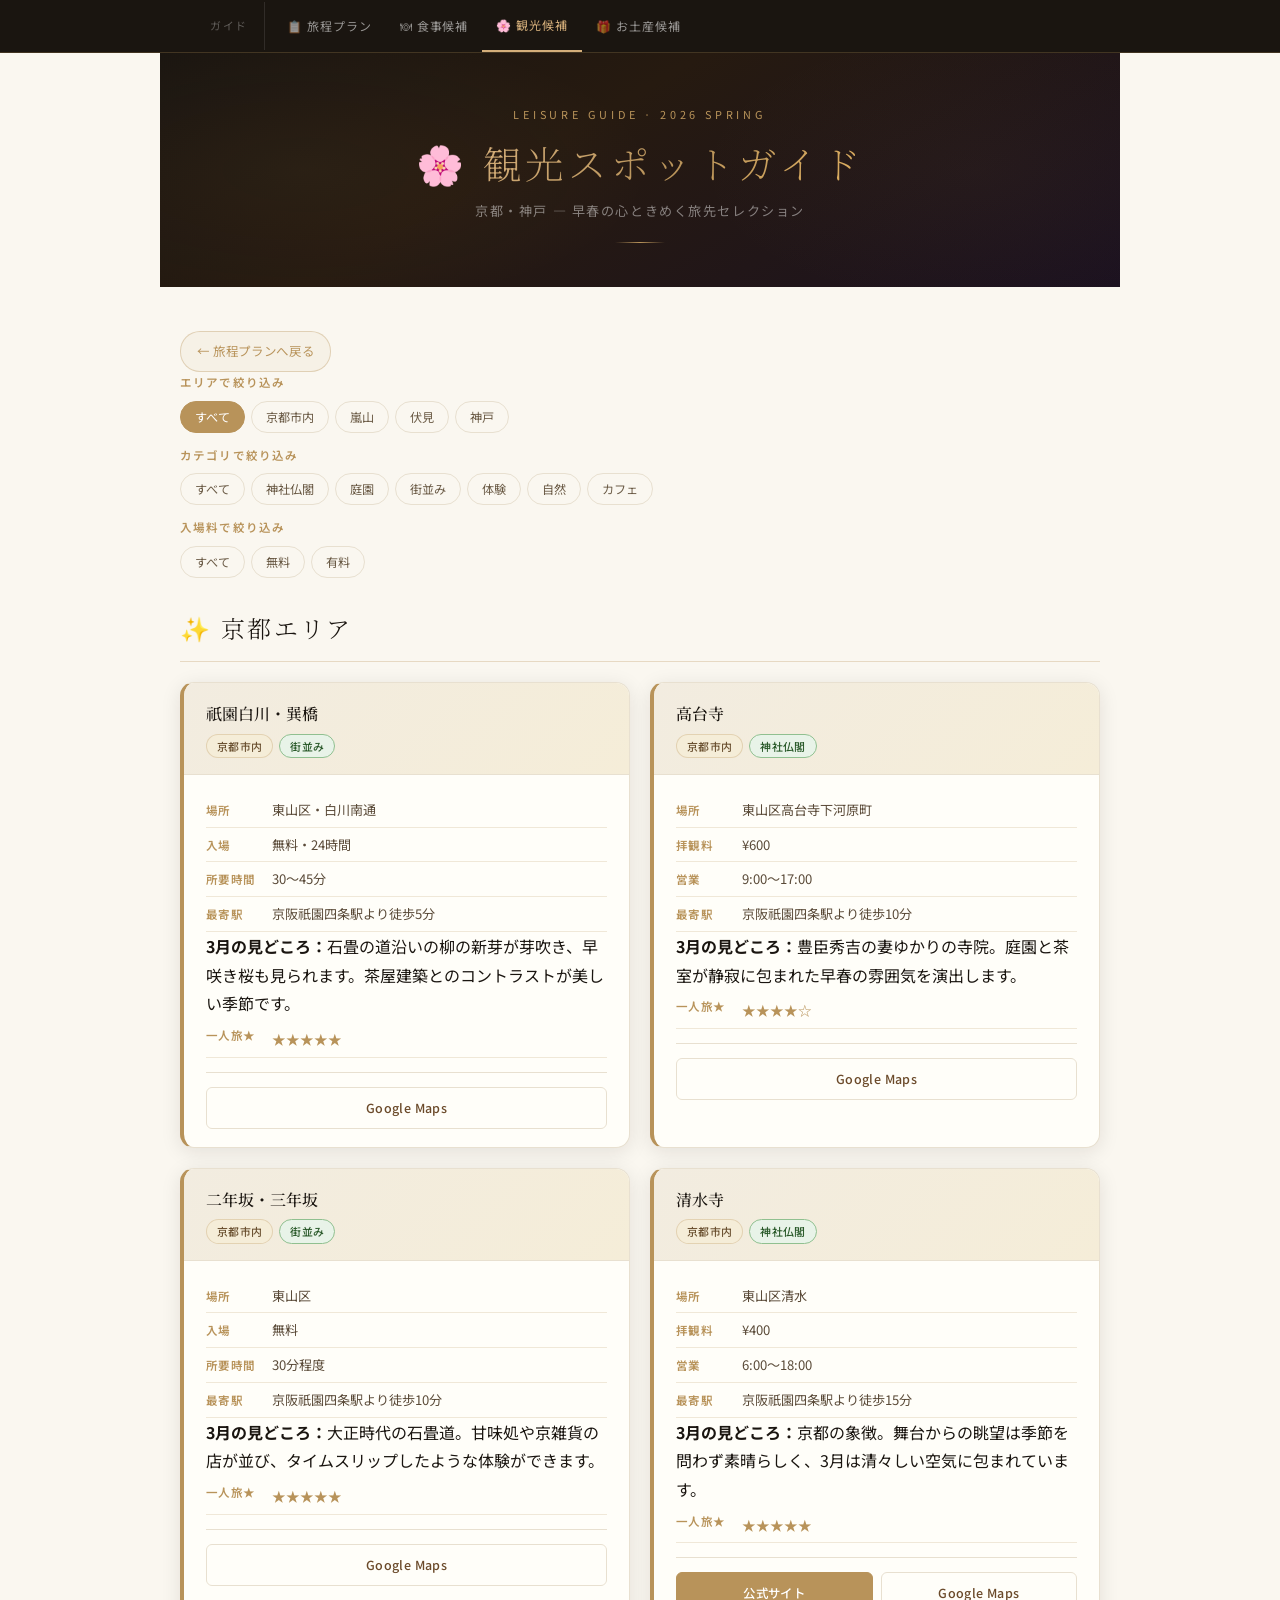
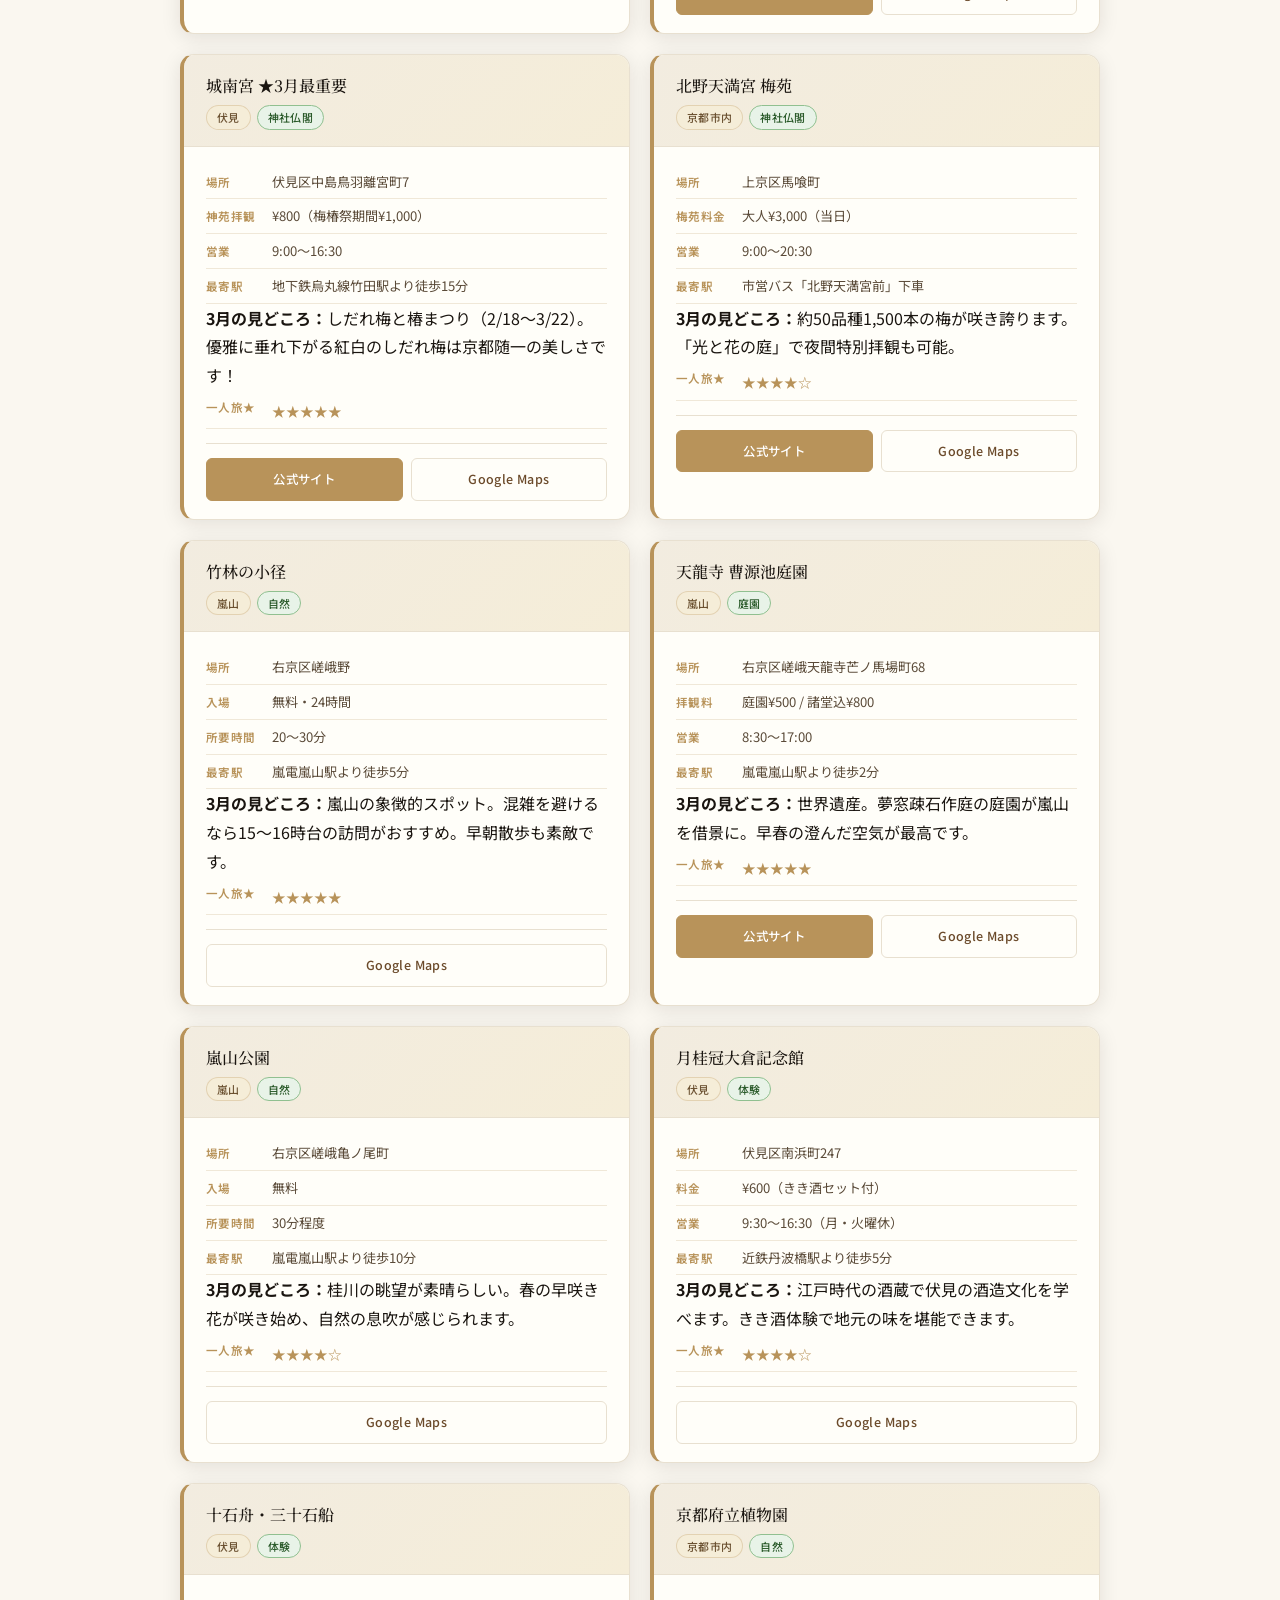
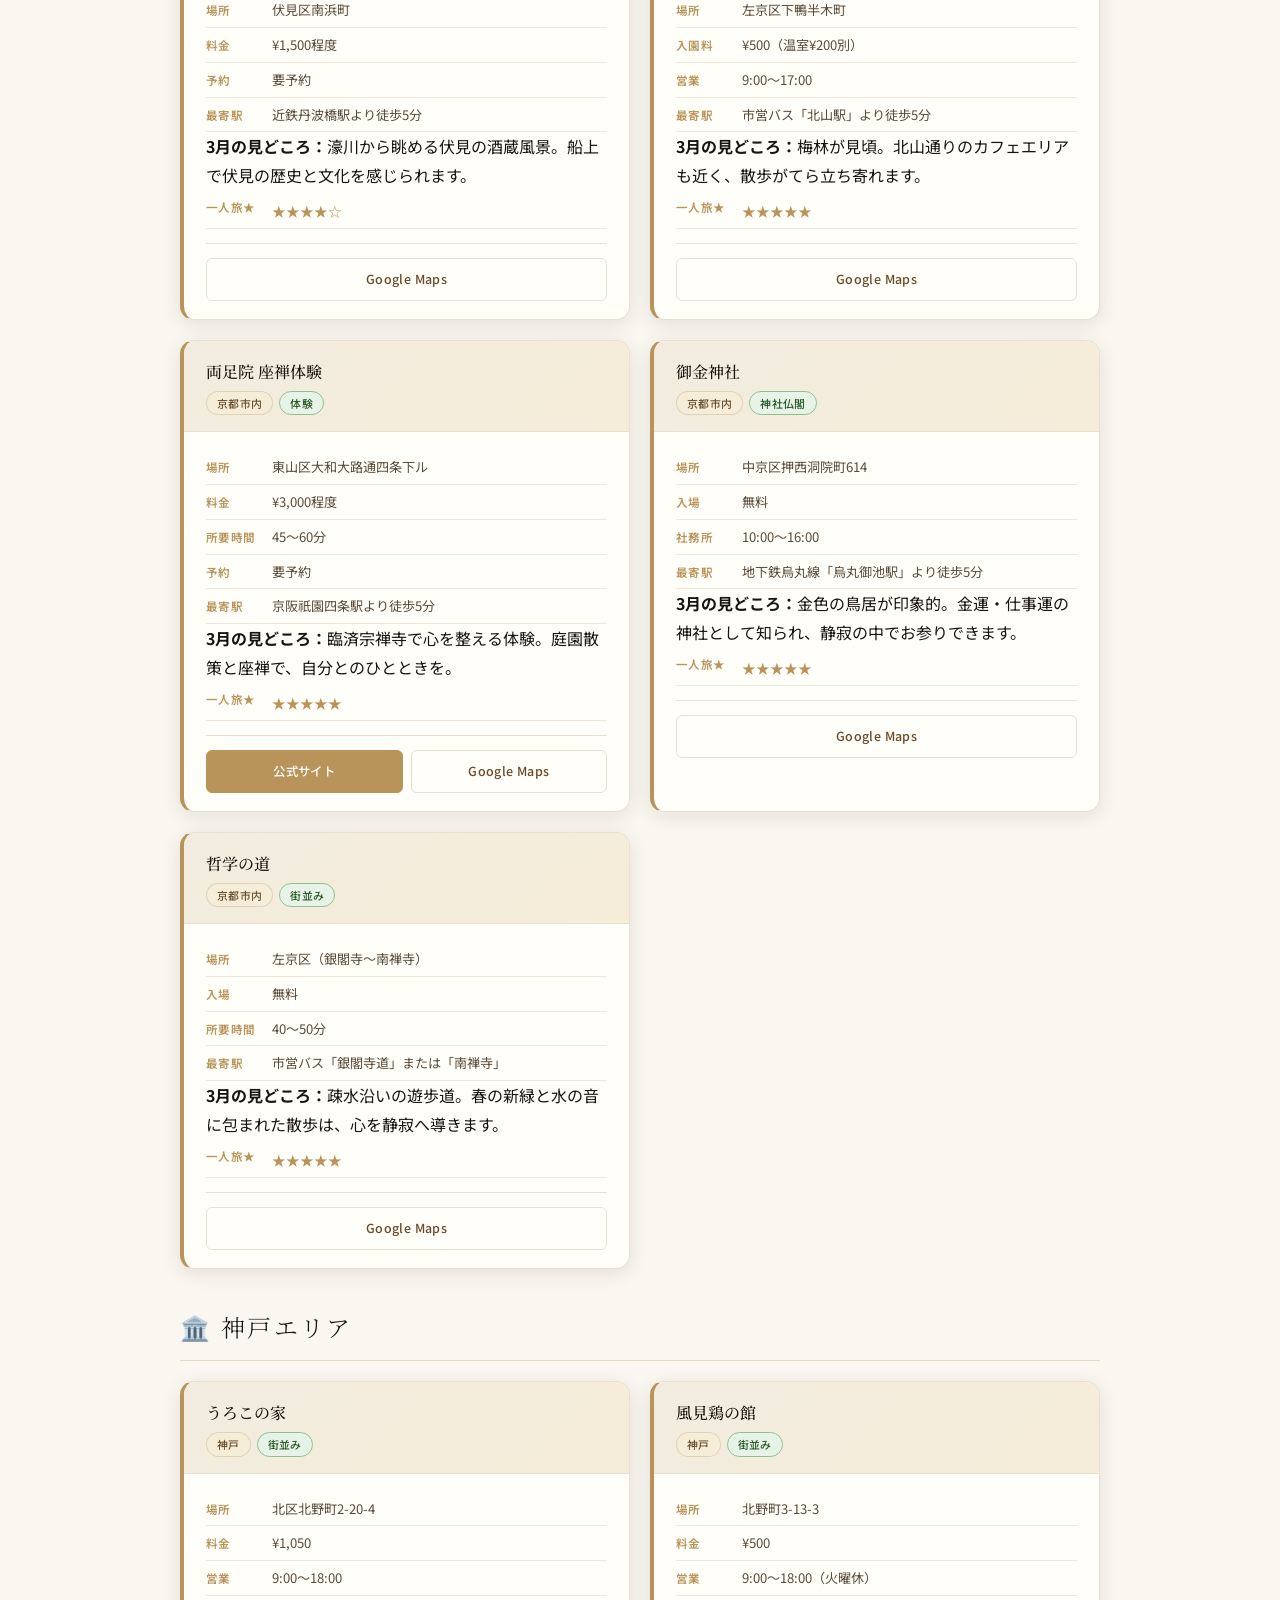
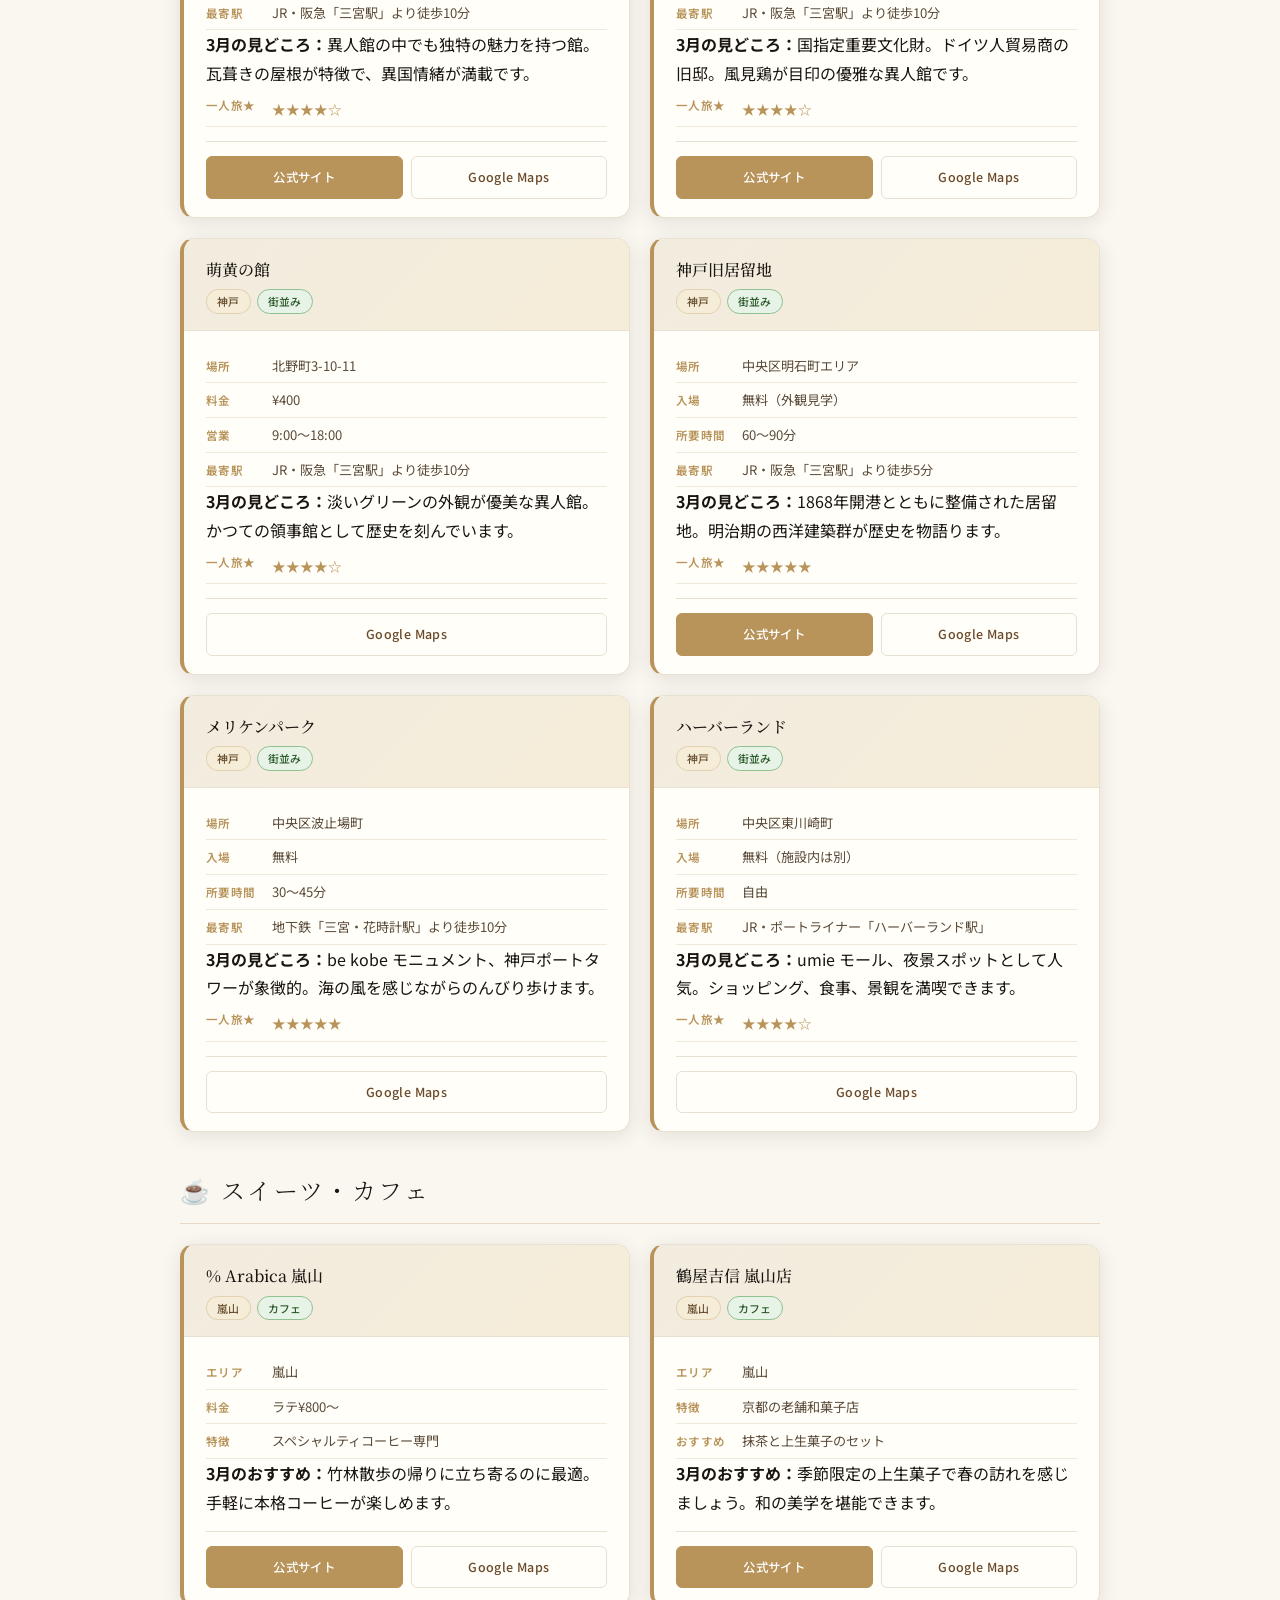
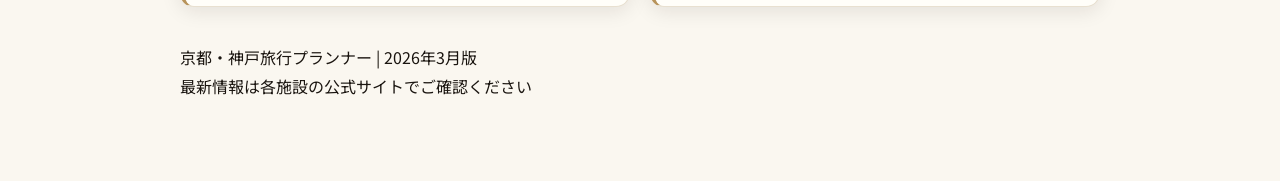
<file: leisure.html>
<!DOCTYPE html>
<html lang="ja">
<head>
    <meta charset="UTF-8">
    <meta name="viewport" content="width=device-width, initial-scale=1.0">
    <title>観光スポットガイド — 春の京都旅 2026</title>
    <link rel="stylesheet" href="style.css">
<style>
/* ── leisure.html page-specific styles ── */
:root {
  --page-accent:      #2d5e35;
  --page-accent-dark: #1f4028;
  --page-accent-pale: #e8f3e8;
}

/* Container */
.container {
  max-width: 960px;
  margin: 0 auto;
  padding: 32px 20px 80px;
}

/* Spot card — extends shared .card with left accent border */
.spot-card {
  border-left: 4px solid var(--gold);
}
.spot-card:hover { transform: translateY(-3px); }

/* Spot header overrides */
.spot-header {
  position: relative;
}
.spot-name {
  font-family: 'Noto Serif JP', serif;
  font-size: 1rem;
  font-weight: 500;
  color: var(--ink);
  margin-bottom: 4px;
  line-height: 1.4;
}
.spot-subtitle {
  font-size: .76rem;
  color: #9a8a75;
  letter-spacing: .05em;
  margin-bottom: 8px;
}
.badge-row { margin-top: 8px; }

/* Badge color overrides for leisure */
.badge.area     { background: var(--gold-pale); color: #6a5030; border: 1px solid rgba(184,147,90,.3); }
.badge.category { background: #e8f3e8; color: #2a5a2a; border: 1px solid #90c090; }
.badge.day      { background: #e8f0f8; color: #2a4a70; border: 1px solid #a0c0e0; }

/* Info rows */
.info-grid { margin: 12px 0 8px; }
.info-row {
  display: flex;
  align-items: flex-start;
  gap: 10px;
  padding: 6px 0;
  border-bottom: 1px solid #f0e8d8;
  font-size: .82rem;
}
.info-row:last-child { border-bottom: none; }
.info-label {
  font-size: .72rem;
  color: var(--gold);
  font-weight: 600;
  letter-spacing: .04em;
  min-width: 56px;
  flex-shrink: 0;
  padding-top: 1px;
}
.info-value { color: #5a4a38; flex: 1; line-height: 1.65; }

/* March highlight box */
.highlight {
  background: linear-gradient(135deg, var(--gold-pale), #faf0e0);
  border: 1px solid rgba(184,147,90,.25);
  border-left: 3px solid var(--gold);
  border-radius: 0 8px 8px 0;
  padding: 10px 14px;
  margin-top: 12px;
  font-size: .8rem;
  color: #5a4020;
  line-height: 1.75;
}
.highlight strong { color: var(--umber); }

/* Section intro */
.section-intro {
  background: var(--white);
  border: 1px solid var(--border);
  border-left: 4px solid var(--gold);
  border-radius: 0 10px 10px 0;
  padding: 14px 18px;
  margin-bottom: 22px;
  font-size: .84rem;
  color: #5a4a38;
  line-height: 1.8;
}
.section-intro strong { color: var(--ink); }

/* Section header */
.section-header {
  margin-bottom: 20px;
  margin-top: 40px;
}
.section-header h2 {
  font-family: 'Noto Serif JP', serif;
  font-size: clamp(1.1rem, 2.5vw, 1.4rem);
  font-weight: 300;
  color: var(--ink);
  letter-spacing: .1em;
  padding-bottom: 10px;
  border-bottom: 1px solid rgba(184,147,90,.3);
  display: flex;
  align-items: center;
  gap: 10px;
}

/* Cards grid */
.spots-grid {
  display: grid;
  grid-template-columns: repeat(auto-fill, minmax(300px, 1fr));
  gap: 20px;
  margin-bottom: 36px;
}

/* Action buttons */
.action-buttons {
  display: flex;
  gap: 8px;
  flex-wrap: wrap;
  margin-top: 14px;
  padding-top: 14px;
  border-top: 1px solid var(--border);
}
.btn {
  flex: 1;
  min-width: 100px;
  padding: 9px 16px;
  border-radius: 6px;
  font-size: .78rem;
  font-weight: 500;
  text-decoration: none;
  text-align: center;
  cursor: pointer;
  transition: all .2s;
  border: 1.5px solid var(--gold);
  background: transparent;
  color: #6a5030;
  letter-spacing: .03em;
  font-family: 'Noto Sans JP', sans-serif;
  display: inline-block;
}
.btn:hover { background: var(--gold); color: #fff; transform: translateY(-1px); }
.btn-primary { background: var(--gold); color: #fff; border-color: var(--gold); }
.btn-primary:hover { background: var(--gold-lt); border-color: var(--gold-lt); transform: translateY(-1px); }
.btn-secondary { background: transparent; color: var(--umber); border-color: var(--border); }
.btn-secondary:hover { background: var(--off); border-color: var(--gold); color: var(--gold); }

/* Filter controls */
.controls { margin-bottom: 28px; }
.filter-group { margin-bottom: 12px; }
.filter-group label {
  display: block;
  font-size: .72rem;
  color: var(--gold);
  font-weight: 600;
  letter-spacing: .1em;
  margin-bottom: 8px;
  text-transform: uppercase;
}
.filter-options { display: flex; flex-wrap: wrap; gap: 6px; }
.filter-btn {
  padding: 6px 14px;
  border: 1.5px solid var(--border);
  background: transparent;
  color: #6a5a45;
  font-size: .76rem;
  border-radius: 20px;
  cursor: pointer;
  transition: all .2s;
  font-family: 'Noto Sans JP', sans-serif;
}
.filter-btn:hover { border-color: var(--gold); color: var(--gold); }
.filter-btn.active { background: var(--gold); color: #fff; border-color: var(--gold); }

/* No results */
.no-results {
  text-align: center;
  padding: 3rem 1rem;
  color: #9a8a75;
  display: none;
}

/* Rating */
.rating { color: var(--gold); font-size: .85rem; margin-top: 4px; }

/* Responsive */
@media(max-width:640px) {
  .container { padding: 18px 14px 60px; }
  .spots-grid { grid-template-columns: 1fr; gap: 14px; }
  .section-header h2 { font-size: .96rem; }
  .filter-btn { font-size: .7rem; padding: 5px 10px; }
}
</style>
</head>
<body>
    <nav class="site-nav">
      <div class="site-nav-inner">
        <span class="nav-label">ガイド</span>
        <a href="index.html"   class="nav-link">📋 旅程プラン</a>
        <a href="food.html"    class="nav-link">🍽 食事候補</a>
        <a href="leisure.html" class="nav-link active">🌸 観光候補</a>
        <a href="omiyage.html" class="nav-link">🎁 お土産候補</a>
      </div>
    </nav>
    <div class="container">
        <header class="page-hero" style="margin:-32px -20px 36px;border-radius:0;">
          <div class="page-hero-inner">
            <span class="page-hero-eyebrow">Leisure Guide · 2026 Spring</span>
            <h1 class="page-hero-title">🌸 <em>観光スポットガイド</em></h1>
            <p class="page-hero-subtitle">京都・神戸 — 早春の心ときめく旅先セレクション</p>
            <div class="page-hero-divider"></div>
          </div>
        </header>

        <a href="index.html" class="back-button">← 旅程プランへ戻る</a>

        <div class="controls">
            <div class="filter-group">
                <label>エリアで絞り込み</label>
                <div class="filter-options">
                    <button class="filter-btn active" data-filter="all">すべて</button>
                    <button class="filter-btn" data-filter="kyoto-central">京都市内</button>
                    <button class="filter-btn" data-filter="arashiyama">嵐山</button>
                    <button class="filter-btn" data-filter="fushimi">伏見</button>
                    <button class="filter-btn" data-filter="kobe">神戸</button>
                </div>
            </div>

            <div class="filter-group">
                <label>カテゴリで絞り込み</label>
                <div class="filter-options">
                    <button class="filter-btn" data-category="all">すべて</button>
                    <button class="filter-btn" data-category="shrine-temple">神社仏閣</button>
                    <button class="filter-btn" data-category="garden">庭園</button>
                    <button class="filter-btn" data-category="scenery">街並み</button>
                    <button class="filter-btn" data-category="experience">体験</button>
                    <button class="filter-btn" data-category="nature">自然</button>
                    <button class="filter-btn" data-category="cafe">カフェ</button>
                </div>
            </div>

            <div class="filter-group">
                <label>入場料で絞り込み</label>
                <div class="filter-options">
                    <button class="filter-btn" data-price="all">すべて</button>
                    <button class="filter-btn" data-price="free">無料</button>
                    <button class="filter-btn" data-price="paid">有料</button>
                </div>
            </div>
        </div>

        <h2 class="section-title">✨ 京都エリア</h2>
        <div class="spots-grid" id="kyoto-spots">
            <!-- 祇園白川・巽橋 -->
            <div class="spot-card" data-filter="kyoto-central" data-category="scenery" data-price="free">
                <div class="spot-header">
                    <h3 class="spot-title">祇園白川・巽橋</h3>
                    <div class="badge-row">
                        <span class="badge area">京都市内</span>
                        <span class="badge category">街並み</span>
                    </div>
                </div>
                <div class="spot-content">
                    <div class="info-row">
                        <span class="info-label">場所</span>
                        <span class="info-value">東山区・白川南通</span>
                    </div>
                    <div class="info-row">
                        <span class="info-label">入場</span>
                        <span class="info-value">無料・24時間</span>
                    </div>
                    <div class="info-row">
                        <span class="info-label">所要時間</span>
                        <span class="info-value">30〜45分</span>
                    </div>
                    <div class="info-row">
                        <span class="info-label">最寄駅</span>
                        <span class="info-value">京阪祇園四条駅より徒歩5分</span>
                    </div>
                    <div class="march-highlight">
                        <strong>3月の見どころ：</strong>石畳の道沿いの柳の新芽が芽吹き、早咲き桜も見られます。茶屋建築とのコントラストが美しい季節です。
                    </div>
                    <div class="info-row">
                        <span class="info-label">一人旅★</span>
                        <span class="info-value rating">★★★★★</span>
                    </div>
                    <div class="action-buttons">
                        <a href="https://maps.google.com/maps/search/祇園白川巽橋" class="btn btn-secondary">Google Maps</a>
                    </div>
                </div>
            </div>

            <!-- 高台寺 -->
            <div class="spot-card" data-filter="kyoto-central" data-category="shrine-temple" data-price="paid">
                <div class="spot-header">
                    <h3 class="spot-title">高台寺</h3>
                    <div class="badge-row">
                        <span class="badge area">京都市内</span>
                        <span class="badge category">神社仏閣</span>
                    </div>
                </div>
                <div class="spot-content">
                    <div class="info-row">
                        <span class="info-label">場所</span>
                        <span class="info-value">東山区高台寺下河原町</span>
                    </div>
                    <div class="info-row">
                        <span class="info-label">拝観料</span>
                        <span class="info-value">¥600</span>
                    </div>
                    <div class="info-row">
                        <span class="info-label">営業</span>
                        <span class="info-value">9:00〜17:00</span>
                    </div>
                    <div class="info-row">
                        <span class="info-label">最寄駅</span>
                        <span class="info-value">京阪祇園四条駅より徒歩10分</span>
                    </div>
                    <div class="march-highlight">
                        <strong>3月の見どころ：</strong>豊臣秀吉の妻ゆかりの寺院。庭園と茶室が静寂に包まれた早春の雰囲気を演出します。
                    </div>
                    <div class="info-row">
                        <span class="info-label">一人旅★</span>
                        <span class="info-value rating">★★★★☆</span>
                    </div>
                    <div class="action-buttons">
                        <a href="https://maps.google.com/maps/search/高台寺京都" class="btn btn-secondary">Google Maps</a>
                    </div>
                </div>
            </div>

            <!-- 二年坂・三年坂 -->
            <div class="spot-card" data-filter="kyoto-central" data-category="scenery" data-price="free">
                <div class="spot-header">
                    <h3 class="spot-title">二年坂・三年坂</h3>
                    <div class="badge-row">
                        <span class="badge area">京都市内</span>
                        <span class="badge category">街並み</span>
                    </div>
                </div>
                <div class="spot-content">
                    <div class="info-row">
                        <span class="info-label">場所</span>
                        <span class="info-value">東山区</span>
                    </div>
                    <div class="info-row">
                        <span class="info-label">入場</span>
                        <span class="info-value">無料</span>
                    </div>
                    <div class="info-row">
                        <span class="info-label">所要時間</span>
                        <span class="info-value">30分程度</span>
                    </div>
                    <div class="info-row">
                        <span class="info-label">最寄駅</span>
                        <span class="info-value">京阪祇園四条駅より徒歩10分</span>
                    </div>
                    <div class="march-highlight">
                        <strong>3月の見どころ：</strong>大正時代の石畳道。甘味処や京雑貨の店が並び、タイムスリップしたような体験ができます。
                    </div>
                    <div class="info-row">
                        <span class="info-label">一人旅★</span>
                        <span class="info-value rating">★★★★★</span>
                    </div>
                    <div class="action-buttons">
                        <a href="https://maps.google.com/maps/search/二年坂三年坂京都" class="btn btn-secondary">Google Maps</a>
                    </div>
                </div>
            </div>

            <!-- 清水寺 -->
            <div class="spot-card" data-filter="kyoto-central" data-category="shrine-temple" data-price="paid">
                <div class="spot-header">
                    <h3 class="spot-title">清水寺</h3>
                    <div class="badge-row">
                        <span class="badge area">京都市内</span>
                        <span class="badge category">神社仏閣</span>
                    </div>
                </div>
                <div class="spot-content">
                    <div class="info-row">
                        <span class="info-label">場所</span>
                        <span class="info-value">東山区清水</span>
                    </div>
                    <div class="info-row">
                        <span class="info-label">拝観料</span>
                        <span class="info-value">¥400</span>
                    </div>
                    <div class="info-row">
                        <span class="info-label">営業</span>
                        <span class="info-value">6:00〜18:00</span>
                    </div>
                    <div class="info-row">
                        <span class="info-label">最寄駅</span>
                        <span class="info-value">京阪祇園四条駅より徒歩15分</span>
                    </div>
                    <div class="march-highlight">
                        <strong>3月の見どころ：</strong>京都の象徴。舞台からの眺望は季節を問わず素晴らしく、3月は清々しい空気に包まれています。
                    </div>
                    <div class="info-row">
                        <span class="info-label">一人旅★</span>
                        <span class="info-value rating">★★★★★</span>
                    </div>
                    <div class="action-buttons">
                        <a href="https://www.kiyomizudera.or.jp/" target="_blank" class="btn btn-primary">公式サイト</a>
                        <a href="https://maps.google.com/maps/search/清水寺京都" class="btn btn-secondary">Google Maps</a>
                    </div>
                </div>
            </div>

            <!-- 城南宮 -->
            <div class="spot-card" data-filter="fushimi" data-category="shrine-temple" data-price="paid">
                <div class="spot-header">
                    <h3 class="spot-title">城南宮 ★3月最重要</h3>
                    <div class="badge-row">
                        <span class="badge area">伏見</span>
                        <span class="badge category">神社仏閣</span>
                    </div>
                </div>
                <div class="spot-content">
                    <div class="info-row">
                        <span class="info-label">場所</span>
                        <span class="info-value">伏見区中島鳥羽離宮町7</span>
                    </div>
                    <div class="info-row">
                        <span class="info-label">神苑拝観</span>
                        <span class="info-value">¥800（梅椿祭期間¥1,000）</span>
                    </div>
                    <div class="info-row">
                        <span class="info-label">営業</span>
                        <span class="info-value">9:00〜16:30</span>
                    </div>
                    <div class="info-row">
                        <span class="info-label">最寄駅</span>
                        <span class="info-value">地下鉄烏丸線竹田駅より徒歩15分</span>
                    </div>
                    <div class="march-highlight">
                        <strong>3月の見どころ：</strong>しだれ梅と椿まつり（2/18〜3/22）。優雅に垂れ下がる紅白のしだれ梅は京都随一の美しさです！
                    </div>
                    <div class="info-row">
                        <span class="info-label">一人旅★</span>
                        <span class="info-value rating">★★★★★</span>
                    </div>
                    <div class="action-buttons">
                        <a href="https://www.jonangu.com/" target="_blank" class="btn btn-primary">公式サイト</a>
                        <a href="https://maps.google.com/maps/search/城南宮京都" class="btn btn-secondary">Google Maps</a>
                    </div>
                </div>
            </div>

            <!-- 北野天満宮 梅苑 -->
            <div class="spot-card" data-filter="kyoto-central" data-category="shrine-temple" data-price="paid">
                <div class="spot-header">
                    <h3 class="spot-title">北野天満宮 梅苑</h3>
                    <div class="badge-row">
                        <span class="badge area">京都市内</span>
                        <span class="badge category">神社仏閣</span>
                    </div>
                </div>
                <div class="spot-content">
                    <div class="info-row">
                        <span class="info-label">場所</span>
                        <span class="info-value">上京区馬喰町</span>
                    </div>
                    <div class="info-row">
                        <span class="info-label">梅苑料金</span>
                        <span class="info-value">大人¥3,000（当日）</span>
                    </div>
                    <div class="info-row">
                        <span class="info-label">営業</span>
                        <span class="info-value">9:00〜20:30</span>
                    </div>
                    <div class="info-row">
                        <span class="info-label">最寄駅</span>
                        <span class="info-value">市営バス「北野天満宮前」下車</span>
                    </div>
                    <div class="march-highlight">
                        <strong>3月の見どころ：</strong>約50品種1,500本の梅が咲き誇ります。「光と花の庭」で夜間特別拝観も可能。
                    </div>
                    <div class="info-row">
                        <span class="info-label">一人旅★</span>
                        <span class="info-value rating">★★★★☆</span>
                    </div>
                    <div class="action-buttons">
                        <a href="https://kitanotenmangu.or.jp/" target="_blank" class="btn btn-primary">公式サイト</a>
                        <a href="https://maps.google.com/maps/search/北野天満宮京都" class="btn btn-secondary">Google Maps</a>
                    </div>
                </div>
            </div>

            <!-- 竹林の小径 -->
            <div class="spot-card" data-filter="arashiyama" data-category="nature" data-price="free">
                <div class="spot-header">
                    <h3 class="spot-title">竹林の小径</h3>
                    <div class="badge-row">
                        <span class="badge area">嵐山</span>
                        <span class="badge category">自然</span>
                    </div>
                </div>
                <div class="spot-content">
                    <div class="info-row">
                        <span class="info-label">場所</span>
                        <span class="info-value">右京区嵯峨野</span>
                    </div>
                    <div class="info-row">
                        <span class="info-label">入場</span>
                        <span class="info-value">無料・24時間</span>
                    </div>
                    <div class="info-row">
                        <span class="info-label">所要時間</span>
                        <span class="info-value">20〜30分</span>
                    </div>
                    <div class="info-row">
                        <span class="info-label">最寄駅</span>
                        <span class="info-value">嵐電嵐山駅より徒歩5分</span>
                    </div>
                    <div class="march-highlight">
                        <strong>3月の見どころ：</strong>嵐山の象徴的スポット。混雑を避けるなら15〜16時台の訪問がおすすめ。早朝散歩も素敵です。
                    </div>
                    <div class="info-row">
                        <span class="info-label">一人旅★</span>
                        <span class="info-value rating">★★★★★</span>
                    </div>
                    <div class="action-buttons">
                        <a href="https://maps.google.com/maps/search/竹林の小径嵐山" class="btn btn-secondary">Google Maps</a>
                    </div>
                </div>
            </div>

            <!-- 天龍寺 -->
            <div class="spot-card" data-filter="arashiyama" data-category="shrine-temple" data-price="paid">
                <div class="spot-header">
                    <h3 class="spot-title">天龍寺 曹源池庭園</h3>
                    <div class="badge-row">
                        <span class="badge area">嵐山</span>
                        <span class="badge category">庭園</span>
                    </div>
                </div>
                <div class="spot-content">
                    <div class="info-row">
                        <span class="info-label">場所</span>
                        <span class="info-value">右京区嵯峨天龍寺芒ノ馬場町68</span>
                    </div>
                    <div class="info-row">
                        <span class="info-label">拝観料</span>
                        <span class="info-value">庭園¥500 / 諸堂込¥800</span>
                    </div>
                    <div class="info-row">
                        <span class="info-label">営業</span>
                        <span class="info-value">8:30〜17:00</span>
                    </div>
                    <div class="info-row">
                        <span class="info-label">最寄駅</span>
                        <span class="info-value">嵐電嵐山駅より徒歩2分</span>
                    </div>
                    <div class="march-highlight">
                        <strong>3月の見どころ：</strong>世界遺産。夢窓疎石作庭の庭園が嵐山を借景に。早春の澄んだ空気が最高です。
                    </div>
                    <div class="info-row">
                        <span class="info-label">一人旅★</span>
                        <span class="info-value rating">★★★★★</span>
                    </div>
                    <div class="action-buttons">
                        <a href="https://www.tenryuji.com/" target="_blank" class="btn btn-primary">公式サイト</a>
                        <a href="https://maps.google.com/maps/search/天龍寺京都" class="btn btn-secondary">Google Maps</a>
                    </div>
                </div>
            </div>

            <!-- 嵐山公園 -->
            <div class="spot-card" data-filter="arashiyama" data-category="nature" data-price="free">
                <div class="spot-header">
                    <h3 class="spot-title">嵐山公園</h3>
                    <div class="badge-row">
                        <span class="badge area">嵐山</span>
                        <span class="badge category">自然</span>
                    </div>
                </div>
                <div class="spot-content">
                    <div class="info-row">
                        <span class="info-label">場所</span>
                        <span class="info-value">右京区嵯峨亀ノ尾町</span>
                    </div>
                    <div class="info-row">
                        <span class="info-label">入場</span>
                        <span class="info-value">無料</span>
                    </div>
                    <div class="info-row">
                        <span class="info-label">所要時間</span>
                        <span class="info-value">30分程度</span>
                    </div>
                    <div class="info-row">
                        <span class="info-label">最寄駅</span>
                        <span class="info-value">嵐電嵐山駅より徒歩10分</span>
                    </div>
                    <div class="march-highlight">
                        <strong>3月の見どころ：</strong>桂川の眺望が素晴らしい。春の早咲き花が咲き始め、自然の息吹が感じられます。
                    </div>
                    <div class="info-row">
                        <span class="info-label">一人旅★</span>
                        <span class="info-value rating">★★★★☆</span>
                    </div>
                    <div class="action-buttons">
                        <a href="https://maps.google.com/maps/search/嵐山公園" class="btn btn-secondary">Google Maps</a>
                    </div>
                </div>
            </div>

            <!-- 月桂冠大倉記念館 -->
            <div class="spot-card" data-filter="fushimi" data-category="experience" data-price="paid">
                <div class="spot-header">
                    <h3 class="spot-title">月桂冠大倉記念館</h3>
                    <div class="badge-row">
                        <span class="badge area">伏見</span>
                        <span class="badge category">体験</span>
                    </div>
                </div>
                <div class="spot-content">
                    <div class="info-row">
                        <span class="info-label">場所</span>
                        <span class="info-value">伏見区南浜町247</span>
                    </div>
                    <div class="info-row">
                        <span class="info-label">料金</span>
                        <span class="info-value">¥600（きき酒セット付）</span>
                    </div>
                    <div class="info-row">
                        <span class="info-label">営業</span>
                        <span class="info-value">9:30〜16:30（月・火曜休）</span>
                    </div>
                    <div class="info-row">
                        <span class="info-label">最寄駅</span>
                        <span class="info-value">近鉄丹波橋駅より徒歩5分</span>
                    </div>
                    <div class="march-highlight">
                        <strong>3月の見どころ：</strong>江戸時代の酒蔵で伏見の酒造文化を学べます。きき酒体験で地元の味を堪能できます。
                    </div>
                    <div class="info-row">
                        <span class="info-label">一人旅★</span>
                        <span class="info-value rating">★★★★☆</span>
                    </div>
                    <div class="action-buttons">
                        <a href="https://maps.google.com/maps/search/月桂冠大倉記念館京都" class="btn btn-secondary">Google Maps</a>
                    </div>
                </div>
            </div>

            <!-- 十石舟 -->
            <div class="spot-card" data-filter="fushimi" data-category="experience" data-price="paid">
                <div class="spot-header">
                    <h3 class="spot-title">十石舟・三十石船</h3>
                    <div class="badge-row">
                        <span class="badge area">伏見</span>
                        <span class="badge category">体験</span>
                    </div>
                </div>
                <div class="spot-content">
                    <div class="info-row">
                        <span class="info-label">場所</span>
                        <span class="info-value">伏見区南浜町</span>
                    </div>
                    <div class="info-row">
                        <span class="info-label">料金</span>
                        <span class="info-value">¥1,500程度</span>
                    </div>
                    <div class="info-row">
                        <span class="info-label">予約</span>
                        <span class="info-value">要予約</span>
                    </div>
                    <div class="info-row">
                        <span class="info-label">最寄駅</span>
                        <span class="info-value">近鉄丹波橋駅より徒歩5分</span>
                    </div>
                    <div class="march-highlight">
                        <strong>3月の見どころ：</strong>濠川から眺める伏見の酒蔵風景。船上で伏見の歴史と文化を感じられます。
                    </div>
                    <div class="info-row">
                        <span class="info-label">一人旅★</span>
                        <span class="info-value rating">★★★★☆</span>
                    </div>
                    <div class="action-buttons">
                        <a href="https://maps.google.com/maps/search/伏見十石舟" class="btn btn-secondary">Google Maps</a>
                    </div>
                </div>
            </div>

            <!-- 京都府立植物園 -->
            <div class="spot-card" data-filter="kyoto-central" data-category="nature" data-price="paid">
                <div class="spot-header">
                    <h3 class="spot-title">京都府立植物園</h3>
                    <div class="badge-row">
                        <span class="badge area">京都市内</span>
                        <span class="badge category">自然</span>
                    </div>
                </div>
                <div class="spot-content">
                    <div class="info-row">
                        <span class="info-label">場所</span>
                        <span class="info-value">左京区下鴨半木町</span>
                    </div>
                    <div class="info-row">
                        <span class="info-label">入園料</span>
                        <span class="info-value">¥500（温室¥200別）</span>
                    </div>
                    <div class="info-row">
                        <span class="info-label">営業</span>
                        <span class="info-value">9:00〜17:00</span>
                    </div>
                    <div class="info-row">
                        <span class="info-label">最寄駅</span>
                        <span class="info-value">市営バス「北山駅」より徒歩5分</span>
                    </div>
                    <div class="march-highlight">
                        <strong>3月の見どころ：</strong>梅林が見頃。北山通りのカフェエリアも近く、散歩がてら立ち寄れます。
                    </div>
                    <div class="info-row">
                        <span class="info-label">一人旅★</span>
                        <span class="info-value rating">★★★★★</span>
                    </div>
                    <div class="action-buttons">
                        <a href="https://maps.google.com/maps/search/京都府立植物園" class="btn btn-secondary">Google Maps</a>
                    </div>
                </div>
            </div>

            <!-- 両足院 座禅体験 -->
            <div class="spot-card" data-filter="kyoto-central" data-category="experience" data-price="paid">
                <div class="spot-header">
                    <h3 class="spot-title">両足院 座禅体験</h3>
                    <div class="badge-row">
                        <span class="badge area">京都市内</span>
                        <span class="badge category">体験</span>
                    </div>
                </div>
                <div class="spot-content">
                    <div class="info-row">
                        <span class="info-label">場所</span>
                        <span class="info-value">東山区大和大路通四条下ル</span>
                    </div>
                    <div class="info-row">
                        <span class="info-label">料金</span>
                        <span class="info-value">¥3,000程度</span>
                    </div>
                    <div class="info-row">
                        <span class="info-label">所要時間</span>
                        <span class="info-value">45〜60分</span>
                    </div>
                    <div class="info-row">
                        <span class="info-label">予約</span>
                        <span class="info-value">要予約</span>
                    </div>
                    <div class="info-row">
                        <span class="info-label">最寄駅</span>
                        <span class="info-value">京阪祇園四条駅より徒歩5分</span>
                    </div>
                    <div class="march-highlight">
                        <strong>3月の見どころ：</strong>臨済宗禅寺で心を整える体験。庭園散策と座禅で、自分とのひとときを。
                    </div>
                    <div class="info-row">
                        <span class="info-label">一人旅★</span>
                        <span class="info-value rating">★★★★★</span>
                    </div>
                    <div class="action-buttons">
                        <a href="https://ryosokuin.com/" target="_blank" class="btn btn-primary">公式サイト</a>
                        <a href="https://maps.google.com/maps/search/両足院京都" class="btn btn-secondary">Google Maps</a>
                    </div>
                </div>
            </div>

            <!-- 御金神社 -->
            <div class="spot-card" data-filter="kyoto-central" data-category="shrine-temple" data-price="free">
                <div class="spot-header">
                    <h3 class="spot-title">御金神社</h3>
                    <div class="badge-row">
                        <span class="badge area">京都市内</span>
                        <span class="badge category">神社仏閣</span>
                    </div>
                </div>
                <div class="spot-content">
                    <div class="info-row">
                        <span class="info-label">場所</span>
                        <span class="info-value">中京区押西洞院町614</span>
                    </div>
                    <div class="info-row">
                        <span class="info-label">入場</span>
                        <span class="info-value">無料</span>
                    </div>
                    <div class="info-row">
                        <span class="info-label">社務所</span>
                        <span class="info-value">10:00〜16:00</span>
                    </div>
                    <div class="info-row">
                        <span class="info-label">最寄駅</span>
                        <span class="info-value">地下鉄烏丸線「烏丸御池駅」より徒歩5分</span>
                    </div>
                    <div class="march-highlight">
                        <strong>3月の見どころ：</strong>金色の鳥居が印象的。金運・仕事運の神社として知られ、静寂の中でお参りできます。
                    </div>
                    <div class="info-row">
                        <span class="info-label">一人旅★</span>
                        <span class="info-value rating">★★★★★</span>
                    </div>
                    <div class="action-buttons">
                        <a href="https://maps.google.com/maps/search/御金神社京都" class="btn btn-secondary">Google Maps</a>
                    </div>
                </div>
            </div>

            <!-- 哲学の道 -->
            <div class="spot-card" data-filter="kyoto-central" data-category="scenery" data-price="free">
                <div class="spot-header">
                    <h3 class="spot-title">哲学の道</h3>
                    <div class="badge-row">
                        <span class="badge area">京都市内</span>
                        <span class="badge category">街並み</span>
                    </div>
                </div>
                <div class="spot-content">
                    <div class="info-row">
                        <span class="info-label">場所</span>
                        <span class="info-value">左京区（銀閣寺〜南禅寺）</span>
                    </div>
                    <div class="info-row">
                        <span class="info-label">入場</span>
                        <span class="info-value">無料</span>
                    </div>
                    <div class="info-row">
                        <span class="info-label">所要時間</span>
                        <span class="info-value">40〜50分</span>
                    </div>
                    <div class="info-row">
                        <span class="info-label">最寄駅</span>
                        <span class="info-value">市営バス「銀閣寺道」または「南禅寺」</span>
                    </div>
                    <div class="march-highlight">
                        <strong>3月の見どころ：</strong>疎水沿いの遊歩道。春の新緑と水の音に包まれた散歩は、心を静寂へ導きます。
                    </div>
                    <div class="info-row">
                        <span class="info-label">一人旅★</span>
                        <span class="info-value rating">★★★★★</span>
                    </div>
                    <div class="action-buttons">
                        <a href="https://maps.google.com/maps/search/哲学の道京都" class="btn btn-secondary">Google Maps</a>
                    </div>
                </div>
            </div>
        </div>

        <h2 class="section-title">🏛️ 神戸エリア</h2>
        <div class="spots-grid" id="kobe-spots">
            <!-- うろこの家 -->
            <div class="spot-card" data-filter="kobe" data-category="scenery" data-price="paid">
                <div class="spot-header">
                    <h3 class="spot-title">うろこの家</h3>
                    <div class="badge-row">
                        <span class="badge area">神戸</span>
                        <span class="badge category">街並み</span>
                    </div>
                </div>
                <div class="spot-content">
                    <div class="info-row">
                        <span class="info-label">場所</span>
                        <span class="info-value">北区北野町2-20-4</span>
                    </div>
                    <div class="info-row">
                        <span class="info-label">料金</span>
                        <span class="info-value">¥1,050</span>
                    </div>
                    <div class="info-row">
                        <span class="info-label">営業</span>
                        <span class="info-value">9:00〜18:00</span>
                    </div>
                    <div class="info-row">
                        <span class="info-label">最寄駅</span>
                        <span class="info-value">JR・阪急「三宮駅」より徒歩10分</span>
                    </div>
                    <div class="march-highlight">
                        <strong>3月の見どころ：</strong>異人館の中でも独特の魅力を持つ館。瓦葺きの屋根が特徴で、異国情緒が満載です。
                    </div>
                    <div class="info-row">
                        <span class="info-label">一人旅★</span>
                        <span class="info-value rating">★★★★☆</span>
                    </div>
                    <div class="action-buttons">
                        <a href="https://www.kobeijinkan.com/ijinkan_list/urokono/" target="_blank" class="btn btn-primary">公式サイト</a>
                        <a href="https://maps.google.com/maps/search/うろこの家神戸" class="btn btn-secondary">Google Maps</a>
                    </div>
                </div>
            </div>

            <!-- 風見鶏の館 -->
            <div class="spot-card" data-filter="kobe" data-category="scenery" data-price="paid">
                <div class="spot-header">
                    <h3 class="spot-title">風見鶏の館</h3>
                    <div class="badge-row">
                        <span class="badge area">神戸</span>
                        <span class="badge category">街並み</span>
                    </div>
                </div>
                <div class="spot-content">
                    <div class="info-row">
                        <span class="info-label">場所</span>
                        <span class="info-value">北野町3-13-3</span>
                    </div>
                    <div class="info-row">
                        <span class="info-label">料金</span>
                        <span class="info-value">¥500</span>
                    </div>
                    <div class="info-row">
                        <span class="info-label">営業</span>
                        <span class="info-value">9:00〜18:00（火曜休）</span>
                    </div>
                    <div class="info-row">
                        <span class="info-label">最寄駅</span>
                        <span class="info-value">JR・阪急「三宮駅」より徒歩10分</span>
                    </div>
                    <div class="march-highlight">
                        <strong>3月の見どころ：</strong>国指定重要文化財。ドイツ人貿易商の旧邸。風見鶏が目印の優雅な異人館です。
                    </div>
                    <div class="info-row">
                        <span class="info-label">一人旅★</span>
                        <span class="info-value rating">★★★★☆</span>
                    </div>
                    <div class="action-buttons">
                        <a href="https://kobe-kazamidori.com/" target="_blank" class="btn btn-primary">公式サイト</a>
                        <a href="https://maps.google.com/maps/search/風見鶏の館神戸" class="btn btn-secondary">Google Maps</a>
                    </div>
                </div>
            </div>

            <!-- 萌黄の館 -->
            <div class="spot-card" data-filter="kobe" data-category="scenery" data-price="paid">
                <div class="spot-header">
                    <h3 class="spot-title">萌黄の館</h3>
                    <div class="badge-row">
                        <span class="badge area">神戸</span>
                        <span class="badge category">街並み</span>
                    </div>
                </div>
                <div class="spot-content">
                    <div class="info-row">
                        <span class="info-label">場所</span>
                        <span class="info-value">北野町3-10-11</span>
                    </div>
                    <div class="info-row">
                        <span class="info-label">料金</span>
                        <span class="info-value">¥400</span>
                    </div>
                    <div class="info-row">
                        <span class="info-label">営業</span>
                        <span class="info-value">9:00〜18:00</span>
                    </div>
                    <div class="info-row">
                        <span class="info-label">最寄駅</span>
                        <span class="info-value">JR・阪急「三宮駅」より徒歩10分</span>
                    </div>
                    <div class="march-highlight">
                        <strong>3月の見どころ：</strong>淡いグリーンの外観が優美な異人館。かつての領事館として歴史を刻んでいます。
                    </div>
                    <div class="info-row">
                        <span class="info-label">一人旅★</span>
                        <span class="info-value rating">★★★★☆</span>
                    </div>
                    <div class="action-buttons">
                        <a href="https://maps.google.com/maps/search/萌黄の館神戸" class="btn btn-secondary">Google Maps</a>
                    </div>
                </div>
            </div>

            <!-- 神戸旧居留地 -->
            <div class="spot-card" data-filter="kobe" data-category="scenery" data-price="free">
                <div class="spot-header">
                    <h3 class="spot-title">神戸旧居留地</h3>
                    <div class="badge-row">
                        <span class="badge area">神戸</span>
                        <span class="badge category">街並み</span>
                    </div>
                </div>
                <div class="spot-content">
                    <div class="info-row">
                        <span class="info-label">場所</span>
                        <span class="info-value">中央区明石町エリア</span>
                    </div>
                    <div class="info-row">
                        <span class="info-label">入場</span>
                        <span class="info-value">無料（外観見学）</span>
                    </div>
                    <div class="info-row">
                        <span class="info-label">所要時間</span>
                        <span class="info-value">60〜90分</span>
                    </div>
                    <div class="info-row">
                        <span class="info-label">最寄駅</span>
                        <span class="info-value">JR・阪急「三宮駅」より徒歩5分</span>
                    </div>
                    <div class="march-highlight">
                        <strong>3月の見どころ：</strong>1868年開港とともに整備された居留地。明治期の西洋建築群が歴史を物語ります。
                    </div>
                    <div class="info-row">
                        <span class="info-label">一人旅★</span>
                        <span class="info-value rating">★★★★★</span>
                    </div>
                    <div class="action-buttons">
                        <a href="https://www.kobe-kyoryuchi.com/" target="_blank" class="btn btn-primary">公式サイト</a>
                        <a href="https://maps.google.com/maps/search/神戸旧居留地" class="btn btn-secondary">Google Maps</a>
                    </div>
                </div>
            </div>

            <!-- メリケンパーク -->
            <div class="spot-card" data-filter="kobe" data-category="scenery" data-price="free">
                <div class="spot-header">
                    <h3 class="spot-title">メリケンパーク</h3>
                    <div class="badge-row">
                        <span class="badge area">神戸</span>
                        <span class="badge category">街並み</span>
                    </div>
                </div>
                <div class="spot-content">
                    <div class="info-row">
                        <span class="info-label">場所</span>
                        <span class="info-value">中央区波止場町</span>
                    </div>
                    <div class="info-row">
                        <span class="info-label">入場</span>
                        <span class="info-value">無料</span>
                    </div>
                    <div class="info-row">
                        <span class="info-label">所要時間</span>
                        <span class="info-value">30〜45分</span>
                    </div>
                    <div class="info-row">
                        <span class="info-label">最寄駅</span>
                        <span class="info-value">地下鉄「三宮・花時計駅」より徒歩10分</span>
                    </div>
                    <div class="march-highlight">
                        <strong>3月の見どころ：</strong>be kobe モニュメント、神戸ポートタワーが象徴的。海の風を感じながらのんびり歩けます。
                    </div>
                    <div class="info-row">
                        <span class="info-label">一人旅★</span>
                        <span class="info-value rating">★★★★★</span>
                    </div>
                    <div class="action-buttons">
                        <a href="https://maps.google.com/maps/search/メリケンパーク神戸" class="btn btn-secondary">Google Maps</a>
                    </div>
                </div>
            </div>

            <!-- ハーバーランド -->
            <div class="spot-card" data-filter="kobe" data-category="scenery" data-price="free">
                <div class="spot-header">
                    <h3 class="spot-title">ハーバーランド</h3>
                    <div class="badge-row">
                        <span class="badge area">神戸</span>
                        <span class="badge category">街並み</span>
                    </div>
                </div>
                <div class="spot-content">
                    <div class="info-row">
                        <span class="info-label">場所</span>
                        <span class="info-value">中央区東川崎町</span>
                    </div>
                    <div class="info-row">
                        <span class="info-label">入場</span>
                        <span class="info-value">無料（施設内は別）</span>
                    </div>
                    <div class="info-row">
                        <span class="info-label">所要時間</span>
                        <span class="info-value">自由</span>
                    </div>
                    <div class="info-row">
                        <span class="info-label">最寄駅</span>
                        <span class="info-value">JR・ポートライナー「ハーバーランド駅」</span>
                    </div>
                    <div class="march-highlight">
                        <strong>3月の見どころ：</strong>umie モール、夜景スポットとして人気。ショッピング、食事、景観を満喫できます。
                    </div>
                    <div class="info-row">
                        <span class="info-label">一人旅★</span>
                        <span class="info-value rating">★★★★☆</span>
                    </div>
                    <div class="action-buttons">
                        <a href="https://maps.google.com/maps/search/ハーバーランド神戸" class="btn btn-secondary">Google Maps</a>
                    </div>
                </div>
            </div>
        </div>

        <h2 class="section-title">☕ スイーツ・カフェ</h2>
        <div class="spots-grid" id="cafe-spots">
            <!-- % Arabica 嵐山 -->
            <div class="spot-card" data-filter="arashiyama" data-category="cafe" data-price="paid">
                <div class="spot-header">
                    <h3 class="spot-title">% Arabica 嵐山</h3>
                    <div class="badge-row">
                        <span class="badge area">嵐山</span>
                        <span class="badge category">カフェ</span>
                    </div>
                </div>
                <div class="spot-content">
                    <div class="info-row">
                        <span class="info-label">エリア</span>
                        <span class="info-value">嵐山</span>
                    </div>
                    <div class="info-row">
                        <span class="info-label">料金</span>
                        <span class="info-value">ラテ¥800〜</span>
                    </div>
                    <div class="info-row">
                        <span class="info-label">特徴</span>
                        <span class="info-value">スペシャルティコーヒー専門</span>
                    </div>
                    <div class="march-highlight">
                        <strong>3月のおすすめ：</strong>竹林散歩の帰りに立ち寄るのに最適。手軽に本格コーヒーが楽しめます。
                    </div>
                    <div class="action-buttons">
                        <a href="https://arabica.coffee/" target="_blank" class="btn btn-primary">公式サイト</a>
                        <a href="https://maps.google.com/maps/search/Arabica嵐山" class="btn btn-secondary">Google Maps</a>
                    </div>
                </div>
            </div>

            <!-- 鶴屋吉信 嵐山店 -->
            <div class="spot-card" data-filter="arashiyama" data-category="cafe" data-price="paid">
                <div class="spot-header">
                    <h3 class="spot-title">鶴屋吉信 嵐山店</h3>
                    <div class="badge-row">
                        <span class="badge area">嵐山</span>
                        <span class="badge category">カフェ</span>
                    </div>
                </div>
                <div class="spot-content">
                    <div class="info-row">
                        <span class="info-label">エリア</span>
                        <span class="info-value">嵐山</span>
                    </div>
                    <div class="info-row">
                        <span class="info-label">特徴</span>
                        <span class="info-value">京都の老舗和菓子店</span>
                    </div>
                    <div class="info-row">
                        <span class="info-label">おすすめ</span>
                        <span class="info-value">抹茶と上生菓子のセット</span>
                    </div>
                    <div class="march-highlight">
                        <strong>3月のおすすめ：</strong>季節限定の上生菓子で春の訪れを感じましょう。和の美学を堪能できます。
                    </div>
                    <div class="action-buttons">
                        <a href="https://www.tsuruyayoshinobu.jp/" target="_blank" class="btn btn-primary">公式サイト</a>
                        <a href="https://maps.google.com/maps/search/鶴屋吉信嵐山" class="btn btn-secondary">Google Maps</a>
                    </div>
                </div>
            </div>
        </div>

        <footer>
            <p>京都・神戸旅行プランナー | 2026年3月版</p>
            <p>最新情報は各施設の公式サイトでご確認ください</p>
        </footer>
    </div>

    <script>
        // フィルタリング機能
        const filterBtns = document.querySelectorAll('.filter-btn');
        const spotCards = document.querySelectorAll('.spot-card');

        filterBtns.forEach(btn => {
            btn.addEventListener('click', () => {
                // 同じグループ内のボタンをリセット
                const filterGroup = btn.parentElement;
                const groupBtns = filterGroup.querySelectorAll('.filter-btn');
                groupBtns.forEach(b => {
                    if (b !== btn && !b.dataset.filter && !b.dataset.category && !b.dataset.price) {
                        b.classList.remove('active');
                    }
                });

                btn.classList.toggle('active');
                updateDisplay();
            });
        });

        function updateDisplay() {
            const activeFilters = {};

            document.querySelectorAll('.filter-group').forEach(group => {
                const activeBtn = group.querySelector('.filter-btn.active');
                if (activeBtn) {
                    if (activeBtn.dataset.filter) activeFilters.filter = activeBtn.dataset.filter;
                    if (activeBtn.dataset.category) activeFilters.category = activeBtn.dataset.category;
                    if (activeBtn.dataset.price) activeFilters.price = activeBtn.dataset.price;
                }
            });

            spotCards.forEach(card => {
                let show = true;

                if (activeFilters.filter && activeFilters.filter !== 'all') {
                    show = show && card.dataset.filter === activeFilters.filter;
                }
                if (activeFilters.category && activeFilters.category !== 'all') {
                    show = show && card.dataset.category === activeFilters.category;
                }
                if (activeFilters.price && activeFilters.price !== 'all') {
                    show = show && card.dataset.price === activeFilters.price;
                }

                card.style.display = show ? '' : 'none';
            });
        }
    </script>
</body>
</html>
</file>
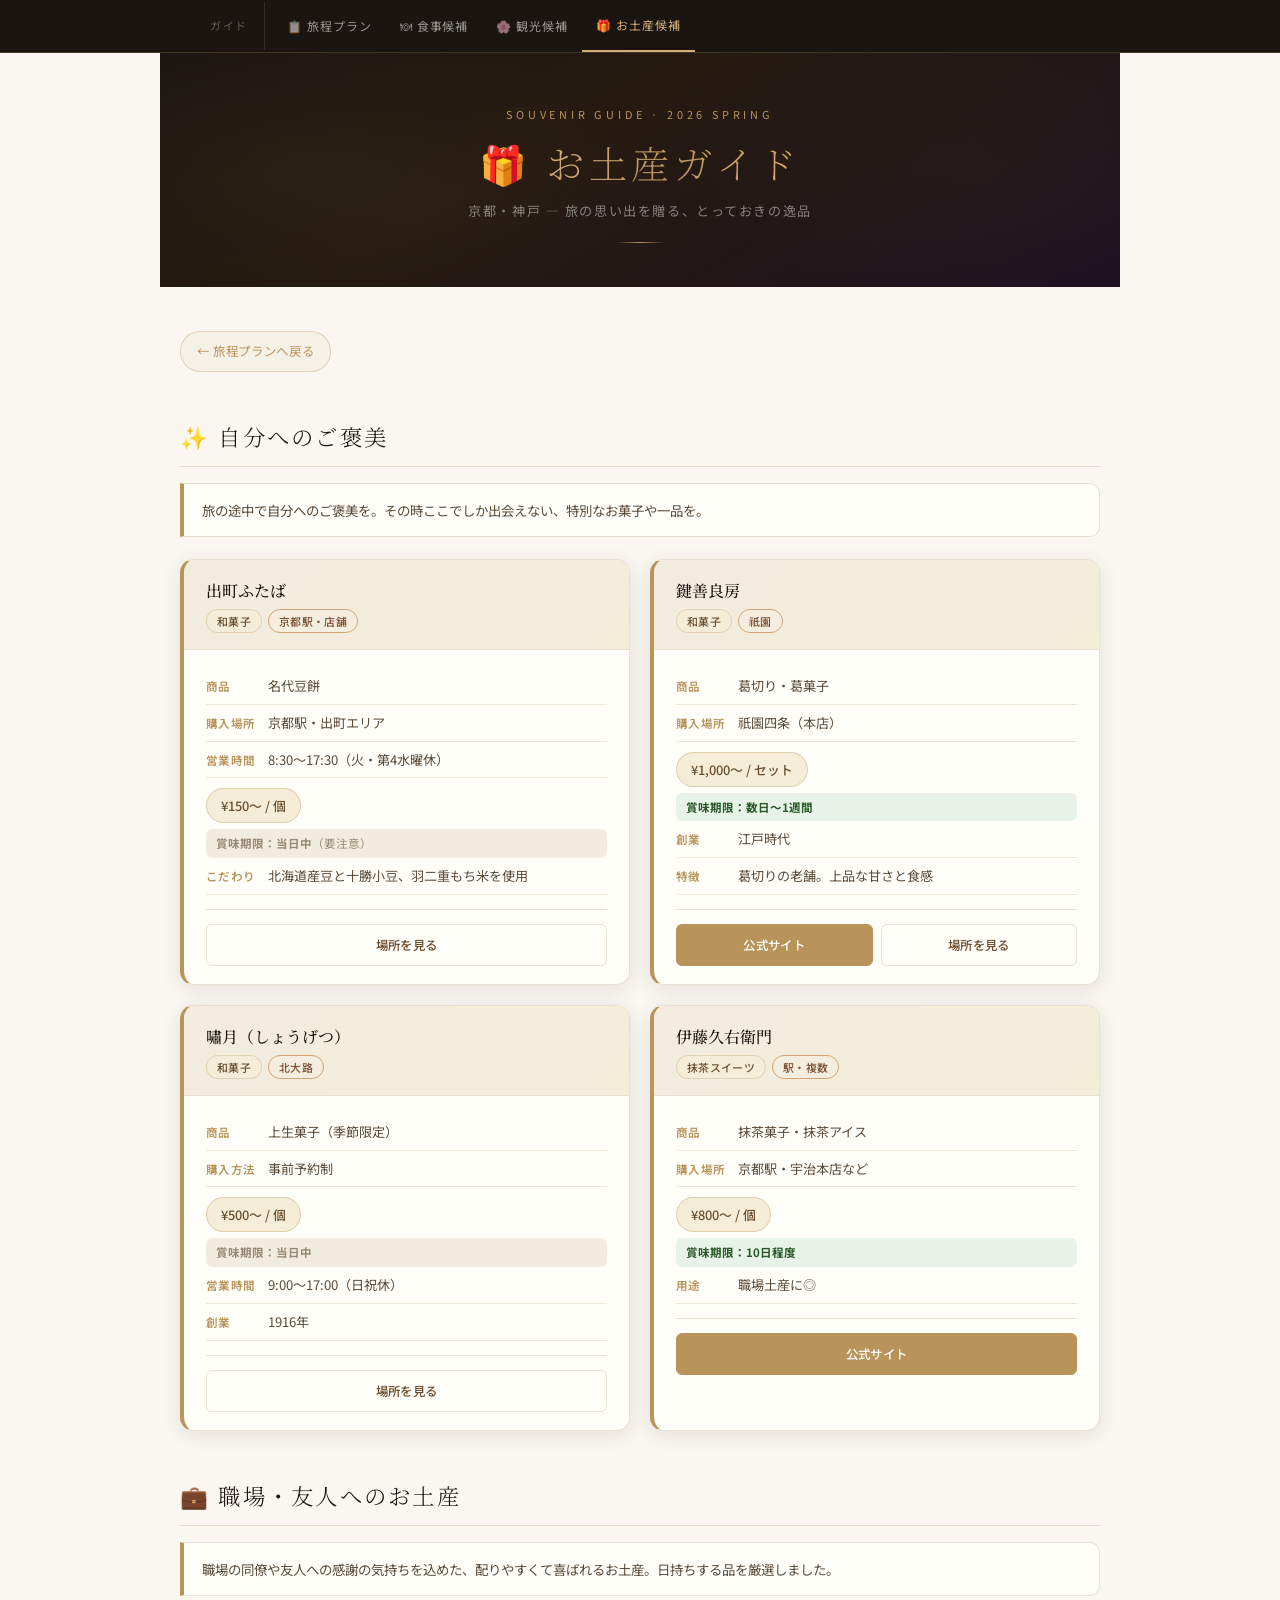
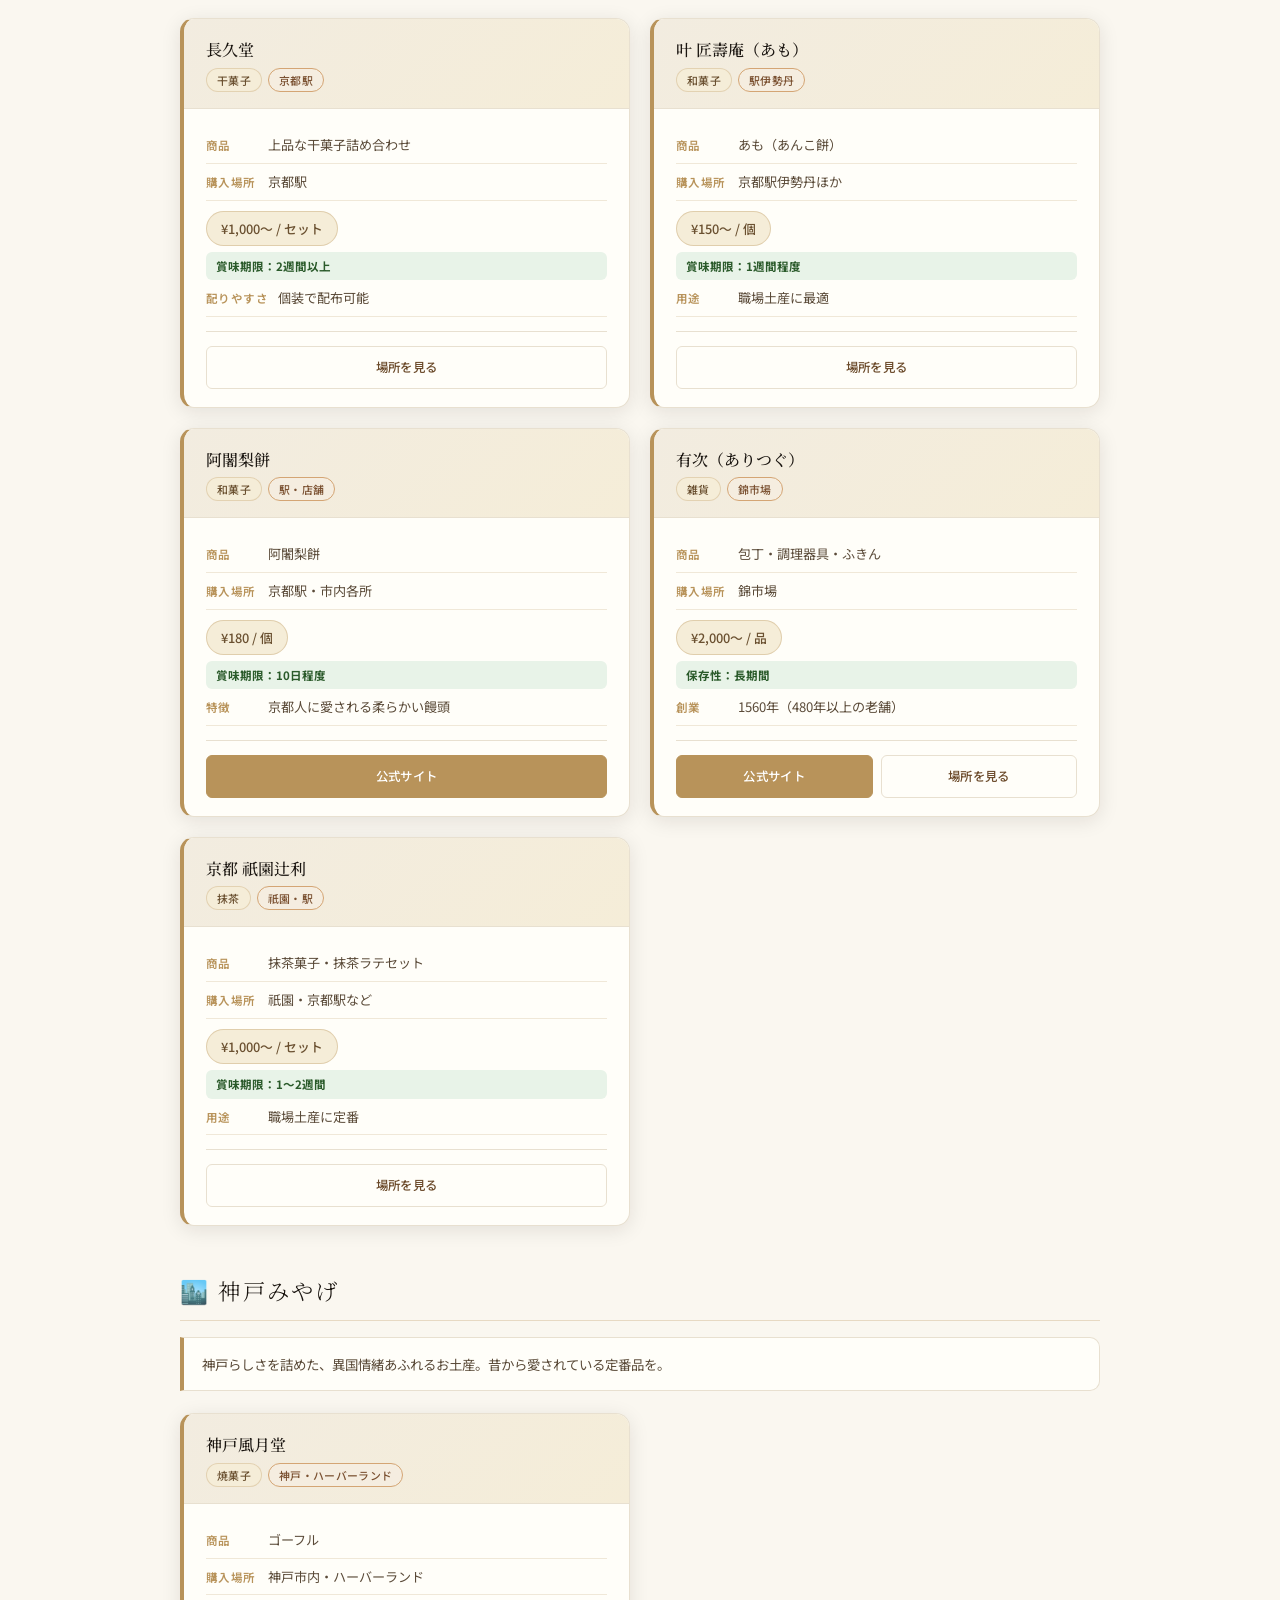
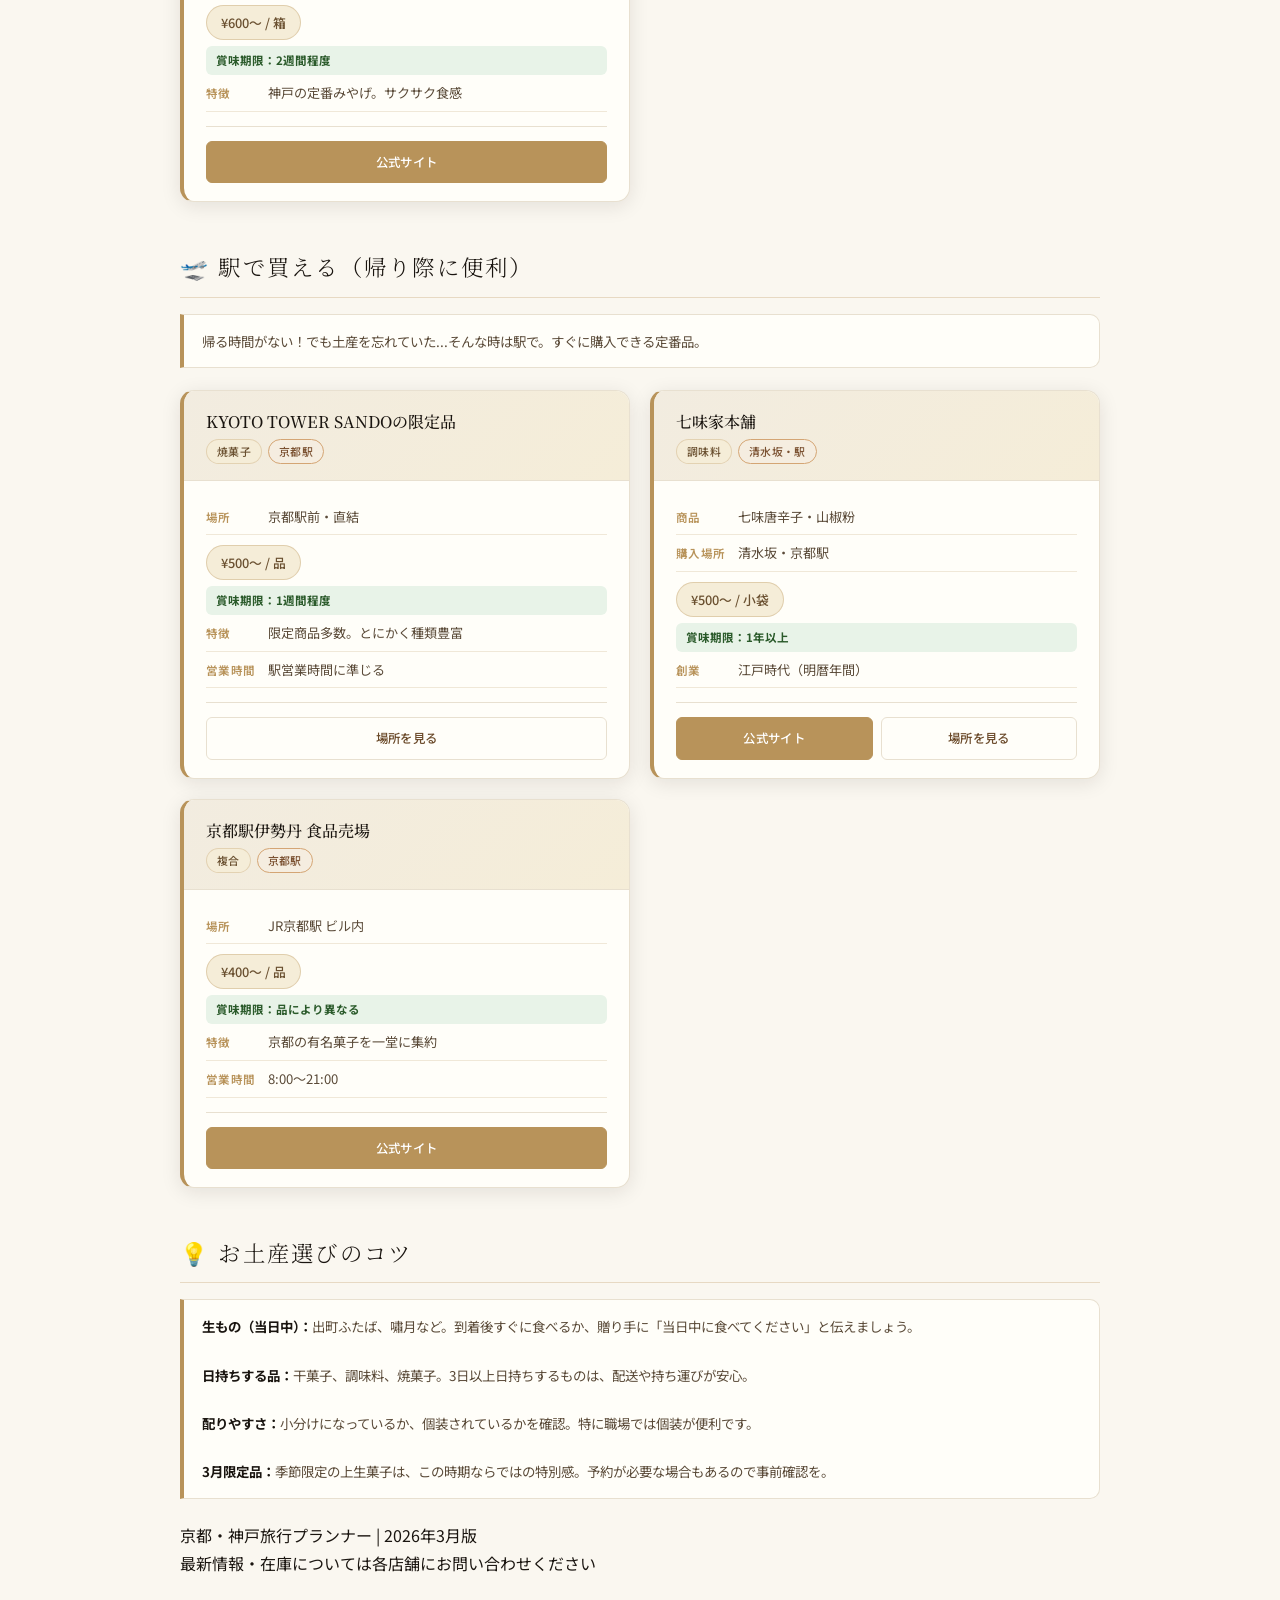
<file: omiyage.html>
<!DOCTYPE html>
<html lang="ja">
<head>
    <meta charset="UTF-8">
    <meta name="viewport" content="width=device-width, initial-scale=1.0">
    <title>お土産ガイド — 春の京都旅 2026</title>
    <link rel="stylesheet" href="style.css">
<style>
/* ── omiyage.html page-specific styles ── */
:root {
  --page-accent:      #b8935a;
  --page-accent-dark: #9a7540;
  --page-accent-pale: var(--gold-pale);
}

/* Container */
.container {
  max-width: 960px;
  margin: 0 auto;
  padding: 32px 20px 80px;
}

/* Section title */
.section-title {
  font-family: 'Noto Serif JP', serif;
  font-size: clamp(1.1rem, 2.5vw, 1.4rem);
  font-weight: 300;
  color: var(--ink);
  letter-spacing: .1em;
  margin-bottom: 16px;
  margin-top: 44px;
  padding-bottom: 10px;
  border-bottom: 1px solid rgba(184,147,90,.3);
  display: flex;
  align-items: center;
  gap: 10px;
}

/* Section intro */
.section-intro {
  background: var(--white);
  border: 1px solid var(--border);
  border-left: 4px solid var(--gold);
  border-radius: 0 10px 10px 0;
  padding: 14px 18px;
  margin-bottom: 22px;
  font-size: .84rem;
  color: #5a4a38;
  line-height: 1.8;
}
.section-intro strong { color: var(--ink); }

/* Omiyage card — extends shared .card */
.omiyage-card {
  border-left: 4px solid var(--gold);
  position: relative;
}
.omiyage-card.limited::before {
  content: '3月限定';
  position: absolute;
  top: 12px;
  right: 12px;
  background: var(--red);
  color: #fff;
  font-size: .62rem;
  font-weight: 600;
  padding: 3px 8px;
  border-radius: 10px;
  z-index: 5;
  letter-spacing: .04em;
}

.card-header { border-left: none; } /* Remove duplicate when inside omiyage-card */

/* Card category badge in header */
.card-category {
  font-size: .68rem;
  padding: 2px 10px;
  border-radius: 20px;
  font-weight: 500;
  display: inline-block;
  background: var(--gold-pale);
  color: #6a5030;
  border: 1px solid rgba(184,147,90,.3);
  margin-bottom: 8px;
}
.card-name {
  font-family: 'Noto Serif JP', serif;
  font-size: 1rem;
  font-weight: 500;
  color: var(--ink);
  margin-bottom: 3px;
  line-height: 1.4;
}
.card-subtitle {
  font-size: .76rem;
  color: #9a8a75;
  margin-bottom: 6px;
}
.badge-row { display: flex; flex-wrap: wrap; gap: 6px; margin-top: 6px; }

/* Badge variants */
.badge { font-size: .68rem; padding: 3px 10px; border-radius: 20px; font-weight: 500; display: inline-block; }
.badge.category { background: var(--gold-pale); color: #6a5030; border: 1px solid rgba(184,147,90,.3); }
.badge.location { background: #f5ede0; color: #7a5030; border: 1px solid #d4a574; }
.badge.usage    { background: #e8f3e8; color: #2a5a2a; border: 1px solid #90c090; }
.badge.limited  { background: #f8e8ec; color: var(--red); border: 1px solid #e0b0bc; }

/* Info rows */
.card-content { padding: 18px 22px; flex-grow: 1; display: flex; flex-direction: column; }
.info-row {
  display: flex;
  align-items: flex-start;
  gap: 10px;
  padding: 7px 0;
  border-bottom: 1px solid #f0e8d8;
  font-size: .82rem;
}
.info-row:last-of-type { border-bottom: none; }
.info-label {
  font-size: .72rem; color: var(--gold); font-weight: 600;
  letter-spacing: .04em; min-width: 52px; flex-shrink: 0; padding-top: 1px;
}
.info-value { color: #5a4a38; flex: 1; line-height: 1.65; }

/* Price tag */
.price-tag {
  display: inline-flex;
  align-items: center;
  gap: 6px;
  background: var(--gold-pale);
  border: 1px solid rgba(184,147,90,.35);
  border-radius: 20px;
  padding: 5px 14px;
  font-size: .8rem;
  color: #6a5030;
  font-weight: 500;
  margin-top: 10px;
  align-self: flex-start;
}

/* Shelf life */
.shelf-life {
  font-size: .72rem;
  color: #9a8a75;
  margin-top: 6px;
  padding: 4px 10px;
  background: var(--off);
  border-radius: 6px;
  display: inline-block;
}
.shelf-life.long { background: #e8f3e8; color: #2a5a2a; }

/* Highlight */
.highlight {
  background: linear-gradient(135deg, var(--gold-pale), #faf0e0);
  border: 1px solid rgba(184,147,90,.25);
  border-left: 3px solid var(--gold);
  border-radius: 0 8px 8px 0;
  padding: 10px 14px;
  margin-top: 12px;
  font-size: .8rem;
  color: #5a4020;
  line-height: 1.75;
}
.highlight strong { color: var(--umber); }

/* Cards grid */
.cards-grid {
  display: grid;
  grid-template-columns: repeat(auto-fill, minmax(300px, 1fr));
  gap: 20px;
  margin-bottom: 36px;
}

/* Action buttons */
.action-buttons {
  display: flex;
  gap: 8px;
  flex-wrap: wrap;
  margin-top: 14px;
  padding-top: 14px;
  border-top: 1px solid var(--border);
}
.btn {
  flex: 1; min-width: 100px; padding: 9px 16px;
  border-radius: 6px; font-size: .78rem; font-weight: 500;
  text-decoration: none; text-align: center; cursor: pointer;
  transition: all .2s; border: 1.5px solid var(--gold);
  background: transparent; color: #6a5030;
  font-family: 'Noto Sans JP', sans-serif; display: inline-block;
}
.btn:hover { background: var(--gold); color: #fff; transform: translateY(-1px); }
.btn-primary { background: var(--gold); color: #fff; border-color: var(--gold); }
.btn-primary:hover { background: var(--gold-lt); border-color: var(--gold-lt); }
.btn-secondary { background: transparent; color: var(--umber); border-color: var(--border); }
.btn-secondary:hover { background: var(--off); border-color: var(--gold); color: var(--gold); }

/* Card footer */
.card-footer {
  display: flex;
  flex-direction: column;
  gap: 8px;
  margin-top: auto;
}

/* Responsive */
@media(max-width:640px) {
  .container { padding: 18px 14px 60px; }
  .cards-grid { grid-template-columns: 1fr; gap: 14px; }
  .section-title { font-size: .96rem; }
  .card-content { padding: 14px 16px; }
}
</style>
</head>
<body>
    <nav class="site-nav">
      <div class="site-nav-inner">
        <span class="nav-label">ガイド</span>
        <a href="index.html"   class="nav-link">📋 旅程プラン</a>
        <a href="food.html"    class="nav-link">🍽 食事候補</a>
        <a href="leisure.html" class="nav-link">🌸 観光候補</a>
        <a href="omiyage.html" class="nav-link active">🎁 お土産候補</a>
      </div>
    </nav>
    <div class="container">
        <header class="page-hero" style="margin:-32px -20px 36px;border-radius:0;">
          <div class="page-hero-inner">
            <span class="page-hero-eyebrow">Souvenir Guide · 2026 Spring</span>
            <h1 class="page-hero-title">🎁 <em>お土産ガイド</em></h1>
            <p class="page-hero-subtitle">京都・神戸 — 旅の思い出を贈る、とっておきの逸品</p>
            <div class="page-hero-divider"></div>
          </div>
        </header>

        <a href="index.html" class="back-button">← 旅程プランへ戻る</a>

        <h2 class="section-title">✨ 自分へのご褒美</h2>
        <div class="section-intro">
            <p>旅の途中で自分へのご褒美を。その時ここでしか出会えない、特別なお菓子や一品を。</p>
        </div>

        <div class="cards-grid">
            <!-- 出町ふたば 豆餅 -->
            <div class="omiyage-card">
                <div class="card-header">
                    <h3 class="card-title">出町ふたば</h3>
                    <div class="badge-row">
                        <span class="badge category">和菓子</span>
                        <span class="badge location">京都駅・店舗</span>
                    </div>
                </div>
                <div class="card-content">
                    <div class="info-row">
                        <span class="info-label">商品</span>
                        <span class="info-value">名代豆餅</span>
                    </div>
                    <div class="info-row">
                        <span class="info-label">購入場所</span>
                        <span class="info-value">京都駅・出町エリア</span>
                    </div>
                    <div class="info-row">
                        <span class="info-label">営業時間</span>
                        <span class="info-value">8:30〜17:30（火・第4水曜休）</span>
                    </div>
                    <div class="price-tag">¥150〜 / 個</div>
                    <div class="shelf-life">
                        <strong>賞味期限：当日中</strong>（要注意）
                    </div>
                    <div class="info-row">
                        <span class="info-label">こだわり</span>
                        <span class="info-value">北海道産豆と十勝小豆、羽二重もち米を使用</span>
                    </div>
                    <div class="action-buttons">
                        <a href="https://maps.google.com/maps/search/出町ふたば京都" class="btn btn-secondary">場所を見る</a>
                    </div>
                </div>
            </div>

            <!-- 鍵善良房 葛切り -->
            <div class="omiyage-card">
                <div class="card-header">
                    <h3 class="card-title">鍵善良房</h3>
                    <div class="badge-row">
                        <span class="badge category">和菓子</span>
                        <span class="badge location">祇園</span>
                    </div>
                </div>
                <div class="card-content">
                    <div class="info-row">
                        <span class="info-label">商品</span>
                        <span class="info-value">葛切り・葛菓子</span>
                    </div>
                    <div class="info-row">
                        <span class="info-label">購入場所</span>
                        <span class="info-value">祇園四条（本店）</span>
                    </div>
                    <div class="price-tag">¥1,000〜 / セット</div>
                    <div class="shelf-life long">
                        <strong>賞味期限：数日〜1週間</strong>
                    </div>
                    <div class="info-row">
                        <span class="info-label">創業</span>
                        <span class="info-value">江戸時代</span>
                    </div>
                    <div class="info-row">
                        <span class="info-label">特徴</span>
                        <span class="info-value">葛切りの老舗。上品な甘さと食感</span>
                    </div>
                    <div class="action-buttons">
                        <a href="https://www.kagizen.co.jp/" target="_blank" class="btn btn-primary">公式サイト</a>
                        <a href="https://maps.google.com/maps/search/鍵善良房祇園" class="btn btn-secondary">場所を見る</a>
                    </div>
                </div>
            </div>

            <!-- 嘯月 上生菓子 -->
            <div class="omiyage-card">
                <div class="card-header">
                    <h3 class="card-title">嘯月（しょうげつ）</h3>
                    <div class="badge-row">
                        <span class="badge category">和菓子</span>
                        <span class="badge location">北大路</span>
                    </div>
                </div>
                <div class="card-content">
                    <div class="info-row">
                        <span class="info-label">商品</span>
                        <span class="info-value">上生菓子（季節限定）</span>
                    </div>
                    <div class="info-row">
                        <span class="info-label">購入方法</span>
                        <span class="info-value">事前予約制</span>
                    </div>
                    <div class="price-tag">¥500〜 / 個</div>
                    <div class="shelf-life">
                        <strong>賞味期限：当日中</strong>
                    </div>
                    <div class="info-row">
                        <span class="info-label">営業時間</span>
                        <span class="info-value">9:00〜17:00（日祝休）</span>
                    </div>
                    <div class="info-row">
                        <span class="info-label">創業</span>
                        <span class="info-value">1916年</span>
                    </div>
                    <div class="action-buttons">
                        <a href="https://maps.google.com/maps/search/嘯月京都" class="btn btn-secondary">場所を見る</a>
                    </div>
                </div>
            </div>

            <!-- 伊藤久右衛門 抹茶 -->
            <div class="omiyage-card">
                <div class="card-header">
                    <h3 class="card-title">伊藤久右衛門</h3>
                    <div class="badge-row">
                        <span class="badge category">抹茶スイーツ</span>
                        <span class="badge location">駅・複数</span>
                    </div>
                </div>
                <div class="card-content">
                    <div class="info-row">
                        <span class="info-label">商品</span>
                        <span class="info-value">抹茶菓子・抹茶アイス</span>
                    </div>
                    <div class="info-row">
                        <span class="info-label">購入場所</span>
                        <span class="info-value">京都駅・宇治本店など</span>
                    </div>
                    <div class="price-tag">¥800〜 / 個</div>
                    <div class="shelf-life long">
                        <strong>賞味期限：10日程度</strong>
                    </div>
                    <div class="info-row">
                        <span class="info-label">用途</span>
                        <span class="info-value">職場土産に◎</span>
                    </div>
                    <div class="action-buttons">
                        <a href="https://www.itohkyuemon.co.jp/" target="_blank" class="btn btn-primary">公式サイト</a>
                    </div>
                </div>
            </div>
        </div>

        <h2 class="section-title">💼 職場・友人へのお土産</h2>
        <div class="section-intro">
            <p>職場の同僚や友人への感謝の気持ちを込めた、配りやすくて喜ばれるお土産。日持ちする品を厳選しました。</p>
        </div>

        <div class="cards-grid">
            <!-- 長久堂 干菓子 -->
            <div class="omiyage-card">
                <div class="card-header">
                    <h3 class="card-title">長久堂</h3>
                    <div class="badge-row">
                        <span class="badge category">干菓子</span>
                        <span class="badge location">京都駅</span>
                    </div>
                </div>
                <div class="card-content">
                    <div class="info-row">
                        <span class="info-label">商品</span>
                        <span class="info-value">上品な干菓子詰め合わせ</span>
                    </div>
                    <div class="info-row">
                        <span class="info-label">購入場所</span>
                        <span class="info-value">京都駅</span>
                    </div>
                    <div class="price-tag">¥1,000〜 / セット</div>
                    <div class="shelf-life long">
                        <strong>賞味期限：2週間以上</strong>
                    </div>
                    <div class="info-row">
                        <span class="info-label">配りやすさ</span>
                        <span class="info-value">個装で配布可能</span>
                    </div>
                    <div class="action-buttons">
                        <a href="https://maps.google.com/maps/search/長久堂京都駅" class="btn btn-secondary">場所を見る</a>
                    </div>
                </div>
            </div>

            <!-- 叶 匠壽庵 -->
            <div class="omiyage-card">
                <div class="card-header">
                    <h3 class="card-title">叶 匠壽庵（あも）</h3>
                    <div class="badge-row">
                        <span class="badge category">和菓子</span>
                        <span class="badge location">駅伊勢丹</span>
                    </div>
                </div>
                <div class="card-content">
                    <div class="info-row">
                        <span class="info-label">商品</span>
                        <span class="info-value">あも（あんこ餅）</span>
                    </div>
                    <div class="info-row">
                        <span class="info-label">購入場所</span>
                        <span class="info-value">京都駅伊勢丹ほか</span>
                    </div>
                    <div class="price-tag">¥150〜 / 個</div>
                    <div class="shelf-life long">
                        <strong>賞味期限：1週間程度</strong>
                    </div>
                    <div class="info-row">
                        <span class="info-label">用途</span>
                        <span class="info-value">職場土産に最適</span>
                    </div>
                    <div class="action-buttons">
                        <a href="https://maps.google.com/maps/search/叶匠壽庵京都駅" class="btn btn-secondary">場所を見る</a>
                    </div>
                </div>
            </div>

            <!-- 阿闍梨餅 -->
            <div class="omiyage-card">
                <div class="card-header">
                    <h3 class="card-title">阿闍梨餅</h3>
                    <div class="badge-row">
                        <span class="badge category">和菓子</span>
                        <span class="badge location">駅・店舗</span>
                    </div>
                </div>
                <div class="card-content">
                    <div class="info-row">
                        <span class="info-label">商品</span>
                        <span class="info-value">阿闍梨餅</span>
                    </div>
                    <div class="info-row">
                        <span class="info-label">購入場所</span>
                        <span class="info-value">京都駅・市内各所</span>
                    </div>
                    <div class="price-tag">¥180 / 個</div>
                    <div class="shelf-life long">
                        <strong>賞味期限：10日程度</strong>
                    </div>
                    <div class="info-row">
                        <span class="info-label">特徴</span>
                        <span class="info-value">京都人に愛される柔らかい饅頭</span>
                    </div>
                    <div class="action-buttons">
                        <a href="http://www.ajyarimochi.com/" target="_blank" class="btn btn-primary">公式サイト</a>
                    </div>
                </div>
            </div>

            <!-- 有次 料理道具 -->
            <div class="omiyage-card">
                <div class="card-header">
                    <h3 class="card-title">有次（ありつぐ）</h3>
                    <div class="badge-row">
                        <span class="badge category">雑貨</span>
                        <span class="badge location">錦市場</span>
                    </div>
                </div>
                <div class="card-content">
                    <div class="info-row">
                        <span class="info-label">商品</span>
                        <span class="info-value">包丁・調理器具・ふきん</span>
                    </div>
                    <div class="info-row">
                        <span class="info-label">購入場所</span>
                        <span class="info-value">錦市場</span>
                    </div>
                    <div class="price-tag">¥2,000〜 / 品</div>
                    <div class="shelf-life long">
                        <strong>保存性：長期間</strong>
                    </div>
                    <div class="info-row">
                        <span class="info-label">創業</span>
                        <span class="info-value">1560年（480年以上の老舗）</span>
                    </div>
                    <div class="action-buttons">
                        <a href="https://www.aritsugu.jp/" target="_blank" class="btn btn-primary">公式サイト</a>
                        <a href="https://maps.google.com/maps/search/有次錦市場京都" class="btn btn-secondary">場所を見る</a>
                    </div>
                </div>
            </div>

            <!-- 京都 祇園辻利 -->
            <div class="omiyage-card">
                <div class="card-header">
                    <h3 class="card-title">京都 祇園辻利</h3>
                    <div class="badge-row">
                        <span class="badge category">抹茶</span>
                        <span class="badge location">祇園・駅</span>
                    </div>
                </div>
                <div class="card-content">
                    <div class="info-row">
                        <span class="info-label">商品</span>
                        <span class="info-value">抹茶菓子・抹茶ラテセット</span>
                    </div>
                    <div class="info-row">
                        <span class="info-label">購入場所</span>
                        <span class="info-value">祇園・京都駅など</span>
                    </div>
                    <div class="price-tag">¥1,000〜 / セット</div>
                    <div class="shelf-life long">
                        <strong>賞味期限：1〜2週間</strong>
                    </div>
                    <div class="info-row">
                        <span class="info-label">用途</span>
                        <span class="info-value">職場土産に定番</span>
                    </div>
                    <div class="action-buttons">
                        <a href="https://maps.google.com/maps/search/祇園辻利京都" class="btn btn-secondary">場所を見る</a>
                    </div>
                </div>
            </div>
        </div>

        <h2 class="section-title">🏙️ 神戸みやげ</h2>
        <div class="section-intro">
            <p>神戸らしさを詰めた、異国情緒あふれるお土産。昔から愛されている定番品を。</p>
        </div>

        <div class="cards-grid">
            <!-- 神戸風月堂 ゴーフル -->
            <div class="omiyage-card">
                <div class="card-header">
                    <h3 class="card-title">神戸風月堂</h3>
                    <div class="badge-row">
                        <span class="badge category">焼菓子</span>
                        <span class="badge location">神戸・ハーバーランド</span>
                    </div>
                </div>
                <div class="card-content">
                    <div class="info-row">
                        <span class="info-label">商品</span>
                        <span class="info-value">ゴーフル</span>
                    </div>
                    <div class="info-row">
                        <span class="info-label">購入場所</span>
                        <span class="info-value">神戸市内・ハーバーランド</span>
                    </div>
                    <div class="price-tag">¥600〜 / 箱</div>
                    <div class="shelf-life long">
                        <strong>賞味期限：2週間程度</strong>
                    </div>
                    <div class="info-row">
                        <span class="info-label">特徴</span>
                        <span class="info-value">神戸の定番みやげ。サクサク食感</span>
                    </div>
                    <div class="action-buttons">
                        <a href="https://www.kobe-fugetsudo.co.jp/" target="_blank" class="btn btn-primary">公式サイト</a>
                    </div>
                </div>
            </div>
        </div>

        <h2 class="section-title">🛫 駅で買える（帰り際に便利）</h2>
        <div class="section-intro">
            <p>帰る時間がない！でも土産を忘れていた...そんな時は駅で。すぐに購入できる定番品。</p>
        </div>

        <div class="cards-grid">
            <!-- KYOTO TOWER SANDO -->
            <div class="omiyage-card">
                <div class="card-header">
                    <h3 class="card-title">KYOTO TOWER SANDOの限定品</h3>
                    <div class="badge-row">
                        <span class="badge category">焼菓子</span>
                        <span class="badge location">京都駅</span>
                    </div>
                </div>
                <div class="card-content">
                    <div class="info-row">
                        <span class="info-label">場所</span>
                        <span class="info-value">京都駅前・直結</span>
                    </div>
                    <div class="price-tag">¥500〜 / 品</div>
                    <div class="shelf-life long">
                        <strong>賞味期限：1週間程度</strong>
                    </div>
                    <div class="info-row">
                        <span class="info-label">特徴</span>
                        <span class="info-value">限定商品多数。とにかく種類豊富</span>
                    </div>
                    <div class="info-row">
                        <span class="info-label">営業時間</span>
                        <span class="info-value">駅営業時間に準じる</span>
                    </div>
                    <div class="action-buttons">
                        <a href="https://maps.google.com/maps/search/KYOTOSANDO京都駅" class="btn btn-secondary">場所を見る</a>
                    </div>
                </div>
            </div>

            <!-- 七味家本舗 小分け -->
            <div class="omiyage-card">
                <div class="card-header">
                    <h3 class="card-title">七味家本舗</h3>
                    <div class="badge-row">
                        <span class="badge category">調味料</span>
                        <span class="badge location">清水坂・駅</span>
                    </div>
                </div>
                <div class="card-content">
                    <div class="info-row">
                        <span class="info-label">商品</span>
                        <span class="info-value">七味唐辛子・山椒粉</span>
                    </div>
                    <div class="info-row">
                        <span class="info-label">購入場所</span>
                        <span class="info-value">清水坂・京都駅</span>
                    </div>
                    <div class="price-tag">¥500〜 / 小袋</div>
                    <div class="shelf-life long">
                        <strong>賞味期限：1年以上</strong>
                    </div>
                    <div class="info-row">
                        <span class="info-label">創業</span>
                        <span class="info-value">江戸時代（明暦年間）</span>
                    </div>
                    <div class="action-buttons">
                        <a href="https://www.shichimiya.co.jp/" target="_blank" class="btn btn-primary">公式サイト</a>
                        <a href="https://maps.google.com/maps/search/七味家本舗京都" class="btn btn-secondary">場所を見る</a>
                    </div>
                </div>
            </div>

            <!-- 京都駅伊勢丹食品 -->
            <div class="omiyage-card">
                <div class="card-header">
                    <h3 class="card-title">京都駅伊勢丹 食品売場</h3>
                    <div class="badge-row">
                        <span class="badge category">複合</span>
                        <span class="badge location">京都駅</span>
                    </div>
                </div>
                <div class="card-content">
                    <div class="info-row">
                        <span class="info-label">場所</span>
                        <span class="info-value">JR京都駅 ビル内</span>
                    </div>
                    <div class="price-tag">¥400〜 / 品</div>
                    <div class="shelf-life long">
                        <strong>賞味期限：品により異なる</strong>
                    </div>
                    <div class="info-row">
                        <span class="info-label">特徴</span>
                        <span class="info-value">京都の有名菓子を一堂に集約</span>
                    </div>
                    <div class="info-row">
                        <span class="info-label">営業時間</span>
                        <span class="info-value">8:00〜21:00</span>
                    </div>
                    <div class="action-buttons">
                        <a href="https://www.mistore.jp/store/kyoto/" target="_blank" class="btn btn-primary">公式サイト</a>
                    </div>
                </div>
            </div>
        </div>

        <h2 class="section-title">💡 お土産選びのコツ</h2>
        <div class="section-intro">
            <p>
                <strong>生もの（当日中）：</strong>出町ふたば、嘯月など。到着後すぐに食べるか、贈り手に「当日中に食べてください」と伝えましょう。<br><br>
                <strong>日持ちする品：</strong>干菓子、調味料、焼菓子。3日以上日持ちするものは、配送や持ち運びが安心。<br><br>
                <strong>配りやすさ：</strong>小分けになっているか、個装されているかを確認。特に職場では個装が便利です。<br><br>
                <strong>3月限定品：</strong>季節限定の上生菓子は、この時期ならではの特別感。予約が必要な場合もあるので事前確認を。
            </p>
        </div>

        <footer>
            <p>京都・神戸旅行プランナー | 2026年3月版</p>
            <p>最新情報・在庫については各店舗にお問い合わせください</p>
        </footer>
    </div>

    <script>
        // ページ内スクロール効果
        document.querySelectorAll('a[href^="#"]').forEach(anchor => {
            anchor.addEventListener('click', function (e) {
                const href = this.getAttribute('href');
                if (href !== '#') {
                    e.preventDefault();
                    const target = document.querySelector(href);
                    if (target) {
                        target.scrollIntoView({ behavior: 'smooth' });
                    }
                }
            });
        });
    </script>
</body>
</html>
</file>
<file: style.css>
/*
 * 春の京都 旅のしおり — 共通スタイルシート
 * style.css
 * 全ページ共通のデザイントークン・コンポーネントを定義
 */

/* ─── FONTS ─── */
@import url('https://fonts.googleapis.com/css2?family=Noto+Serif+JP:wght@200;300;400;500;700&family=Noto+Sans+JP:wght@300;400;500&family=Zen+Antique&display=swap');

/* ─── DESIGN TOKENS ─── */
:root {
  /* Core palette */
  --ink:        #1a1510;
  --gold:       #b8935a;
  --gold-lt:    #d4ae7a;
  --gold-pale:  #f5edd8;
  --cream:      #faf7f0;
  --off:        #f2ece0;
  --white:      #fffef9;
  --border:     #e8e0d0;

  /* Accent colors */
  --red:        #7a2030;
  --sage:       #4a6b4a;
  --blue:       #2a4a6b;
  --umber:      #6b4a2a;
  --amber:      #c49063;

  /* Day accent colors (index.html) */
  --d1: #6b3055;
  --d2: #2a4a70;
  --d3: #2d5e35;
  --d4: #7a5030;

  /* Shadows */
  --shadow:    0 4px 20px rgba(26,21,16,.10);
  --shadow-md: 0 8px 40px rgba(26,21,16,.13);
  --shadow-lg: 0 20px 80px rgba(26,21,16,.20);

  /* Page accent — overridden per page */
  --page-accent:      var(--gold);
  --page-accent-dark: #9a7540;
  --page-accent-pale: var(--gold-pale);
}

/* ─── RESET & BASE ─── */
*, *::before, *::after {
  box-sizing: border-box;
  margin: 0;
  padding: 0;
}

html { scroll-behavior: smooth; }

body {
  font-family: 'Noto Sans JP', sans-serif;
  background: var(--cream);
  color: var(--ink);
  line-height: 1.8;
  overflow-x: hidden;
}

/* ─── NAVIGATION ─── */
.site-nav {
  background: #1a1510;
  border-bottom: 1px solid rgba(184,147,90,.25);
  position: sticky;
  top: 0;
  z-index: 100;
}

.site-nav-inner {
  max-width: 900px;
  margin: 0 auto;
  padding: 0 20px;
  display: flex;
  align-items: center;
  gap: 0;
  overflow-x: auto;
  scrollbar-width: none;
}
.site-nav-inner::-webkit-scrollbar { display: none; }

.nav-label {
  font-size: .68rem;
  letter-spacing: .15em;
  color: rgba(255,255,255,.3);
  white-space: nowrap;
  padding: 14px 16px 14px 0;
  border-right: 1px solid rgba(255,255,255,.1);
  margin-right: 8px;
  flex-shrink: 0;
  font-family: 'Noto Sans JP', sans-serif;
}

.nav-link {
  text-decoration: none;
  padding: 14px 14px;
  font-size: .75rem;
  letter-spacing: .08em;
  color: rgba(255,255,255,.55);
  white-space: nowrap;
  flex-shrink: 0;
  transition: color .2s;
  font-family: 'Noto Sans JP', sans-serif;
}
.nav-link:hover { color: var(--gold-lt); }
.nav-link.active {
  color: var(--gold-lt);
  border-bottom: 2px solid var(--gold-lt);
}

/* ─── PAGE HERO (サブページ共通ヘッダー) ─── */
.page-hero {
  background: linear-gradient(150deg, #1a1510 0%, #261a10 40%, #1c1220 100%);
  padding: 52px 24px 44px;
  position: relative;
  overflow: hidden;
  text-align: center;
}
.page-hero::before {
  content: '';
  position: absolute;
  inset: 0;
  background:
    radial-gradient(ellipse 500px 200px at 15% 50%, rgba(184,147,90,.06) 0%, transparent 70%),
    radial-gradient(ellipse 400px 200px at 85% 50%, rgba(184,147,90,.04) 0%, transparent 70%);
}
.page-hero-inner {
  max-width: 700px;
  margin: 0 auto;
  position: relative;
}
.page-hero-eyebrow {
  font-size: .68rem;
  letter-spacing: .35em;
  color: var(--gold);
  text-transform: uppercase;
  margin-bottom: 14px;
  display: block;
  font-family: 'Noto Sans JP', sans-serif;
}
.page-hero-title {
  font-family: 'Noto Serif JP', serif;
  font-size: clamp(1.6rem, 4vw, 2.4rem);
  font-weight: 200;
  letter-spacing: .12em;
  color: #fff;
  margin-bottom: 12px;
  line-height: 1.3;
}
.page-hero-title em {
  font-style: normal;
  background: linear-gradient(135deg, var(--gold-lt) 0%, var(--gold) 50%, #e0b060 100%);
  -webkit-background-clip: text;
  -webkit-text-fill-color: transparent;
  background-clip: text;
}
.page-hero-subtitle {
  font-size: .82rem;
  letter-spacing: .12em;
  color: rgba(255,255,255,.45);
  margin-bottom: 20px;
  line-height: 1.7;
}
.page-hero-divider {
  width: 50px;
  height: 1px;
  background: linear-gradient(90deg, transparent, var(--gold), transparent);
  margin: 0 auto;
}

/* ─── CARD ─── */
.card,
.spot-card,
.omiyage-card {
  background: var(--white);
  border-radius: 14px;
  overflow: hidden;
  box-shadow: var(--shadow);
  border: 1px solid var(--border);
  display: flex;
  flex-direction: column;
  transition: transform .25s, box-shadow .25s;
}
.card:hover,
.spot-card:hover,
.omiyage-card:hover {
  transform: translateY(-3px);
  box-shadow: var(--shadow-md);
}

.card-header,
.spot-header {
  padding: 20px 22px 16px;
  background: linear-gradient(135deg, var(--off) 0%, var(--gold-pale) 100%);
  border-bottom: 1px solid var(--border);
  position: relative;
}

.card-title,
.spot-name,
.spot-title {
  font-family: 'Noto Serif JP', serif;
  font-size: 1rem;
  font-weight: 500;
  color: var(--ink);
  margin-bottom: 4px;
  line-height: 1.4;
}

.card-subtitle,
.spot-subtitle {
  font-size: .76rem;
  color: #9a8a75;
  letter-spacing: .05em;
  margin-bottom: 8px;
}

.card-body,
.card-content,
.spot-content {
  padding: 18px 22px;
  flex-grow: 1;
  display: flex;
  flex-direction: column;
}

/* ─── BADGE CONTAINER ─── */
.badge-container,
.badge-row {
  display: flex;
  flex-wrap: wrap;
  gap: 6px;
  margin-top: 8px;
}

/* ─── BADGE ─── */
.badge {
  font-size: .68rem;
  padding: 3px 10px;
  border-radius: 20px;
  font-weight: 500;
  display: inline-block;
  letter-spacing: .03em;
  line-height: 1.5;
}
/* Variants */
.badge-gold   { background: var(--gold-pale); color: #6a5030; border: 1px solid rgba(184,147,90,.35); }
.badge-red    { background: #f8e8ec;           color: var(--red); border: 1px solid #e0b0bc; }
.badge-green  { background: #e8f3e8;           color: #2a5a2a; border: 1px solid #90c090; }
.badge-blue   { background: #e8f0f8;           color: #2a4a70; border: 1px solid #a0c0e0; }
.badge-brown  { background: #f5ede0;           color: #7a5030; border: 1px solid #d4a574; }
.badge-star   { background: #fff8d0;           color: #8a6010; border: 1px solid #e8c060; }
.badge-purple { background: #f4eeff;           color: #6a2090; border: 1px solid #c090e0; }
.badge-amber  { background: #fff3e0;           color: #8a5010; border: 1px solid #d4a574; }

/* ─── INFO ITEM ─── */
.info-item,
.info-row {
  display: flex;
  align-items: flex-start;
  gap: 10px;
  padding: 8px 0;
  border-bottom: 1px solid #f0e8d8;
  font-size: .82rem;
}
.info-item:last-of-type,
.info-row:last-of-type { border-bottom: none; }

.info-icon,
.info-item > .icon {
  font-size: 1rem;
  min-width: 22px;
  text-align: center;
  opacity: .85;
  flex-shrink: 0;
  margin-top: 1px;
}
.info-label {
  font-size: .72rem;
  color: var(--gold);
  font-weight: 600;
  letter-spacing: .04em;
  min-width: 48px;
  flex-shrink: 0;
  padding-top: 2px;
}
.info-value {
  color: #5a4a38;
  flex: 1;
  line-height: 1.65;
}

/* ─── HIGHLIGHT & REC BOXES ─── */
.highlight-box,
.menu-highlight,
.highlight {
  background: linear-gradient(135deg, var(--gold-pale), #faf0e0);
  border: 1px solid rgba(184,147,90,.25);
  border-left: 3px solid var(--gold);
  border-radius: 0 8px 8px 0;
  padding: 10px 14px;
  margin-top: 12px;
  font-size: .8rem;
  color: #5a4020;
  line-height: 1.75;
}
.highlight-box strong,
.menu-highlight strong,
.highlight strong { color: var(--umber); }

.rec-box,
.recommendation {
  background: #f8f5f0;
  border: 1px solid #e8e0d0;
  border-radius: 8px;
  padding: 10px 14px;
  margin-top: 10px;
  font-size: .8rem;
  color: #6a5a45;
  line-height: 1.75;
}
.rec-box strong,
.recommendation strong { color: var(--ink); }

/* ─── BUTTON GROUP ─── */
.button-group,
.buttons,
.action-buttons {
  display: flex;
  gap: 8px;
  flex-wrap: wrap;
  margin-top: 14px;
  padding-top: 14px;
  border-top: 1px solid var(--border);
}

.btn {
  flex: 1;
  min-width: 100px;
  padding: 9px 16px;
  border-radius: 6px;
  font-size: .78rem;
  font-weight: 500;
  text-decoration: none;
  text-align: center;
  cursor: pointer;
  transition: all .2s;
  border: 1.5px solid var(--gold);
  background: transparent;
  color: #6a5030;
  letter-spacing: .03em;
  font-family: 'Noto Sans JP', sans-serif;
  display: inline-block;
}
.btn:hover {
  background: var(--gold);
  color: #fff;
  transform: translateY(-1px);
}
.btn-primary {
  background: var(--gold);
  color: #fff;
  border-color: var(--gold);
}
.btn-primary:hover {
  background: var(--gold-lt);
  border-color: var(--gold-lt);
  transform: translateY(-1px);
}
.btn-secondary {
  background: transparent;
  color: var(--umber);
  border-color: var(--border);
}
.btn-secondary:hover {
  background: var(--off);
  border-color: var(--gold);
  color: var(--gold);
  transform: translateY(-1px);
}

/* ─── CARDS GRID ─── */
.cards-grid {
  display: grid;
  grid-template-columns: repeat(auto-fill, minmax(300px, 1fr));
  gap: 20px;
  margin-bottom: 36px;
}

/* ─── PAGE CONTAINER ─── */
.page-container {
  max-width: 960px;
  margin: 0 auto;
  padding: 36px 20px 80px;
}

/* ─── SECTION TITLE ─── */
.section-title {
  font-family: 'Noto Serif JP', serif;
  font-size: clamp(1.1rem, 2.5vw, 1.5rem);
  font-weight: 300;
  color: var(--ink);
  letter-spacing: .1em;
  margin-bottom: 20px;
  padding-bottom: 12px;
  border-bottom: 1px solid rgba(184,147,90,.3);
  display: flex;
  align-items: center;
  gap: 10px;
}

/* ─── SECTION INTRO BOX ─── */
.section-intro {
  background: var(--white);
  border: 1px solid var(--border);
  border-left: 4px solid var(--gold);
  border-radius: 0 10px 10px 0;
  padding: 16px 20px;
  margin-bottom: 24px;
  font-size: .85rem;
  color: #5a4a38;
  line-height: 1.8;
}
.section-intro strong { color: var(--ink); }

/* ─── BACK LINK ─── */
.back-button {
  display: inline-flex;
  align-items: center;
  gap: 6px;
  font-size: .78rem;
  color: var(--gold);
  text-decoration: none;
  letter-spacing: .05em;
  padding: 8px 16px;
  border: 1px solid rgba(184,147,90,.35);
  border-radius: 20px;
  background: rgba(184,147,90,.06);
  transition: all .2s;
  margin-top: 8px;
}
.back-button:hover {
  background: rgba(184,147,90,.14);
  color: var(--gold-lt);
}

/* ─── RESPONSIVE ─── */
@media(max-width:640px) {
  /* Nav */
  .site-nav-inner { max-width: none; padding: 0 14px; }
  .nav-link { padding: 12px 10px; font-size: .7rem; }

  /* Page hero */
  .page-hero { padding: 36px 18px 30px; }
  .page-hero-title { font-size: 1.5rem; letter-spacing: .08em; }
  .page-hero-subtitle { font-size: .76rem; }

  /* Page container */
  .page-container { padding: 20px 14px 60px; }

  /* Cards grid */
  .cards-grid { grid-template-columns: 1fr; gap: 14px; margin-bottom: 24px; }

  /* Card */
  .card-header, .spot-header { padding: 16px 16px 13px; }
  .card-body, .card-content, .spot-content { padding: 14px 16px; }
  .card-title, .spot-name, .spot-title { font-size: .9rem; }
  .card-subtitle, .spot-subtitle { font-size: .72rem; }

  /* Badges */
  .badge { font-size: .63rem; padding: 2px 8px; }
  .badge-container, .badge-row { gap: 5px; }

  /* Info */
  .info-item, .info-row { font-size: .78rem; padding: 6px 0; gap: 8px; }
  .info-label { min-width: 42px; font-size: .68rem; }

  /* Buttons */
  .button-group, .buttons, .action-buttons { gap: 6px; margin-top: 12px; padding-top: 12px; }
  .btn { min-width: 80px; font-size: .72rem; padding: 7px 12px; }

  /* Section title */
  .section-title { font-size: 1rem; padding-bottom: 10px; margin-bottom: 14px; }
}

@media(max-width:375px) {
  .page-hero-title { font-size: 1.25rem; }
  .nav-link { padding: 11px 8px; font-size: .65rem; }
  .page-container { padding: 16px 12px 50px; }
}
</file>
